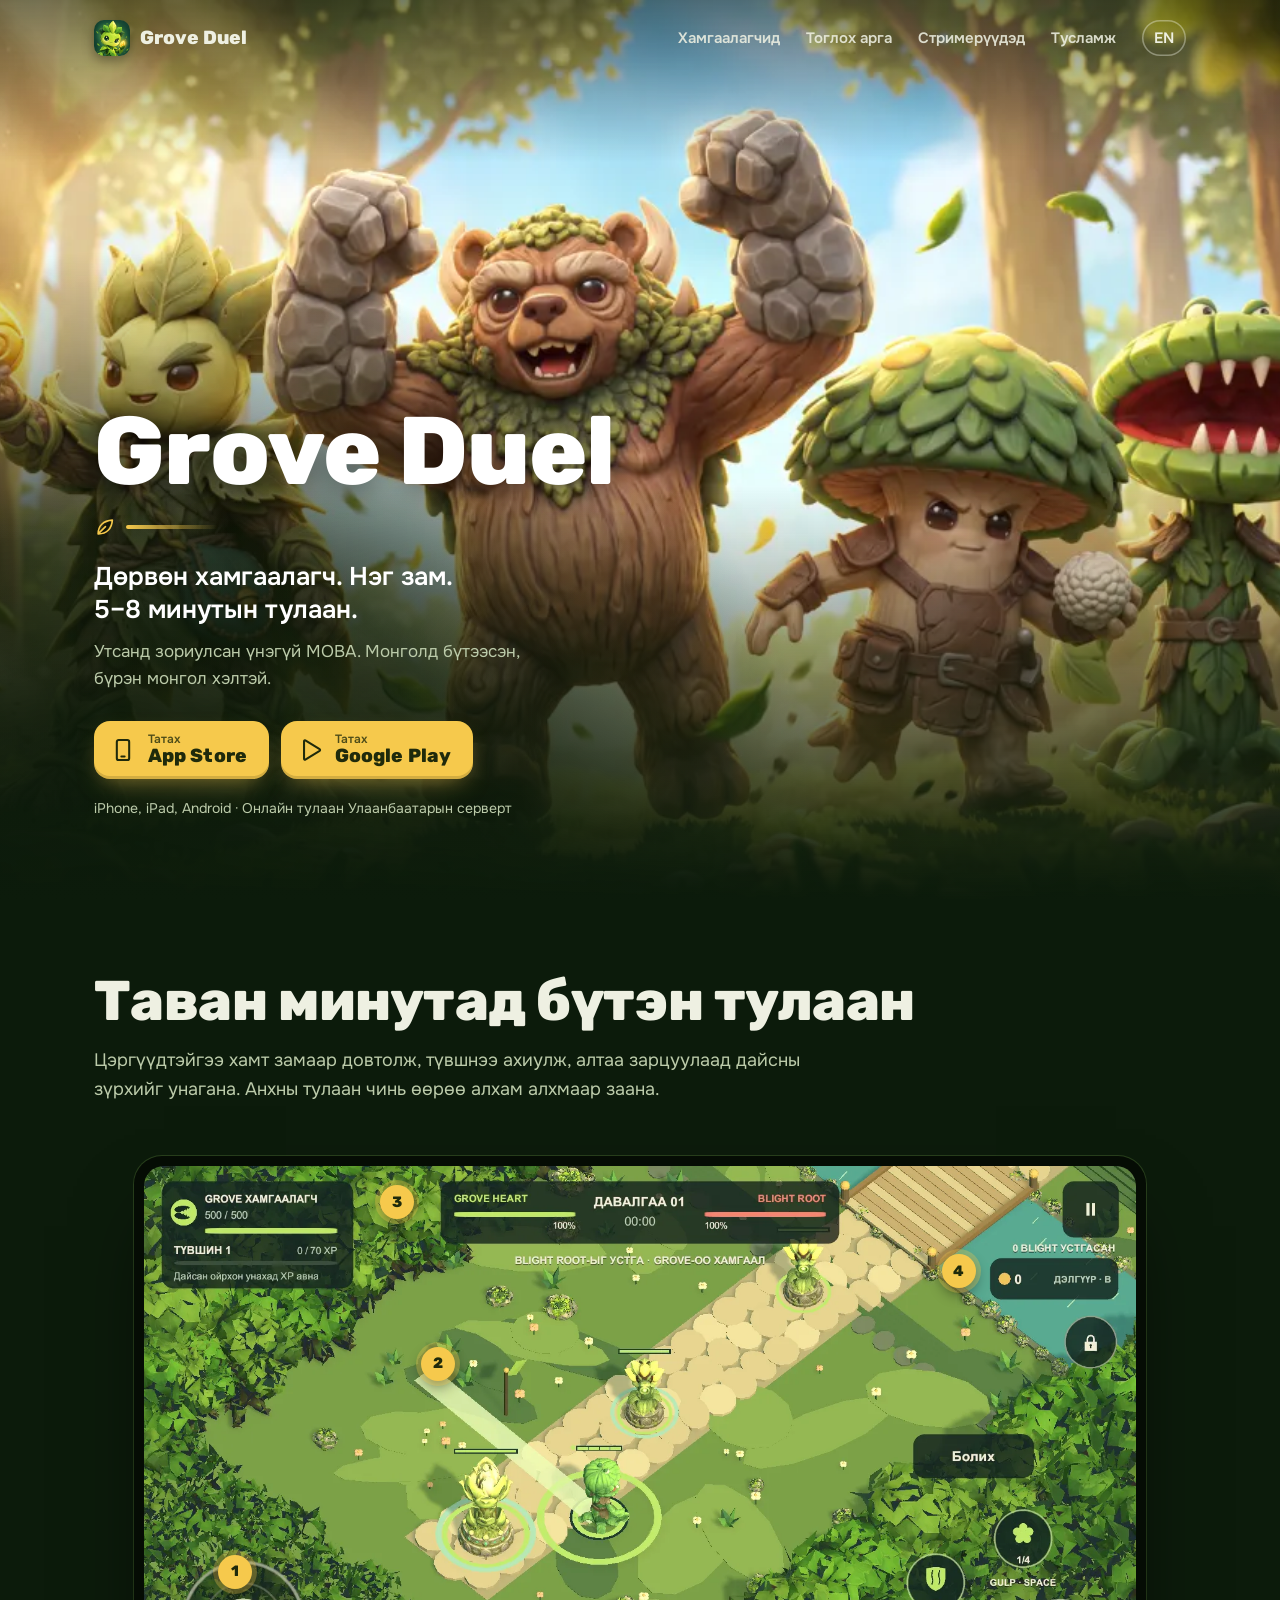
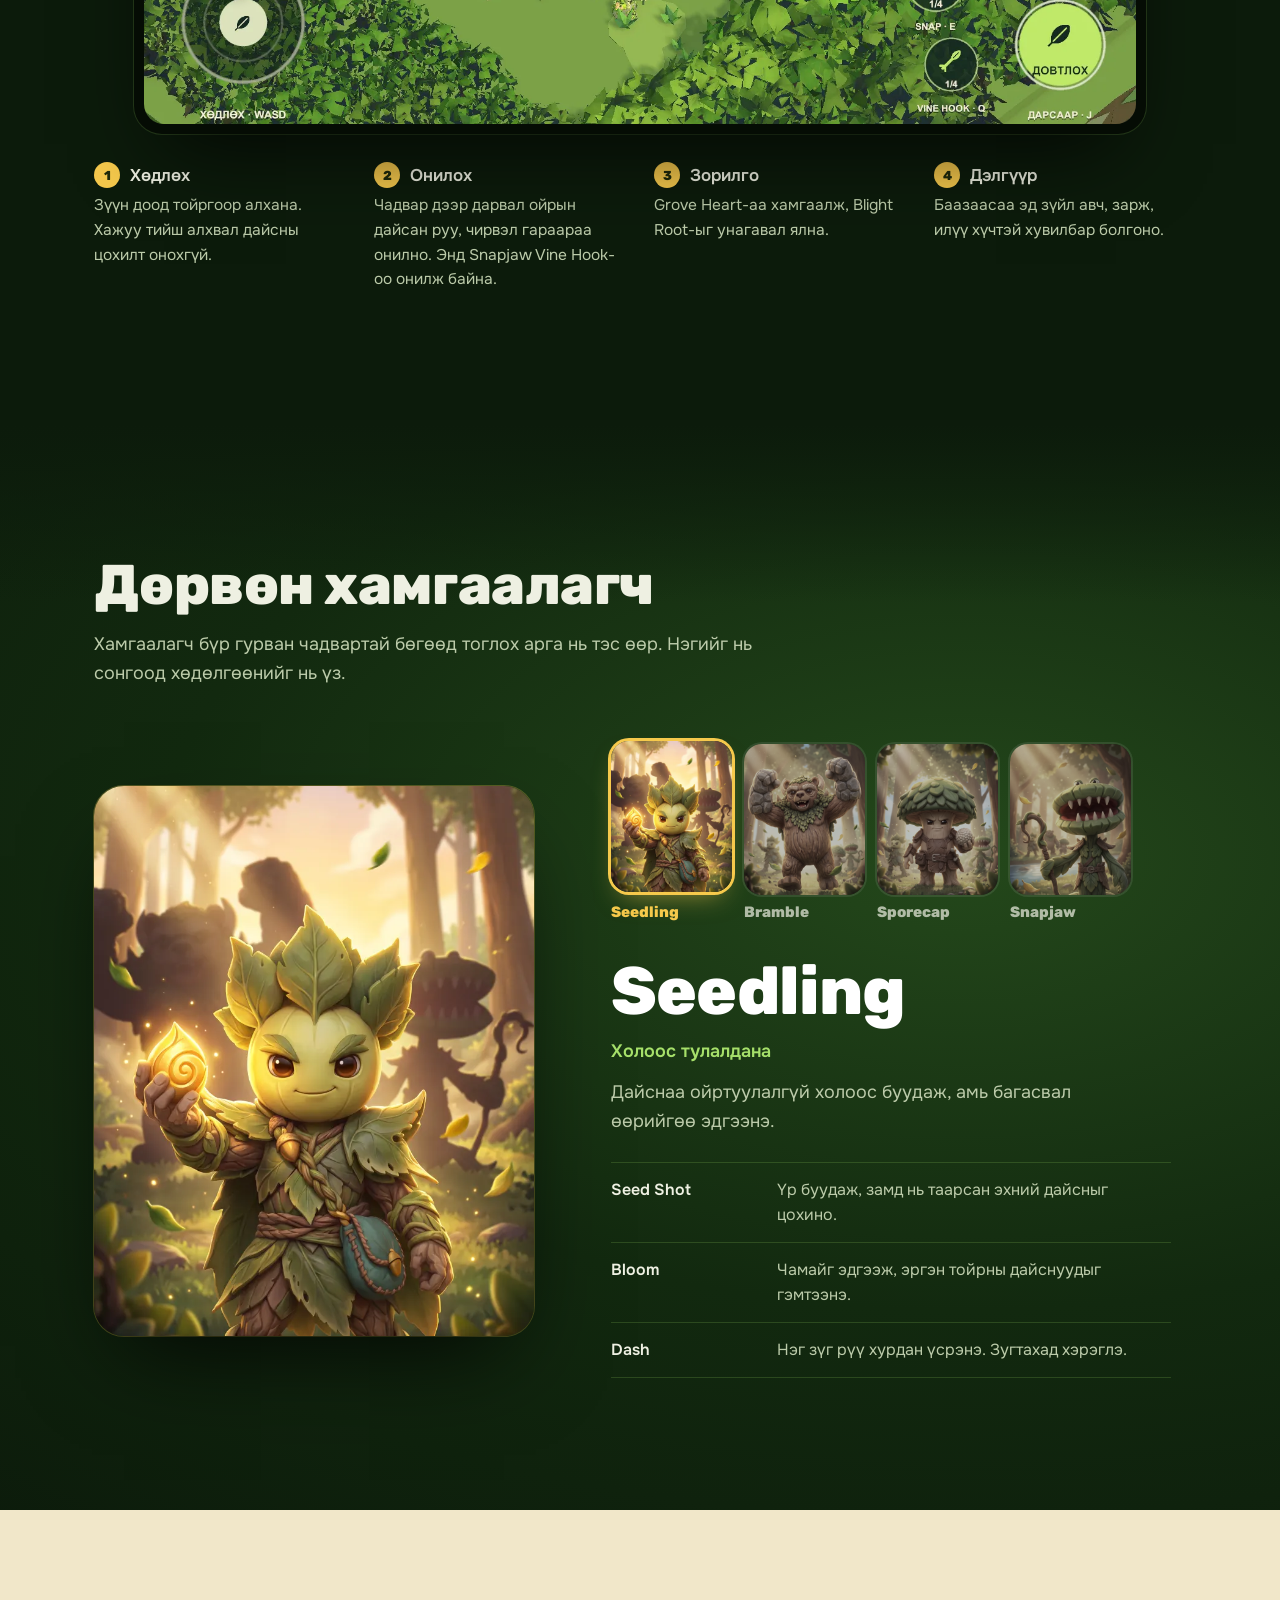
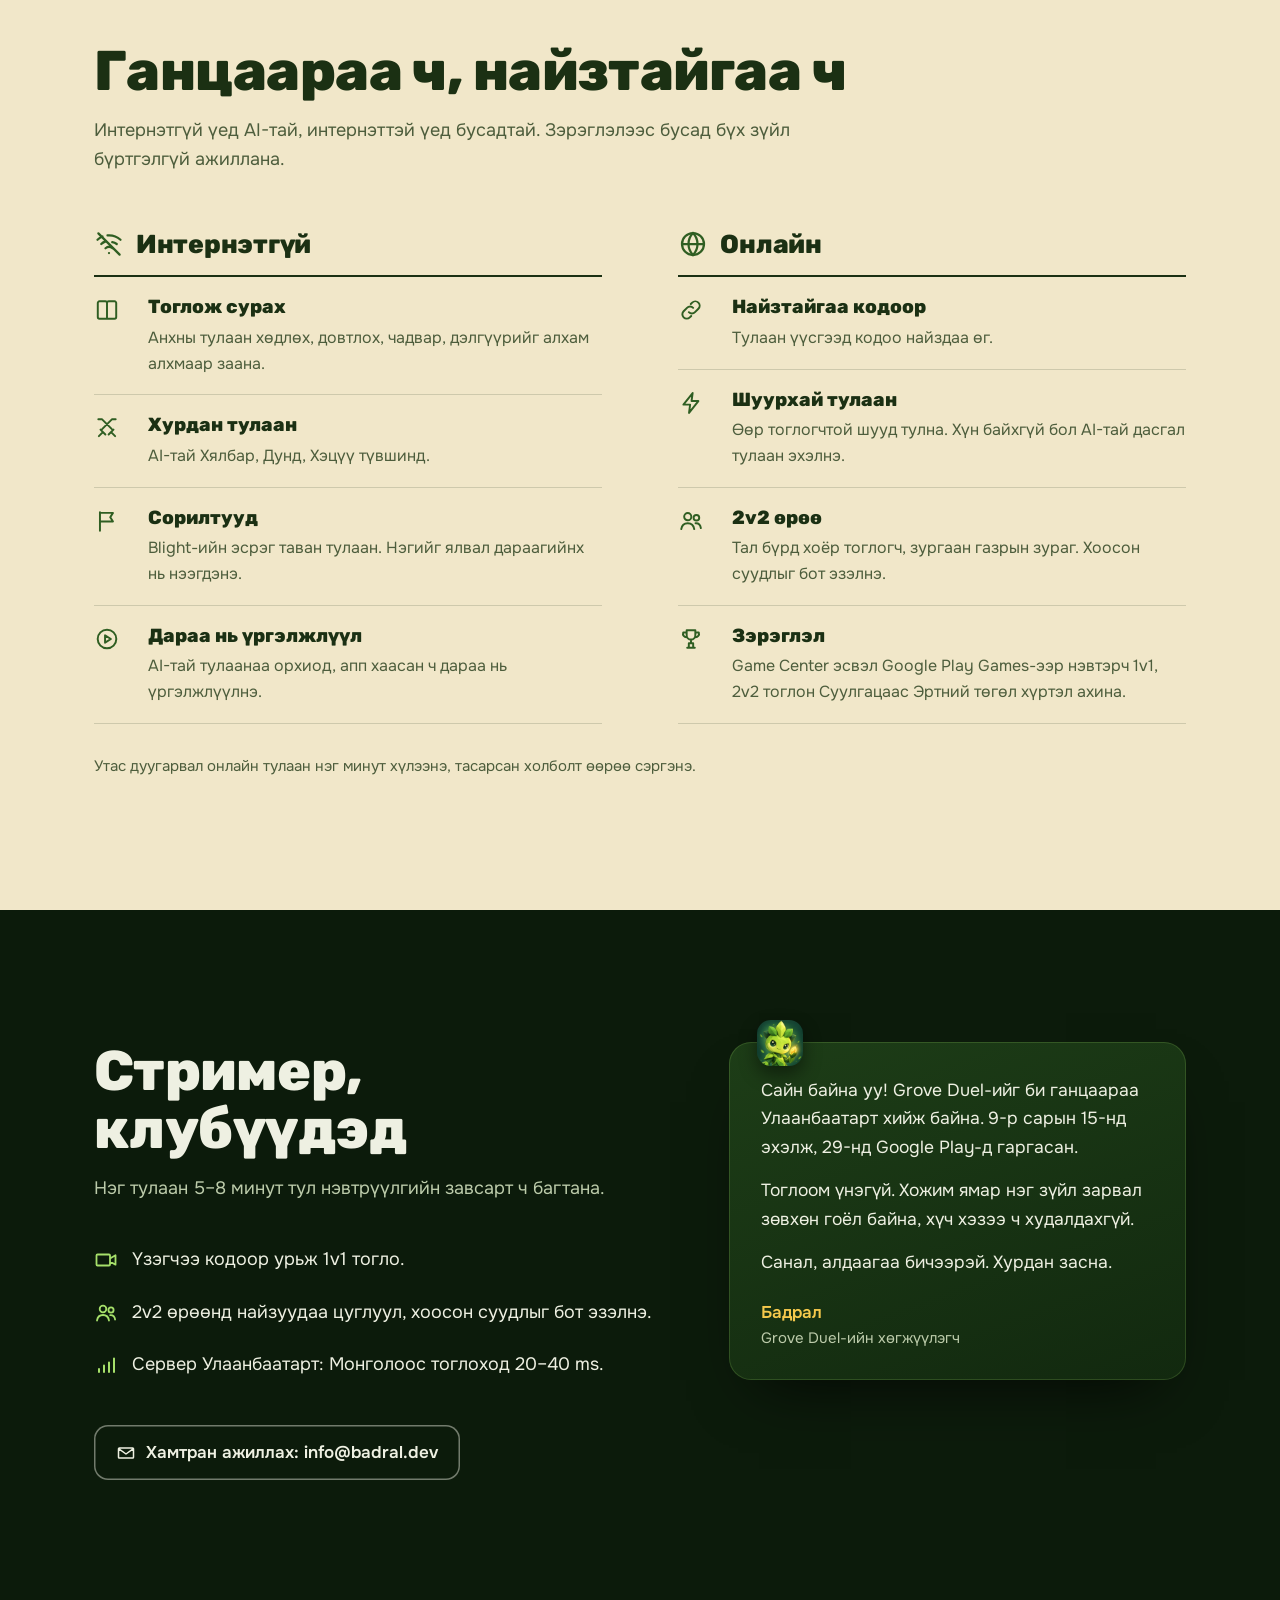
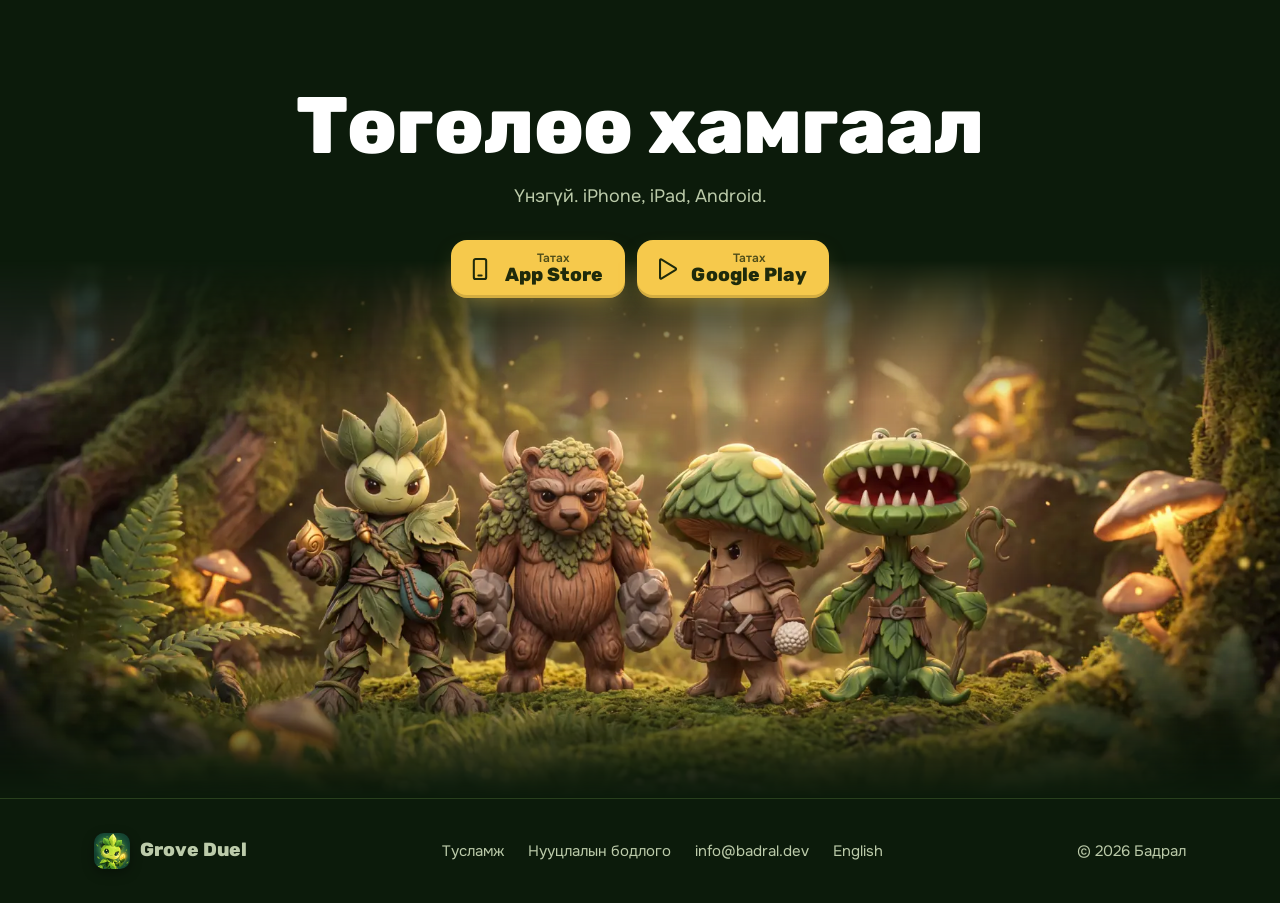
<file: index.html>
<!doctype html>
<html lang="mn">
<head>
<meta charset="utf-8">
<meta name="viewport" content="width=device-width, initial-scale=1, viewport-fit=cover">
<title>Grove Duel: утсанд зориулсан 5 минутын MOBA</title>
<meta name="description" content="Дөрвөн хамгаалагч, нэг зам, 5–8 минутын тулаан. Монголд бүтээсэн, бүрэн монгол хэлтэй, Улаанбаатарын сервертэй үнэгүй MOBA. iPhone, iPad, Android.">
<meta name="theme-color" content="#0c1b0b">
<link rel="canonical" href="https://groveduel.badral.dev/">
<link rel="alternate" hreflang="mn" href="https://groveduel.badral.dev/">
<link rel="alternate" hreflang="en" href="https://groveduel.badral.dev/en.html">
<link rel="alternate" hreflang="x-default" href="https://groveduel.badral.dev/">
<meta property="og:title" content="Grove Duel: утсанд зориулсан 5 минутын MOBA">
<meta property="og:description" content="Дөрвөн хамгаалагч, нэг зам. Монголд бүтээсэн, монгол хэлтэй, үнэгүй. iPhone, iPad, Android.">
<meta property="og:image" content="https://groveduel.badral.dev/share.png">
<meta property="og:url" content="https://groveduel.badral.dev/">
<meta property="og:type" content="website">
<meta property="og:locale" content="mn_MN">
<meta property="og:locale:alternate" content="en_US">
<meta name="twitter:card" content="summary_large_image">
<link rel="icon" href="icon.png">
<link rel="apple-touch-icon" href="icon.png">
<link rel="preload" href="fonts/Rubik-ExtraBold.ttf" as="font" type="font/ttf" crossorigin>
<link rel="preload" as="image" href="img/hero-tall-1080.webp" media="(max-width: 760px)">
<link rel="preload" as="image" href="img/hero-wide-1400.webp" imagesrcset="img/hero-wide-1400.webp 1400w, img/hero-wide-2400.webp 2400w" imagesizes="100vw" media="(min-width: 761px)">
<link rel="stylesheet" href="home.css">
<script type="application/ld+json">{"@context":"https://schema.org","@type":"VideoGame","name":"Grove Duel","url":"https://groveduel.badral.dev/","image":"https://groveduel.badral.dev/share.png","inLanguage":["mn","en"],"genre":"MOBA","gamePlatform":["iOS","Android"],"operatingSystem":"iOS, Android","applicationCategory":"Game","offers":{"@type":"Offer","price":"0","priceCurrency":"USD"},"author":{"@type":"Person","name":"Badral"}}</script>
</head>
<body>
<!--
THESIS: Grove Duel's own key art is the first thing a visitor meets, full-bleed, with the offer and both store buttons inside the first screen; it refuses the category default of a centered logo over a blurred screenshot carousel.
OWN-WORLD: deep forest ground (#0c1b0b to #24481b) owns the page; sun gold (#f6c94c, the game's Play button) is the only action color; leaf green marks roles; one sunlit cream band for ways to play. Rubik ExtraBold display, Onest body, line icons in one 1.8 stroke.
STORY: see the guardians, understand a five-minute lane duel from a real annotated screenshot, pick a guardian and watch it move, learn the offline and online ways to play, meet the developer, download.
FIRST VIEWPORT: key art fills the screen (wide on desktop, tall on phones); bottom-left: Grove Duel at up to 6rem, gold leaf rule, one-line offer, sub line, gold App Store and Google Play buttons, device line.
FORM: user-pinned option A ("cinematic") from the 2 Nov brainstorm round; concept-seed not run because a pinned direction beats the roll; code-led (no image generation in use for this project).
FINISH: unreviewed and undocumented is unfinished; this build ends with the finish review, the verdict, DESIGN.md, and every shipping raster carrying its provenance
-->
<svg width="0" height="0" style="position:absolute" aria-hidden="true">
  <defs>
    <symbol id="i-leaf" viewBox="0 0 24 24"><path fill="none" stroke="currentColor" stroke-width="1.8" stroke-linecap="round" stroke-linejoin="round" d="M4.5 19.5C4.5 11 10 5 20 4.5 19.5 14 13.5 19.5 5 19.5M4.5 19.5l8-8"/></symbol>
    <symbol id="i-phone" viewBox="0 0 24 24"><path fill="none" stroke="currentColor" stroke-width="1.9" stroke-linecap="round" stroke-linejoin="round" d="M8 2.8h8a1.7 1.7 0 0 1 1.7 1.7v15a1.7 1.7 0 0 1-1.7 1.7H8a1.7 1.7 0 0 1-1.7-1.7v-15A1.7 1.7 0 0 1 8 2.8zM10.5 18h3"/></symbol>
    <symbol id="i-play" viewBox="0 0 24 24"><path fill="none" stroke="currentColor" stroke-width="1.9" stroke-linejoin="round" d="M6.5 3.9v16.2a.8.8 0 0 0 1.2.7l13.2-8.1a.8.8 0 0 0 0-1.4L7.7 3.2a.8.8 0 0 0-1.2.7z"/></symbol>
    <symbol id="i-book" viewBox="0 0 24 24"><path fill="none" stroke="currentColor" stroke-width="1.8" stroke-linejoin="round" d="M3.5 5.5c0-.8.7-1.5 1.5-1.5h5.5a1.5 1.5 0 0 1 1.5 1.5V20H5a1.5 1.5 0 0 1-1.5-1.5zM20.5 5.5c0-.8-.7-1.5-1.5-1.5h-5.5A1.5 1.5 0 0 0 12 5.5V20h7a1.5 1.5 0 0 0 1.5-1.5z"/></symbol>
    <symbol id="i-swords" viewBox="0 0 24 24"><path fill="none" stroke="currentColor" stroke-width="1.8" stroke-linecap="round" stroke-linejoin="round" d="M4 4h3.5l9 9M20 4h-3.5l-9 9M6 13.5l4.5 4.5M18 13.5 13.5 18M8.2 15.8 4.5 19.5M15.8 15.8l3.7 3.7"/></symbol>
    <symbol id="i-flag" viewBox="0 0 24 24"><path fill="none" stroke="currentColor" stroke-width="1.8" stroke-linecap="round" stroke-linejoin="round" d="M5.5 21V4M5.5 4.5h12l-2.5 4 2.5 4h-12"/></symbol>
    <symbol id="i-resume" viewBox="0 0 24 24"><g fill="none" stroke="currentColor" stroke-width="1.8" stroke-linejoin="round"><circle cx="12" cy="12" r="8.6"/><path d="M10.2 8.6v6.8l5.4-3.4z"/></g></symbol>
    <symbol id="i-link" viewBox="0 0 24 24"><path fill="none" stroke="currentColor" stroke-width="1.8" stroke-linecap="round" stroke-linejoin="round" d="M10 14a4 4 0 0 0 5.7 0l3.1-3.1a4 4 0 0 0-5.7-5.7l-1.3 1.3M14 10a4 4 0 0 0-5.7 0l-3.1 3.1a4 4 0 0 0 5.7 5.7l1.3-1.3"/></symbol>
    <symbol id="i-bolt" viewBox="0 0 24 24"><path fill="none" stroke="currentColor" stroke-width="1.8" stroke-linejoin="round" d="M13.5 2.8 5 13.5h6.2l-1 7.7 8.6-11h-6.3z"/></symbol>
    <symbol id="i-users" viewBox="0 0 24 24"><g fill="none" stroke="currentColor" stroke-width="1.8" stroke-linecap="round"><circle cx="9" cy="8" r="3.3"/><path d="M3 19.5c.5-3.4 2.9-5.5 6-5.5s5.5 2.1 6 5.5"/><circle cx="17" cy="9" r="2.6"/><path d="M16.2 14.1c2.7-.2 4.5 1.6 4.9 4.4"/></g></symbol>
    <symbol id="i-trophy" viewBox="0 0 24 24"><path fill="none" stroke="currentColor" stroke-width="1.8" stroke-linecap="round" stroke-linejoin="round" d="M8 4h8v4.5a4 4 0 0 1-8 0zM8 6H4.8a3.2 3.2 0 0 0 3.4 4.3M16 6h3.2a3.2 3.2 0 0 1-3.4 4.3M12 12.5v3.5M8.5 20h7M10 16h4v4h-4z"/></symbol>
    <symbol id="i-offline" viewBox="0 0 24 24"><path fill="none" stroke="currentColor" stroke-width="1.8" stroke-linecap="round" d="M2.8 8.6a13.6 13.6 0 0 1 4-2.6M10.8 5.1A13.6 13.6 0 0 1 21.2 8.6M5.8 12a9 9 0 0 1 3-1.9M14.6 10.5A9 9 0 0 1 18.2 12M9.2 15.4a4.3 4.3 0 0 1 5.6 0M12 19.2h.01M3.5 3.5l17 17"/></symbol>
    <symbol id="i-globe" viewBox="0 0 24 24"><g fill="none" stroke="currentColor" stroke-width="1.8"><circle cx="12" cy="12" r="8.8"/><path d="M3.2 12h17.6M12 3.2c2.4 2.5 3.6 5.4 3.6 8.8s-1.2 6.3-3.6 8.8c-2.4-2.5-3.6-5.4-3.6-8.8s1.2-6.3 3.6-8.8z"/></g></symbol>
    <symbol id="i-video" viewBox="0 0 24 24"><path fill="none" stroke="currentColor" stroke-width="1.8" stroke-linejoin="round" d="M3.5 6.5h11.5a1 1 0 0 1 1 1v9a1 1 0 0 1-1 1H3.5a1 1 0 0 1-1-1v-9a1 1 0 0 1 1-1zM16 10.5l5.5-3.2v9.4L16 13.5"/></symbol>
    <symbol id="i-signal" viewBox="0 0 24 24"><path fill="none" stroke="currentColor" stroke-width="2" stroke-linecap="round" d="M5 19v-3M10 19v-6.5M15 19V9.5M20 19V5.5"/></symbol>
    <symbol id="i-clock" viewBox="0 0 24 24"><g fill="none" stroke="currentColor" stroke-width="1.8" stroke-linecap="round"><circle cx="12" cy="12" r="8.6"/><path d="M12 7.5V12l3 2"/></g></symbol>
    <symbol id="i-mail" viewBox="0 0 24 24"><path fill="none" stroke="currentColor" stroke-width="1.8" stroke-linejoin="round" d="M4 6h16a1 1 0 0 1 1 1v10a1 1 0 0 1-1 1H4a1 1 0 0 1-1-1V7a1 1 0 0 1 1-1zM3.5 7l8.5 6.2L20.5 7"/></symbol>
  </defs>
</svg>
<a class="skip" href="#main">Үндсэн хэсэг рүү</a>

<header class="hero">
  <picture class="hero-art">
    <source media="(max-width: 760px)" srcset="img/hero-tall-1080.webp">
    <img src="img/hero-wide-1400.webp" srcset="img/hero-wide-1400.webp 1400w, img/hero-wide-2400.webp 2400w" sizes="100vw" width="2400" height="1029" fetchpriority="high" alt="Grove Duel-ийн дөрвөн хамгаалагч ойд: Seedling, Bramble, Sporecap, Snapjaw">
  </picture>
  <div class="top">
    <div class="wrap">
      <a class="brand" href="./"><img src="icon.png" alt="" width="36" height="36">Grove Duel</a>
      <nav aria-label="Үндсэн цэс">
        <a href="#guardians">Хамгаалагчид</a>
        <a href="#modes">Тоглох арга</a>
        <a href="#creators">Стримерүүдэд</a>
        <a href="support.html#mn">Тусламж</a>
        <a class="lang" href="en.html" hreflang="en" lang="en">EN</a>
      </nav>
    </div>
  </div>
  <div class="hero-copy wrap">
    <h1>Grove Duel</h1>
    <div class="mark" aria-hidden="true"><svg><use href="#i-leaf"/></svg><i></i></div>
    <p class="lead">Дөрвөн хамгаалагч. Нэг зам. 5–8 минутын тулаан.</p>
    <p class="sub">Утсанд зориулсан үнэгүй MOBA. Монголд бүтээсэн, бүрэн монгол хэлтэй.</p>
    <div class="stores">
      <a class="store" data-store="ios" href="https://apps.apple.com/app/grove-duel/id6814047617"><svg aria-hidden="true"><use href="#i-phone"/></svg><span><small>Татах</small><b>App Store</b></span></a>
      <a class="store" data-store="play" href="https://play.google.com/store/apps/details?id=mn.badral.groveduel&amp;hl=mn"><svg aria-hidden="true"><use href="#i-play"/></svg><span><small>Татах</small><b>Google Play</b></span></a>
    </div>
    <p class="meta">iPhone, iPad, Android · Онлайн тулаан Улаанбаатарын серверт</p>
  </div>
</header>

<main id="main">

<section class="match" aria-labelledby="match-h">
  <div class="wrap">
    <h2 id="match-h">Таван минутад бүтэн тулаан</h2>
    <p class="intro">Цэргүүдтэйгээ хамт замаар довтолж, түвшнээ ахиулж, алтаа зарцуулаад дайсны зүрхийг унагана. Анхны тулаан чинь өөрөө алхам алхмаар заана.</p>
    <figure class="shot">
      <img src="img/match-mn.webp" width="1600" height="900" loading="lazy" decoding="async" alt="Тоглоомын бодит зураг: Snapjaw замын голд Vine Hook-оо онилж байна, дээд талд Grove Heart, Blight Root-ын амь, баруун доод талд чадварын товчнууд.">
      <span class="pin" style="left:10%;top:72%" aria-hidden="true">1</span>
      <span class="pin" style="left:30%;top:36%" aria-hidden="true">2</span>
      <span class="pin" style="left:26%;top:8%" aria-hidden="true">3</span>
      <span class="pin" style="left:81.5%;top:20%" aria-hidden="true">4</span>
    </figure>
    <ol class="legend">
      <li><strong>Хөдлөх</strong>Зүүн доод тойргоор алхана. Хажуу тийш алхвал дайсны цохилт онохгүй.</li>
      <li><strong>Онилох</strong>Чадвар дээр дарвал ойрын дайсан руу, чирвэл гараараа онилно. Энд Snapjaw Vine Hook-оо онилж байна.</li>
      <li><strong>Зорилго</strong>Grove Heart-аа хамгаалж, Blight Root-ыг унагавал ялна.</li>
      <li><strong>Дэлгүүр</strong>Баазаасаа эд зүйл авч, зарж, илүү хүчтэй хувилбар болгоно.</li>
    </ol>
  </div>
</section>

<section class="guardians" id="guardians" aria-labelledby="guardians-h">
  <div class="wrap">
    <h2 id="guardians-h">Дөрвөн хамгаалагч</h2>
    <p class="intro">Хамгаалагч бүр гурван чадвартай бөгөөд тоглох арга нь тэс өөр. Нэгийг нь сонгоод хөдөлгөөнийг нь үз.</p>
    <div class="g-layout">
      <div class="stage">
        <figure class="on"><video muted loop playsinline preload="none" poster="img/seedling-720.webp" aria-label="Seedling хөдөлж байгаа нь"><source src="media/seedling.mp4" type="video/mp4"></video></figure>
        <figure><video muted loop playsinline preload="none" poster="img/bramble-720.webp" aria-label="Bramble хөдөлж байгаа нь"><source src="media/bramble.mp4" type="video/mp4"></video></figure>
        <figure><video muted loop playsinline preload="none" poster="img/sporecap-720.webp" aria-label="Sporecap хөдөлж байгаа нь"><source src="media/sporecap.mp4" type="video/mp4"></video></figure>
        <figure><video muted loop playsinline preload="none" poster="img/snapjaw-720.webp" aria-label="Snapjaw хөдөлж байгаа нь"><source src="media/snapjaw.mp4" type="video/mp4"></video></figure>
      </div>
      <div class="g-side">
        <div class="picker" role="tablist" aria-label="Хамгаалагч сонгох">
          <button class="pick" role="tab" id="t-seedling" aria-controls="p-seedling" aria-selected="true"><span class="face" style="background-image:url(img/seedling-720.webp)"></span><b>Seedling</b></button>
          <button class="pick" role="tab" id="t-bramble" aria-controls="p-bramble" aria-selected="false" tabindex="-1"><span class="face" style="background-image:url(img/bramble-720.webp)"></span><b>Bramble</b></button>
          <button class="pick" role="tab" id="t-sporecap" aria-controls="p-sporecap" aria-selected="false" tabindex="-1"><span class="face" style="background-image:url(img/sporecap-720.webp)"></span><b>Sporecap</b></button>
          <button class="pick" role="tab" id="t-snapjaw" aria-controls="p-snapjaw" aria-selected="false" tabindex="-1"><span class="face" style="background-image:url(img/snapjaw-720.webp)"></span><b>Snapjaw</b></button>
        </div>
        <div class="g-panels">
          <div class="g-panel" role="tabpanel" id="p-seedling" aria-labelledby="t-seedling">
            <h3>Seedling</h3>
            <span class="role">Холоос тулалдана</span>
            <p>Дайснаа ойртуулалгүй холоос буудаж, амь багасвал өөрийгөө эдгээнэ.</p>
            <ul class="skills">
              <li><b>Seed Shot</b>Үр буудаж, замд нь таарсан эхний дайсныг цохино.</li>
              <li><b>Bloom</b>Чамайг эдгээж, эргэн тойрны дайснуудыг гэмтээнэ.</li>
              <li><b>Dash</b>Нэг зүг рүү хурдан үсрэнэ. Зугтахад хэрэглэ.</li>
            </ul>
          </div>
          <div class="g-panel" role="tabpanel" id="p-bramble" aria-labelledby="t-bramble" hidden>
            <h3>Bramble</h3>
            <span class="role">Ойроос тулалдана</span>
            <p>Тулааны голд орж, цохилтыг биеэрээ даана.</p>
            <ul class="skills">
              <li><b>Thorn Lunge</b>Урагш шүүрч, замд таарсан эхний дайсныг цохино.</li>
              <li><b>Bark Guard</b>Холтсоо хатууруулж, хэсэг зуур бага гэмтэл авна.</li>
              <li><b>Bramble Quake</b>Газар цохиж, эргэн тойрны бүх дайсныг гэмтээнэ.</li>
            </ul>
          </div>
          <div class="g-panel" role="tabpanel" id="p-sporecap" aria-labelledby="t-sporecap" hidden>
            <h3>Sporecap</h3>
            <span class="role">Тулааныг хянана</span>
            <p>Дайснаа удаашруулж, газарт тогтоож, өөрөө холдоно.</p>
            <ul class="skills">
              <li><b>Spore Burst</b>Спор цацаж, хүрсэн дайснуудыг гэмтээж удаашруулна.</li>
              <li><b>Tangle</b>Буудаж, онсон дайснаа гэмтээж хэсэг зуур газарт тогтооно.</li>
              <li><b>Puff Step</b>Богино зайд холдож үсрэн, ардаа үлдсэн дайснуудыг удаашруулна.</li>
            </ul>
          </div>
          <div class="g-panel" role="tabpanel" id="p-snapjaw" aria-labelledby="t-snapjaw" hidden>
            <h3>Snapjaw</h3>
            <span class="role">Барьж авна</span>
            <p>Дайснаа ороонгоор татаж авчраад, хазаж тогтооно.</p>
            <ul class="skills">
              <li><b>Vine Hook</b>Ороонго шидэж, барьсан эхний дайснаа өөр лүүгээ татна.</li>
              <li><b>Snap</b>Хүрэх зайн дайсныг хазаж, хэсэг зуур тогтооно.</li>
              <li><b>Gulp</b>Дайсны цэргийг бүхлээр нь залгиж, чамайг эдгээнэ.</li>
            </ul>
          </div>
        </div>
      </div>
    </div>
  </div>
</section>

<section class="modes" id="modes" aria-labelledby="modes-h">
  <div class="wrap">
    <h2 id="modes-h">Ганцаараа ч, найзтайгаа ч</h2>
    <p class="intro">Интернэтгүй үед AI-тай, интернэттэй үед бусадтай. Зэрэглэлээс бусад бүх зүйл бүртгэлгүй ажиллана.</p>
    <div class="cols">
      <div>
        <h3><svg aria-hidden="true"><use href="#i-offline"/></svg>Интернэтгүй</h3>
        <ul class="ways">
          <li><svg aria-hidden="true"><use href="#i-book"/></svg><b>Тоглож сурах</b><span>Анхны тулаан хөдлөх, довтлох, чадвар, дэлгүүрийг алхам алхмаар заана.</span></li>
          <li><svg aria-hidden="true"><use href="#i-swords"/></svg><b>Хурдан тулаан</b><span>AI-тай Хялбар, Дунд, Хэцүү түвшинд.</span></li>
          <li><svg aria-hidden="true"><use href="#i-flag"/></svg><b>Сорилтууд</b><span>Blight-ийн эсрэг таван тулаан. Нэгийг ялвал дараагийнх нь нээгдэнэ.</span></li>
          <li><svg aria-hidden="true"><use href="#i-resume"/></svg><b>Дараа нь үргэлжлүүл</b><span>AI-тай тулаанаа орхиод, апп хаасан ч дараа нь үргэлжлүүлнэ.</span></li>
        </ul>
      </div>
      <div>
        <h3><svg aria-hidden="true"><use href="#i-globe"/></svg>Онлайн</h3>
        <ul class="ways">
          <li><svg aria-hidden="true"><use href="#i-link"/></svg><b>Найзтайгаа кодоор</b><span>Тулаан үүсгээд кодоо найздаа өг.</span></li>
          <li><svg aria-hidden="true"><use href="#i-bolt"/></svg><b>Шуурхай тулаан</b><span>Өөр тоглогчтой шууд тулна. Хүн байхгүй бол AI-тай дасгал тулаан эхэлнэ.</span></li>
          <li><svg aria-hidden="true"><use href="#i-users"/></svg><b>2v2 өрөө</b><span>Тал бүрд хоёр тоглогч, зургаан газрын зураг. Хоосон суудлыг бот эзэлнэ.</span></li>
          <li><svg aria-hidden="true"><use href="#i-trophy"/></svg><b>Зэрэглэл</b><span>Game Center эсвэл Google Play Games-ээр нэвтэрч 1v1, 2v2 тоглон Суулгацаас Эртний төгөл хүртэл ахина.</span></li>
        </ul>
      </div>
    </div>
    <p class="note">Утас дуугарвал онлайн тулаан нэг минут хүлээнэ, тасарсан холболт өөрөө сэргэнэ.</p>
  </div>
</section>

<section class="creators" id="creators" aria-labelledby="creators-h">
  <div class="wrap c-grid">
    <div>
      <h2 id="creators-h">Стример, клубүүдэд</h2>
      <p class="intro">Нэг тулаан 5–8 минут тул нэвтрүүлгийн завсарт ч багтана.</p>
      <ul class="c-list">
        <li><svg aria-hidden="true"><use href="#i-video"/></svg>Үзэгчээ кодоор урьж 1v1 тогло.</li>
        <li><svg aria-hidden="true"><use href="#i-users"/></svg>2v2 өрөөнд найзуудаа цуглуул, хоосон суудлыг бот эзэлнэ.</li>
        <li><svg aria-hidden="true"><use href="#i-signal"/></svg>Сервер Улаанбаатарт: Монголоос тоглоход 20–40 ms.</li>
      </ul>
      <a class="mail" href="mailto:info@badral.dev?subject=Grove%20Duel"><svg aria-hidden="true"><use href="#i-mail"/></svg>Хамтран ажиллах: info@badral.dev</a>
    </div>
    <blockquote class="maker">
      <p>Сайн байна уу! Grove Duel-ийг би ганцаараа Улаанбаатарт хийж байна. 9-р сарын 15-нд эхэлж, 29-нд Google Play-д гаргасан.</p>
      <p>Тоглоом үнэгүй. Хожим ямар нэг зүйл зарвал зөвхөн гоёл байна, хүч хэзээ ч худалдахгүй.</p>
      <p>Санал, алдаагаа бичээрэй. Хурдан засна.</p>
      <footer>Бадрал<span>Grove Duel-ийн хөгжүүлэгч</span></footer>
    </blockquote>
  </div>
</section>

<section class="close" aria-labelledby="close-h">
  <div class="wrap">
    <h2 id="close-h">Төгөлөө хамгаал</h2>
    <p>Үнэгүй. iPhone, iPad, Android.</p>
    <div class="stores">
      <a class="store" data-store="ios" href="https://apps.apple.com/app/grove-duel/id6814047617"><svg aria-hidden="true"><use href="#i-phone"/></svg><span><small>Татах</small><b>App Store</b></span></a>
      <a class="store" data-store="play" href="https://play.google.com/store/apps/details?id=mn.badral.groveduel&amp;hl=mn"><svg aria-hidden="true"><use href="#i-play"/></svg><span><small>Татах</small><b>Google Play</b></span></a>
    </div>
  </div>
  <img src="img/grove-1800.webp" width="1800" height="772" loading="lazy" decoding="async" alt="">
</section>

</main>

<footer class="foot">
  <div class="wrap">
    <a class="brand" href="./"><img src="icon.png" alt="" width="36" height="36">Grove Duel</a>
    <nav aria-label="Доод цэс">
      <a href="support.html#mn">Тусламж</a>
      <a href="privacy.html#mn">Нууцлалын бодлого</a>
      <a href="mailto:info@badral.dev">info@badral.dev</a>
      <a href="en.html" hreflang="en" lang="en">English</a>
    </nav>
    <span>© 2026 Бадрал</span>
  </div>
</footer>

<div class="dock" aria-hidden="true">
  <span class="brand"><img src="icon.png" alt="" width="32" height="32"><span>Grove Duel<small>Үнэгүй MOBA</small></span></span>
  <a class="get" href="#close-h" tabindex="-1">Татах</a>
</div>

<script src="home.js" defer></script>
</body>
</html>
</file>
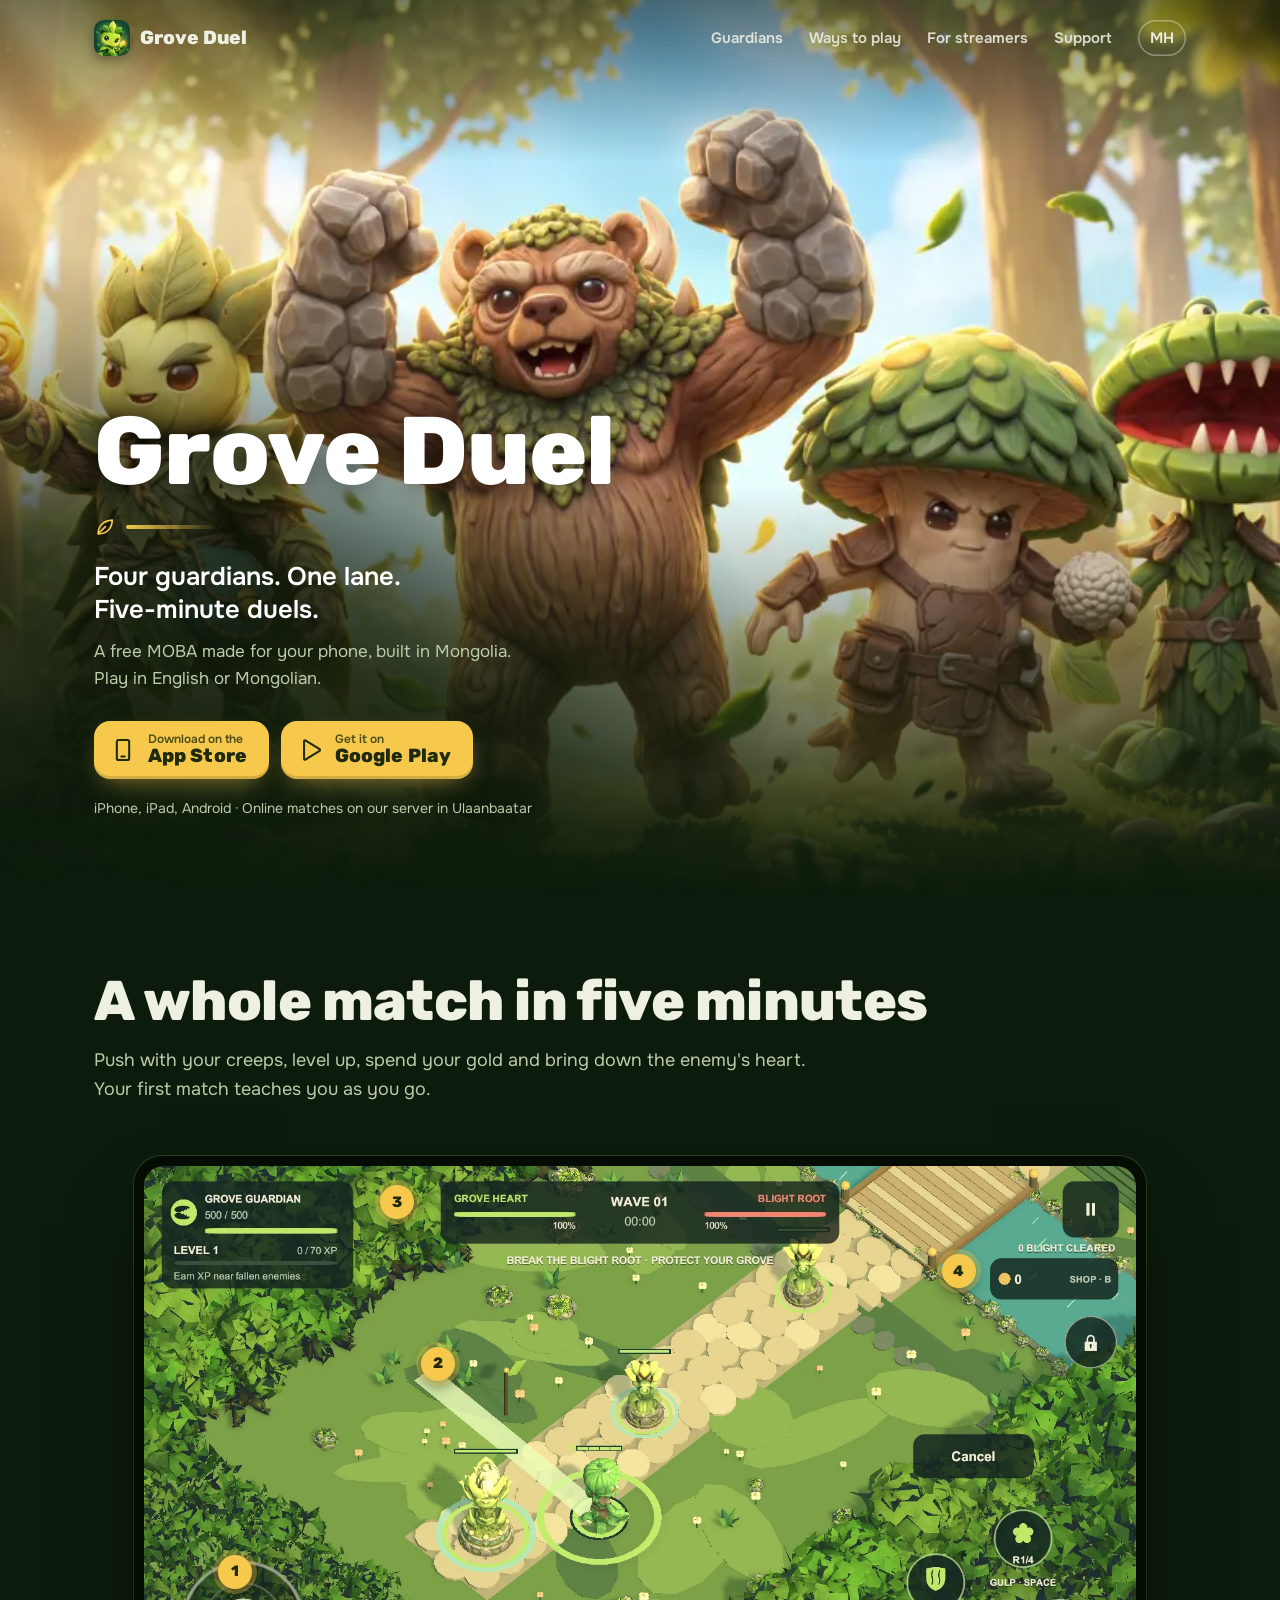
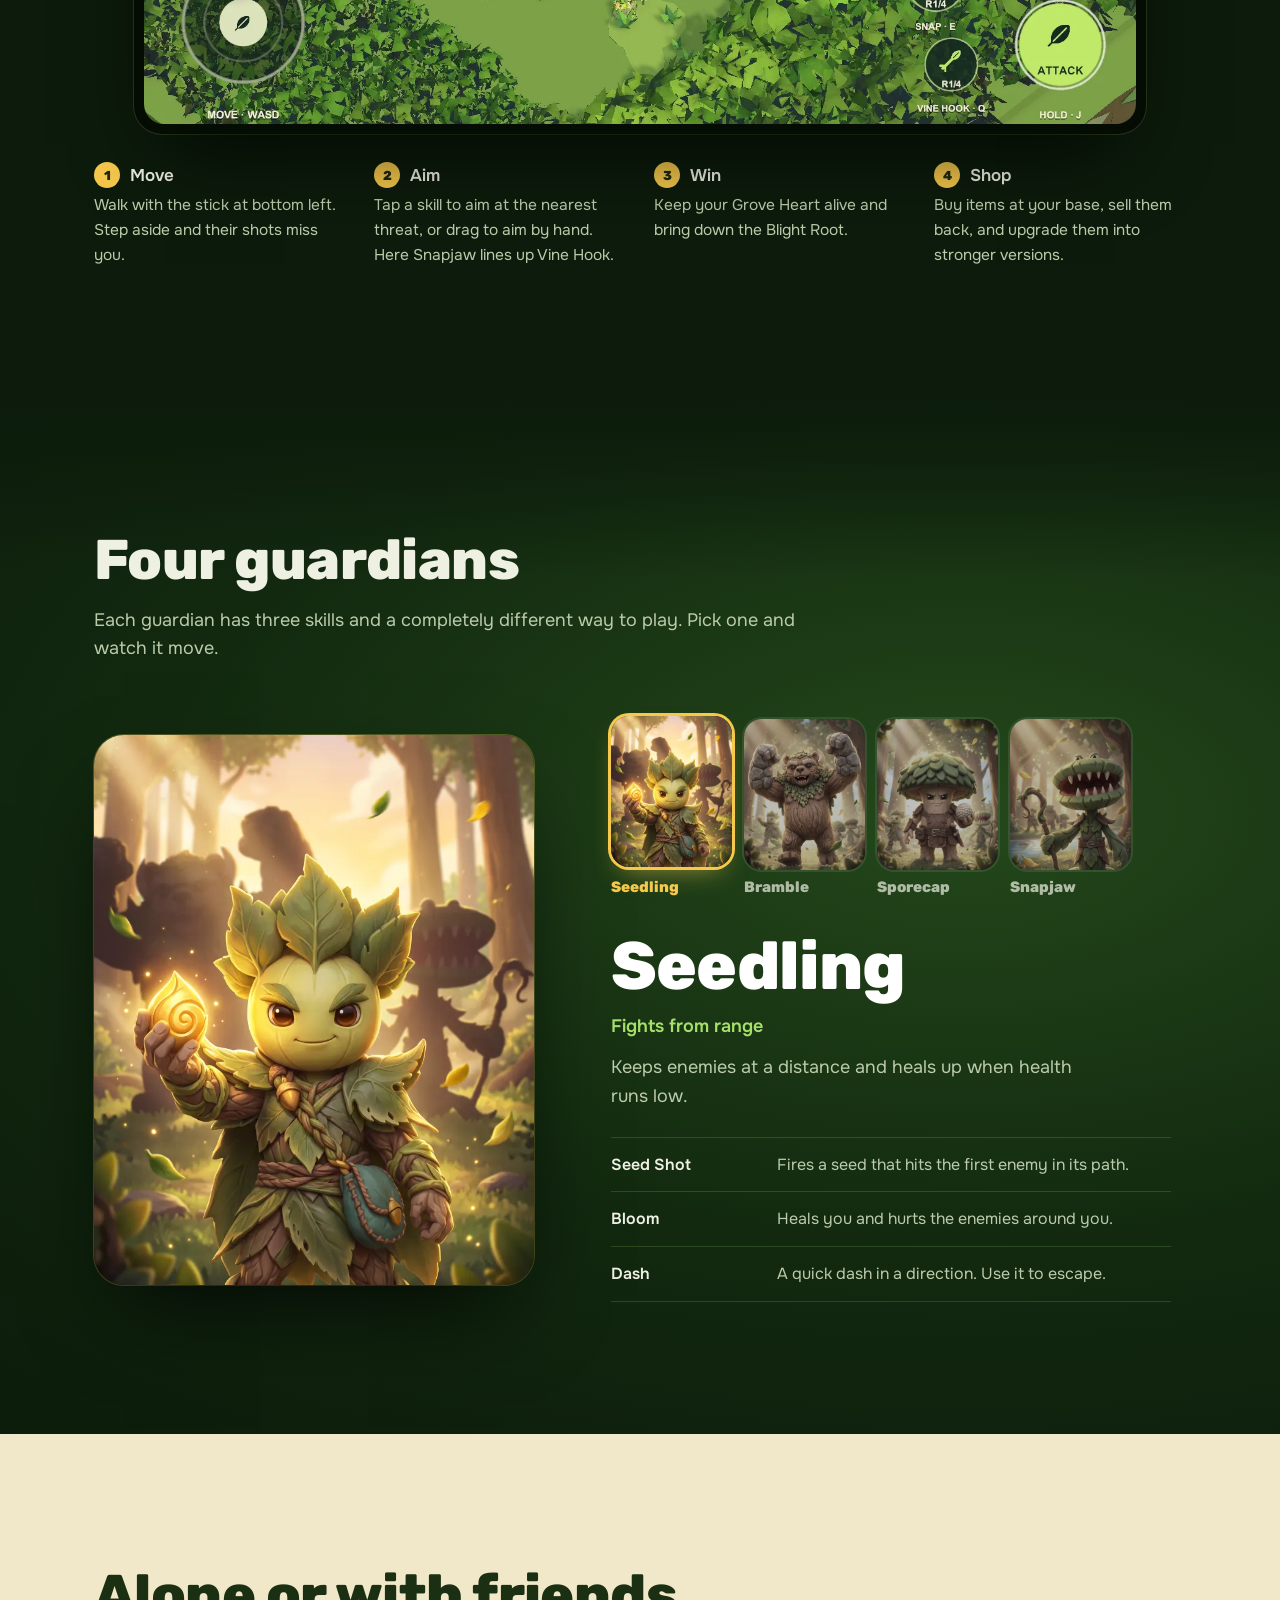
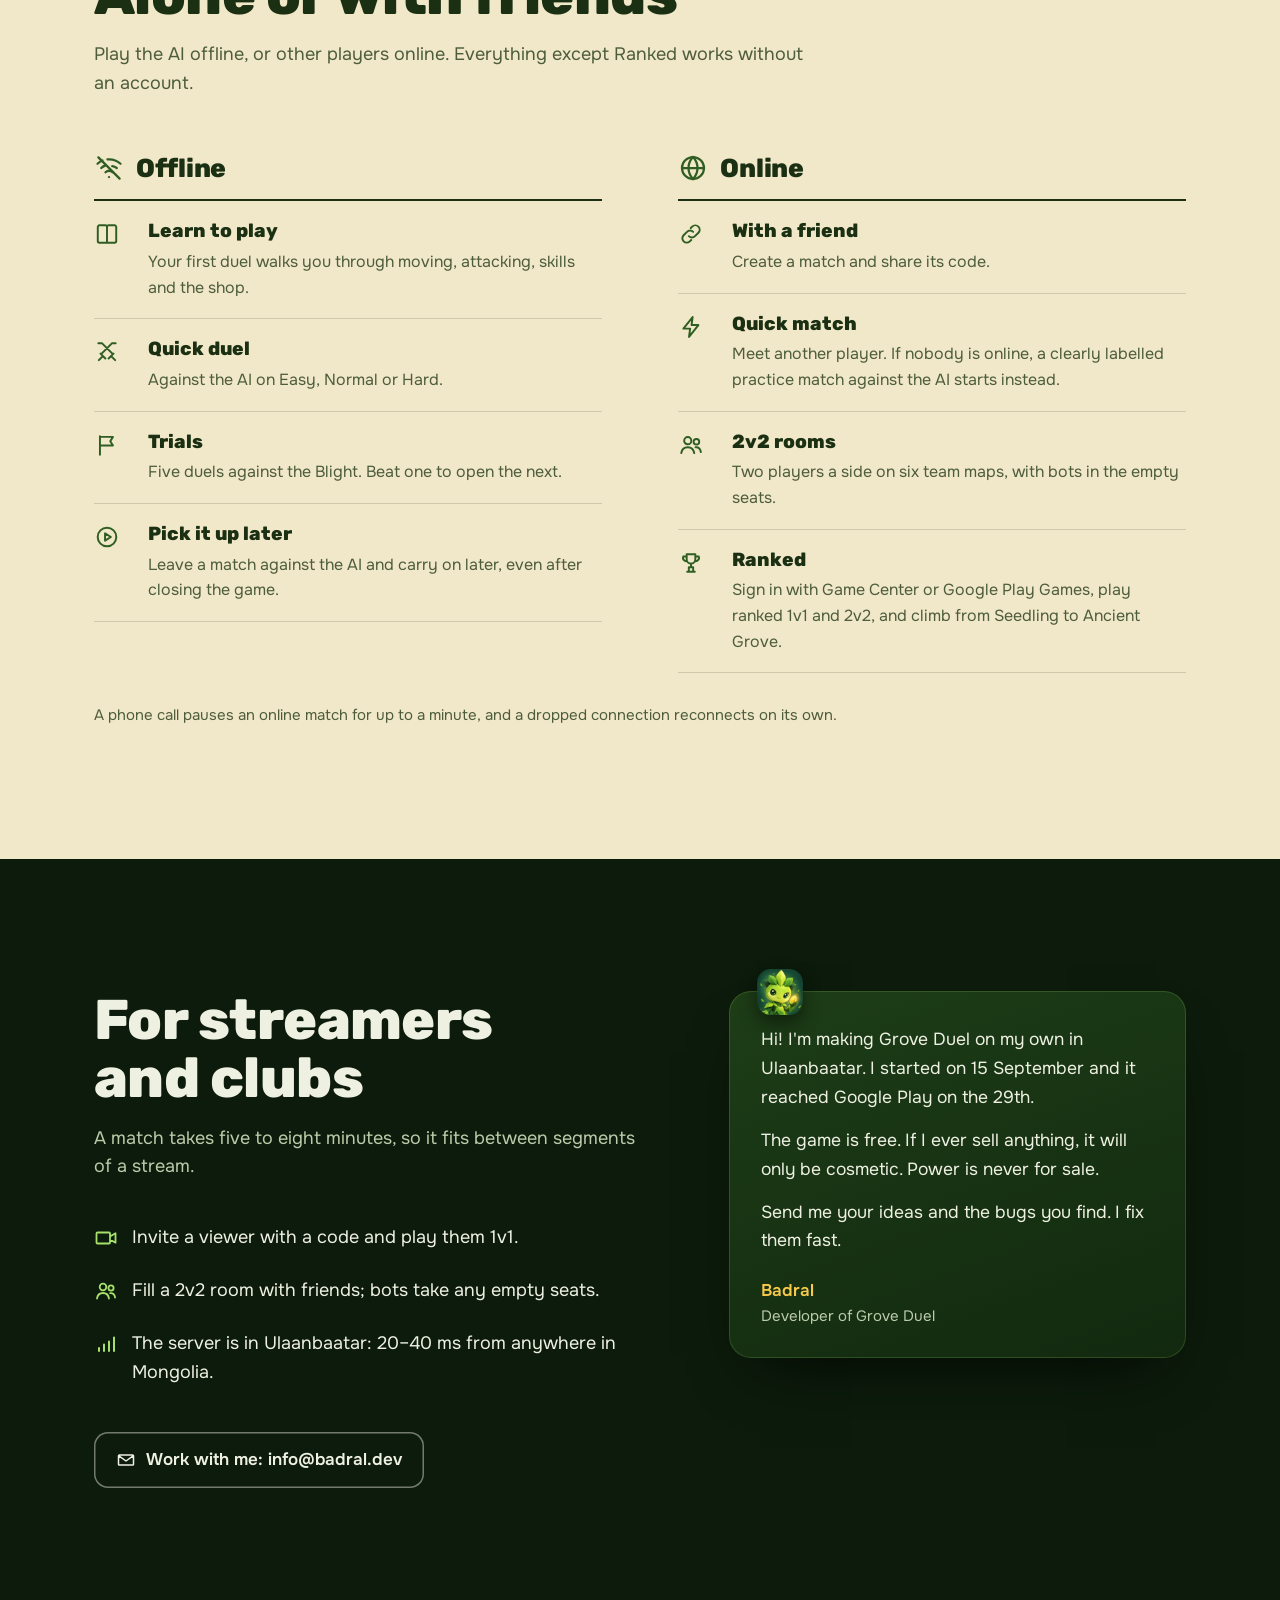
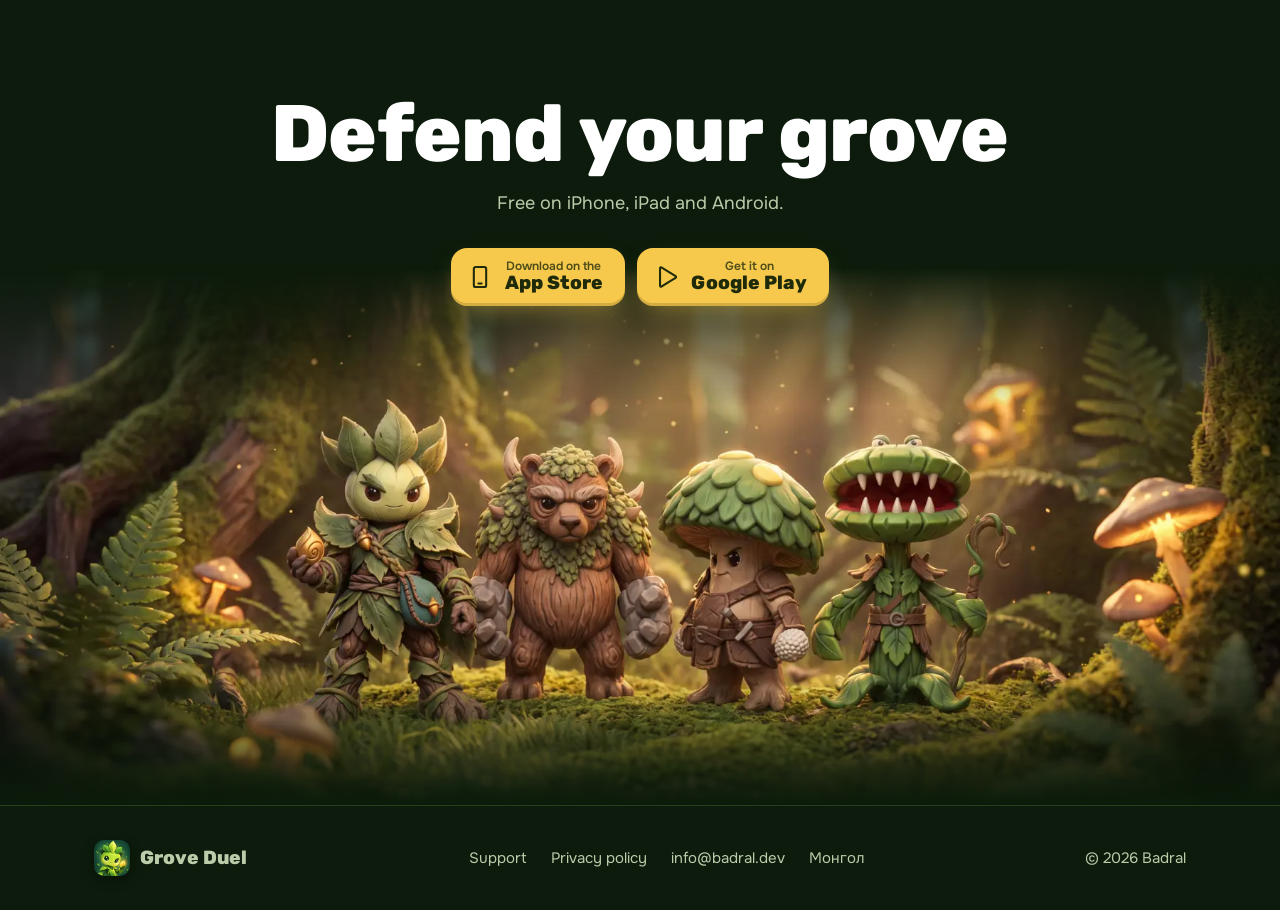
<file: en.html>
<!doctype html>
<html lang="en">
<head>
<meta charset="utf-8">
<meta name="viewport" content="width=device-width, initial-scale=1, viewport-fit=cover">
<title>Grove Duel: a five-minute MOBA for your phone</title>
<meta name="description" content="Four guardians, one lane, matches of five to eight minutes. A free mobile MOBA made in Mongolia, with its own game server in Ulaanbaatar. iPhone, iPad and Android.">
<meta name="theme-color" content="#0c1b0b">
<link rel="canonical" href="https://groveduel.badral.dev/en.html">
<link rel="alternate" hreflang="mn" href="https://groveduel.badral.dev/">
<link rel="alternate" hreflang="en" href="https://groveduel.badral.dev/en.html">
<link rel="alternate" hreflang="x-default" href="https://groveduel.badral.dev/">
<meta property="og:title" content="Grove Duel: a five-minute MOBA for your phone">
<meta property="og:description" content="Four guardians, one lane. Made in Mongolia, free, in English and Mongolian. iPhone, iPad and Android.">
<meta property="og:image" content="https://groveduel.badral.dev/share.png">
<meta property="og:url" content="https://groveduel.badral.dev/en.html">
<meta property="og:type" content="website">
<meta property="og:locale" content="en_US">
<meta property="og:locale:alternate" content="mn_MN">
<meta name="twitter:card" content="summary_large_image">
<link rel="icon" href="icon.png">
<link rel="apple-touch-icon" href="icon.png">
<link rel="preload" href="fonts/Rubik-ExtraBold.ttf" as="font" type="font/ttf" crossorigin>
<link rel="preload" as="image" href="img/hero-tall-1080.webp" media="(max-width: 760px)">
<link rel="preload" as="image" href="img/hero-wide-1400.webp" imagesrcset="img/hero-wide-1400.webp 1400w, img/hero-wide-2400.webp 2400w" imagesizes="100vw" media="(min-width: 761px)">
<link rel="stylesheet" href="home.css">
<script type="application/ld+json">{"@context":"https://schema.org","@type":"VideoGame","name":"Grove Duel","url":"https://groveduel.badral.dev/","image":"https://groveduel.badral.dev/share.png","inLanguage":["mn","en"],"genre":"MOBA","gamePlatform":["iOS","Android"],"operatingSystem":"iOS, Android","applicationCategory":"Game","offers":{"@type":"Offer","price":"0","priceCurrency":"USD"},"author":{"@type":"Person","name":"Badral"}}</script>
</head>
<body>
<!--
THESIS: Grove Duel's own key art is the first thing a visitor meets, full-bleed, with the offer and both store buttons inside the first screen; it refuses the category default of a centered logo over a blurred screenshot carousel.
OWN-WORLD: deep forest ground (#0c1b0b to #24481b) owns the page; sun gold (#f6c94c, the game's Play button) is the only action color; leaf green marks roles; one sunlit cream band for ways to play. Rubik ExtraBold display, Onest body, line icons in one 1.8 stroke.
STORY: see the guardians, understand a five-minute lane duel from a real annotated screenshot, pick a guardian and watch it move, learn the offline and online ways to play, meet the developer, download.
FIRST VIEWPORT: key art fills the screen (wide on desktop, tall on phones); bottom-left: Grove Duel at up to 6rem, gold leaf rule, one-line offer, sub line, gold App Store and Google Play buttons, device line.
FORM: user-pinned option A ("cinematic") from the 2 Nov brainstorm round; concept-seed not run because a pinned direction beats the roll; code-led (no image generation in use for this project).
FINISH: unreviewed and undocumented is unfinished; this build ends with the finish review, the verdict, DESIGN.md, and every shipping raster carrying its provenance
-->
<svg width="0" height="0" style="position:absolute" aria-hidden="true">
  <defs>
    <symbol id="i-leaf" viewBox="0 0 24 24"><path fill="none" stroke="currentColor" stroke-width="1.8" stroke-linecap="round" stroke-linejoin="round" d="M4.5 19.5C4.5 11 10 5 20 4.5 19.5 14 13.5 19.5 5 19.5M4.5 19.5l8-8"/></symbol>
    <symbol id="i-phone" viewBox="0 0 24 24"><path fill="none" stroke="currentColor" stroke-width="1.9" stroke-linecap="round" stroke-linejoin="round" d="M8 2.8h8a1.7 1.7 0 0 1 1.7 1.7v15a1.7 1.7 0 0 1-1.7 1.7H8a1.7 1.7 0 0 1-1.7-1.7v-15A1.7 1.7 0 0 1 8 2.8zM10.5 18h3"/></symbol>
    <symbol id="i-play" viewBox="0 0 24 24"><path fill="none" stroke="currentColor" stroke-width="1.9" stroke-linejoin="round" d="M6.5 3.9v16.2a.8.8 0 0 0 1.2.7l13.2-8.1a.8.8 0 0 0 0-1.4L7.7 3.2a.8.8 0 0 0-1.2.7z"/></symbol>
    <symbol id="i-book" viewBox="0 0 24 24"><path fill="none" stroke="currentColor" stroke-width="1.8" stroke-linejoin="round" d="M3.5 5.5c0-.8.7-1.5 1.5-1.5h5.5a1.5 1.5 0 0 1 1.5 1.5V20H5a1.5 1.5 0 0 1-1.5-1.5zM20.5 5.5c0-.8-.7-1.5-1.5-1.5h-5.5A1.5 1.5 0 0 0 12 5.5V20h7a1.5 1.5 0 0 0 1.5-1.5z"/></symbol>
    <symbol id="i-swords" viewBox="0 0 24 24"><path fill="none" stroke="currentColor" stroke-width="1.8" stroke-linecap="round" stroke-linejoin="round" d="M4 4h3.5l9 9M20 4h-3.5l-9 9M6 13.5l4.5 4.5M18 13.5 13.5 18M8.2 15.8 4.5 19.5M15.8 15.8l3.7 3.7"/></symbol>
    <symbol id="i-flag" viewBox="0 0 24 24"><path fill="none" stroke="currentColor" stroke-width="1.8" stroke-linecap="round" stroke-linejoin="round" d="M5.5 21V4M5.5 4.5h12l-2.5 4 2.5 4h-12"/></symbol>
    <symbol id="i-resume" viewBox="0 0 24 24"><g fill="none" stroke="currentColor" stroke-width="1.8" stroke-linejoin="round"><circle cx="12" cy="12" r="8.6"/><path d="M10.2 8.6v6.8l5.4-3.4z"/></g></symbol>
    <symbol id="i-link" viewBox="0 0 24 24"><path fill="none" stroke="currentColor" stroke-width="1.8" stroke-linecap="round" stroke-linejoin="round" d="M10 14a4 4 0 0 0 5.7 0l3.1-3.1a4 4 0 0 0-5.7-5.7l-1.3 1.3M14 10a4 4 0 0 0-5.7 0l-3.1 3.1a4 4 0 0 0 5.7 5.7l1.3-1.3"/></symbol>
    <symbol id="i-bolt" viewBox="0 0 24 24"><path fill="none" stroke="currentColor" stroke-width="1.8" stroke-linejoin="round" d="M13.5 2.8 5 13.5h6.2l-1 7.7 8.6-11h-6.3z"/></symbol>
    <symbol id="i-users" viewBox="0 0 24 24"><g fill="none" stroke="currentColor" stroke-width="1.8" stroke-linecap="round"><circle cx="9" cy="8" r="3.3"/><path d="M3 19.5c.5-3.4 2.9-5.5 6-5.5s5.5 2.1 6 5.5"/><circle cx="17" cy="9" r="2.6"/><path d="M16.2 14.1c2.7-.2 4.5 1.6 4.9 4.4"/></g></symbol>
    <symbol id="i-trophy" viewBox="0 0 24 24"><path fill="none" stroke="currentColor" stroke-width="1.8" stroke-linecap="round" stroke-linejoin="round" d="M8 4h8v4.5a4 4 0 0 1-8 0zM8 6H4.8a3.2 3.2 0 0 0 3.4 4.3M16 6h3.2a3.2 3.2 0 0 1-3.4 4.3M12 12.5v3.5M8.5 20h7M10 16h4v4h-4z"/></symbol>
    <symbol id="i-offline" viewBox="0 0 24 24"><path fill="none" stroke="currentColor" stroke-width="1.8" stroke-linecap="round" d="M2.8 8.6a13.6 13.6 0 0 1 4-2.6M10.8 5.1A13.6 13.6 0 0 1 21.2 8.6M5.8 12a9 9 0 0 1 3-1.9M14.6 10.5A9 9 0 0 1 18.2 12M9.2 15.4a4.3 4.3 0 0 1 5.6 0M12 19.2h.01M3.5 3.5l17 17"/></symbol>
    <symbol id="i-globe" viewBox="0 0 24 24"><g fill="none" stroke="currentColor" stroke-width="1.8"><circle cx="12" cy="12" r="8.8"/><path d="M3.2 12h17.6M12 3.2c2.4 2.5 3.6 5.4 3.6 8.8s-1.2 6.3-3.6 8.8c-2.4-2.5-3.6-5.4-3.6-8.8s1.2-6.3 3.6-8.8z"/></g></symbol>
    <symbol id="i-video" viewBox="0 0 24 24"><path fill="none" stroke="currentColor" stroke-width="1.8" stroke-linejoin="round" d="M3.5 6.5h11.5a1 1 0 0 1 1 1v9a1 1 0 0 1-1 1H3.5a1 1 0 0 1-1-1v-9a1 1 0 0 1 1-1zM16 10.5l5.5-3.2v9.4L16 13.5"/></symbol>
    <symbol id="i-signal" viewBox="0 0 24 24"><path fill="none" stroke="currentColor" stroke-width="2" stroke-linecap="round" d="M5 19v-3M10 19v-6.5M15 19V9.5M20 19V5.5"/></symbol>
    <symbol id="i-clock" viewBox="0 0 24 24"><g fill="none" stroke="currentColor" stroke-width="1.8" stroke-linecap="round"><circle cx="12" cy="12" r="8.6"/><path d="M12 7.5V12l3 2"/></g></symbol>
    <symbol id="i-mail" viewBox="0 0 24 24"><path fill="none" stroke="currentColor" stroke-width="1.8" stroke-linejoin="round" d="M4 6h16a1 1 0 0 1 1 1v10a1 1 0 0 1-1 1H4a1 1 0 0 1-1-1V7a1 1 0 0 1 1-1zM3.5 7l8.5 6.2L20.5 7"/></symbol>
  </defs>
</svg>
<a class="skip" href="#main">Skip to content</a>

<header class="hero">
  <picture class="hero-art">
    <source media="(max-width: 760px)" srcset="img/hero-tall-1080.webp">
    <img src="img/hero-wide-1400.webp" srcset="img/hero-wide-1400.webp 1400w, img/hero-wide-2400.webp 2400w" sizes="100vw" width="2400" height="1029" fetchpriority="high" alt="Grove Duel's four guardians in the forest: Seedling, Bramble, Sporecap and Snapjaw">
  </picture>
  <div class="top">
    <div class="wrap">
      <a class="brand" href="./"><img src="icon.png" alt="" width="36" height="36">Grove Duel</a>
      <nav aria-label="Main">
        <a href="#guardians">Guardians</a>
        <a href="#modes">Ways to play</a>
        <a href="#creators">For streamers</a>
        <a href="support.html">Support</a>
        <a class="lang" href="./" hreflang="mn" lang="mn">МН</a>
      </nav>
    </div>
  </div>
  <div class="hero-copy wrap">
    <h1>Grove Duel</h1>
    <div class="mark" aria-hidden="true"><svg><use href="#i-leaf"/></svg><i></i></div>
    <p class="lead">Four guardians. One lane. Five-minute duels.</p>
    <p class="sub">A free MOBA made for your phone, built in Mongolia. Play in English or Mongolian.</p>
    <div class="stores">
      <a class="store" data-store="ios" href="https://apps.apple.com/app/grove-duel/id6814047617"><svg aria-hidden="true"><use href="#i-phone"/></svg><span><small>Download on the</small><b>App Store</b></span></a>
      <a class="store" data-store="play" href="https://play.google.com/store/apps/details?id=mn.badral.groveduel"><svg aria-hidden="true"><use href="#i-play"/></svg><span><small>Get it on</small><b>Google Play</b></span></a>
    </div>
    <p class="meta">iPhone, iPad, Android · Online matches on our server in Ulaanbaatar</p>
  </div>
</header>

<main id="main">

<section class="match" aria-labelledby="match-h">
  <div class="wrap">
    <h2 id="match-h">A whole match in five minutes</h2>
    <p class="intro">Push with your creeps, level up, spend your gold and bring down the enemy's heart. Your first match teaches you as you go.</p>
    <figure class="shot">
      <img src="img/match-en.webp" width="1600" height="900" loading="lazy" decoding="async" alt="A real in-game screenshot: Snapjaw aims Vine Hook in the lane, with the Grove Heart and Blight Root health bars on top and the skill buttons bottom right.">
      <span class="pin" style="left:10%;top:72%" aria-hidden="true">1</span>
      <span class="pin" style="left:30%;top:36%" aria-hidden="true">2</span>
      <span class="pin" style="left:26%;top:8%" aria-hidden="true">3</span>
      <span class="pin" style="left:81.5%;top:20%" aria-hidden="true">4</span>
    </figure>
    <ol class="legend">
      <li><strong>Move</strong>Walk with the stick at bottom left. Step aside and their shots miss you.</li>
      <li><strong>Aim</strong>Tap a skill to aim at the nearest threat, or drag to aim by hand. Here Snapjaw lines up Vine Hook.</li>
      <li><strong>Win</strong>Keep your Grove Heart alive and bring down the Blight Root.</li>
      <li><strong>Shop</strong>Buy items at your base, sell them back, and upgrade them into stronger versions.</li>
    </ol>
  </div>
</section>

<section class="guardians" id="guardians" aria-labelledby="guardians-h">
  <div class="wrap">
    <h2 id="guardians-h">Four guardians</h2>
    <p class="intro">Each guardian has three skills and a completely different way to play. Pick one and watch it move.</p>
    <div class="g-layout">
      <div class="stage">
        <figure class="on"><video muted loop playsinline preload="none" poster="img/seedling-720.webp" aria-label="Seedling in motion"><source src="media/seedling.mp4" type="video/mp4"></video></figure>
        <figure><video muted loop playsinline preload="none" poster="img/bramble-720.webp" aria-label="Bramble in motion"><source src="media/bramble.mp4" type="video/mp4"></video></figure>
        <figure><video muted loop playsinline preload="none" poster="img/sporecap-720.webp" aria-label="Sporecap in motion"><source src="media/sporecap.mp4" type="video/mp4"></video></figure>
        <figure><video muted loop playsinline preload="none" poster="img/snapjaw-720.webp" aria-label="Snapjaw in motion"><source src="media/snapjaw.mp4" type="video/mp4"></video></figure>
      </div>
      <div class="g-side">
        <div class="picker" role="tablist" aria-label="Choose a guardian">
          <button class="pick" role="tab" id="t-seedling" aria-controls="p-seedling" aria-selected="true"><span class="face" style="background-image:url(img/seedling-720.webp)"></span><b>Seedling</b></button>
          <button class="pick" role="tab" id="t-bramble" aria-controls="p-bramble" aria-selected="false" tabindex="-1"><span class="face" style="background-image:url(img/bramble-720.webp)"></span><b>Bramble</b></button>
          <button class="pick" role="tab" id="t-sporecap" aria-controls="p-sporecap" aria-selected="false" tabindex="-1"><span class="face" style="background-image:url(img/sporecap-720.webp)"></span><b>Sporecap</b></button>
          <button class="pick" role="tab" id="t-snapjaw" aria-controls="p-snapjaw" aria-selected="false" tabindex="-1"><span class="face" style="background-image:url(img/snapjaw-720.webp)"></span><b>Snapjaw</b></button>
        </div>
        <div class="g-panels">
          <div class="g-panel" role="tabpanel" id="p-seedling" aria-labelledby="t-seedling">
            <h3>Seedling</h3>
            <span class="role">Fights from range</span>
            <p>Keeps enemies at a distance and heals up when health runs low.</p>
            <ul class="skills">
              <li><b>Seed Shot</b>Fires a seed that hits the first enemy in its path.</li>
              <li><b>Bloom</b>Heals you and hurts the enemies around you.</li>
              <li><b>Dash</b>A quick dash in a direction. Use it to escape.</li>
            </ul>
          </div>
          <div class="g-panel" role="tabpanel" id="p-bramble" aria-labelledby="t-bramble" hidden>
            <h3>Bramble</h3>
            <span class="role">Fights up close</span>
            <p>Walks into the middle of the fight and takes the hits.</p>
            <ul class="skills">
              <li><b>Thorn Lunge</b>Lunges forward and hits the first enemy in the way.</li>
              <li><b>Bark Guard</b>Hardens your bark: you take less damage for a moment.</li>
              <li><b>Bramble Quake</b>Slams the ground and hurts every enemy around you.</li>
            </ul>
          </div>
          <div class="g-panel" role="tabpanel" id="p-sporecap" aria-labelledby="t-sporecap" hidden>
            <h3>Sporecap</h3>
            <span class="role">Controls the fight</span>
            <p>Slows enemies, roots them in place and hops out of reach.</p>
            <ul class="skills">
              <li><b>Spore Burst</b>Throws spores that hurt and slow the enemies they touch.</li>
              <li><b>Tangle</b>A shot that hurts the enemy it hits and roots them for a moment.</li>
              <li><b>Puff Step</b>A short hop away that slows the enemies left behind.</li>
            </ul>
          </div>
          <div class="g-panel" role="tabpanel" id="p-snapjaw" aria-labelledby="t-snapjaw" hidden>
            <h3>Snapjaw</h3>
            <span class="role">Catches</span>
            <p>Drags enemies in with a vine and holds them with a bite.</p>
            <ul class="skills">
              <li><b>Vine Hook</b>Throws a vine that catches the first enemy and drags them to you.</li>
              <li><b>Snap</b>Bites the enemy in reach and holds it in place for a moment.</li>
              <li><b>Gulp</b>Swallows an enemy creep whole and heals you.</li>
            </ul>
          </div>
        </div>
      </div>
    </div>
  </div>
</section>

<section class="modes" id="modes" aria-labelledby="modes-h">
  <div class="wrap">
    <h2 id="modes-h">Alone or with friends</h2>
    <p class="intro">Play the AI offline, or other players online. Everything except Ranked works without an account.</p>
    <div class="cols">
      <div>
        <h3><svg aria-hidden="true"><use href="#i-offline"/></svg>Offline</h3>
        <ul class="ways">
          <li><svg aria-hidden="true"><use href="#i-book"/></svg><b>Learn to play</b><span>Your first duel walks you through moving, attacking, skills and the shop.</span></li>
          <li><svg aria-hidden="true"><use href="#i-swords"/></svg><b>Quick duel</b><span>Against the AI on Easy, Normal or Hard.</span></li>
          <li><svg aria-hidden="true"><use href="#i-flag"/></svg><b>Trials</b><span>Five duels against the Blight. Beat one to open the next.</span></li>
          <li><svg aria-hidden="true"><use href="#i-resume"/></svg><b>Pick it up later</b><span>Leave a match against the AI and carry on later, even after closing the game.</span></li>
        </ul>
      </div>
      <div>
        <h3><svg aria-hidden="true"><use href="#i-globe"/></svg>Online</h3>
        <ul class="ways">
          <li><svg aria-hidden="true"><use href="#i-link"/></svg><b>With a friend</b><span>Create a match and share its code.</span></li>
          <li><svg aria-hidden="true"><use href="#i-bolt"/></svg><b>Quick match</b><span>Meet another player. If nobody is online, a clearly labelled practice match against the AI starts instead.</span></li>
          <li><svg aria-hidden="true"><use href="#i-users"/></svg><b>2v2 rooms</b><span>Two players a side on six team maps, with bots in the empty seats.</span></li>
          <li><svg aria-hidden="true"><use href="#i-trophy"/></svg><b>Ranked</b><span>Sign in with Game Center or Google Play Games, play ranked 1v1 and 2v2, and climb from Seedling to Ancient Grove.</span></li>
        </ul>
      </div>
    </div>
    <p class="note">A phone call pauses an online match for up to a minute, and a dropped connection reconnects on its own.</p>
  </div>
</section>

<section class="creators" id="creators" aria-labelledby="creators-h">
  <div class="wrap c-grid">
    <div>
      <h2 id="creators-h">For streamers and clubs</h2>
      <p class="intro">A match takes five to eight minutes, so it fits between segments of a stream.</p>
      <ul class="c-list">
        <li><svg aria-hidden="true"><use href="#i-video"/></svg>Invite a viewer with a code and play them 1v1.</li>
        <li><svg aria-hidden="true"><use href="#i-users"/></svg>Fill a 2v2 room with friends; bots take any empty seats.</li>
        <li><svg aria-hidden="true"><use href="#i-signal"/></svg>The server is in Ulaanbaatar: 20–40 ms from anywhere in Mongolia.</li>
      </ul>
      <a class="mail" href="mailto:info@badral.dev?subject=Grove%20Duel"><svg aria-hidden="true"><use href="#i-mail"/></svg>Work with me: info@badral.dev</a>
    </div>
    <blockquote class="maker">
      <p>Hi! I'm making Grove Duel on my own in Ulaanbaatar. I started on 15 September and it reached Google Play on the 29th.</p>
      <p>The game is free. If I ever sell anything, it will only be cosmetic. Power is never for sale.</p>
      <p>Send me your ideas and the bugs you find. I fix them fast.</p>
      <footer>Badral<span>Developer of Grove Duel</span></footer>
    </blockquote>
  </div>
</section>

<section class="close" aria-labelledby="close-h">
  <div class="wrap">
    <h2 id="close-h">Defend your grove</h2>
    <p>Free on iPhone, iPad and Android.</p>
    <div class="stores">
      <a class="store" data-store="ios" href="https://apps.apple.com/app/grove-duel/id6814047617"><svg aria-hidden="true"><use href="#i-phone"/></svg><span><small>Download on the</small><b>App Store</b></span></a>
      <a class="store" data-store="play" href="https://play.google.com/store/apps/details?id=mn.badral.groveduel"><svg aria-hidden="true"><use href="#i-play"/></svg><span><small>Get it on</small><b>Google Play</b></span></a>
    </div>
  </div>
  <img src="img/grove-1800.webp" width="1800" height="772" loading="lazy" decoding="async" alt="">
</section>

</main>

<footer class="foot">
  <div class="wrap">
    <a class="brand" href="./"><img src="icon.png" alt="" width="36" height="36">Grove Duel</a>
    <nav aria-label="Footer">
      <a href="support.html">Support</a>
      <a href="privacy.html">Privacy policy</a>
      <a href="mailto:info@badral.dev">info@badral.dev</a>
      <a href="./" hreflang="mn" lang="mn">Монгол</a>
    </nav>
    <span>© 2026 Badral</span>
  </div>
</footer>

<div class="dock" aria-hidden="true">
  <span class="brand"><img src="icon.png" alt="" width="32" height="32"><span>Grove Duel<small>Free MOBA</small></span></span>
  <a class="get" href="#close-h" tabindex="-1">Get it</a>
</div>

<script src="home.js" defer></script>
</body>
</html>
</file>
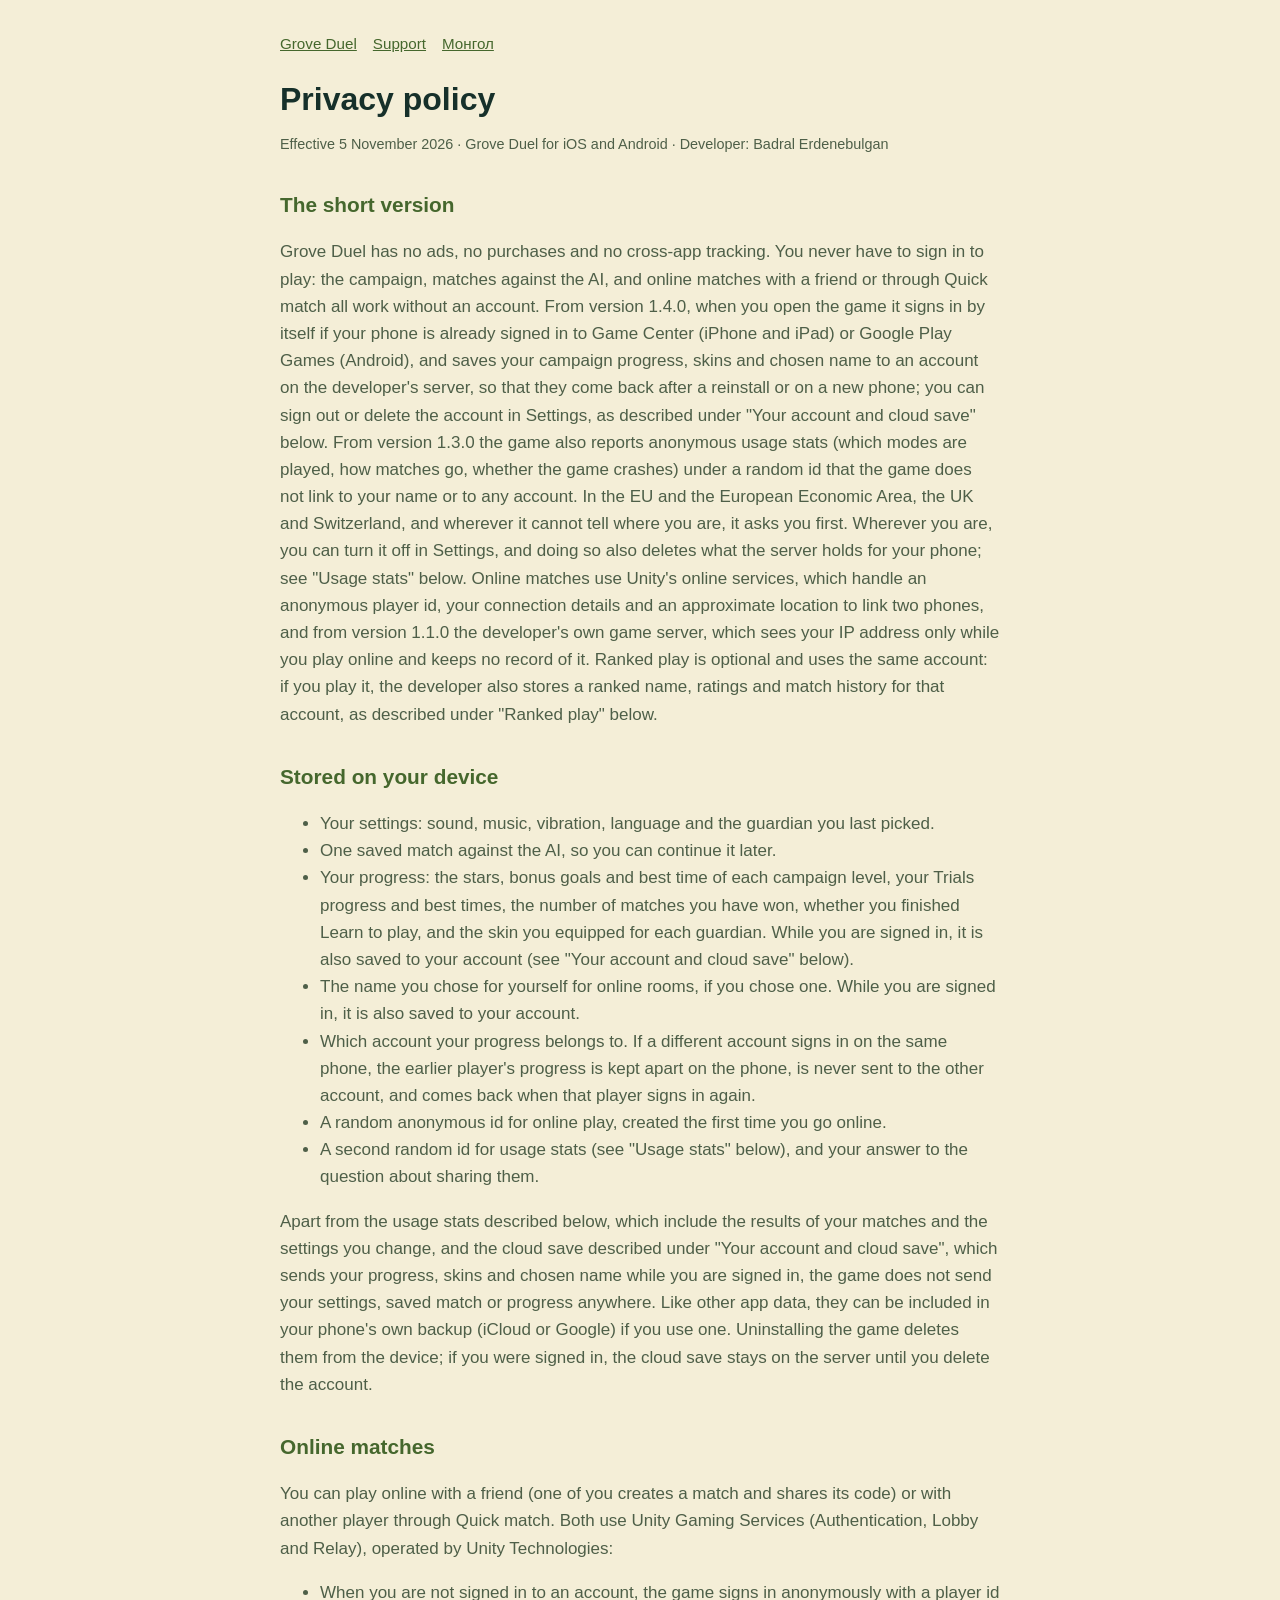
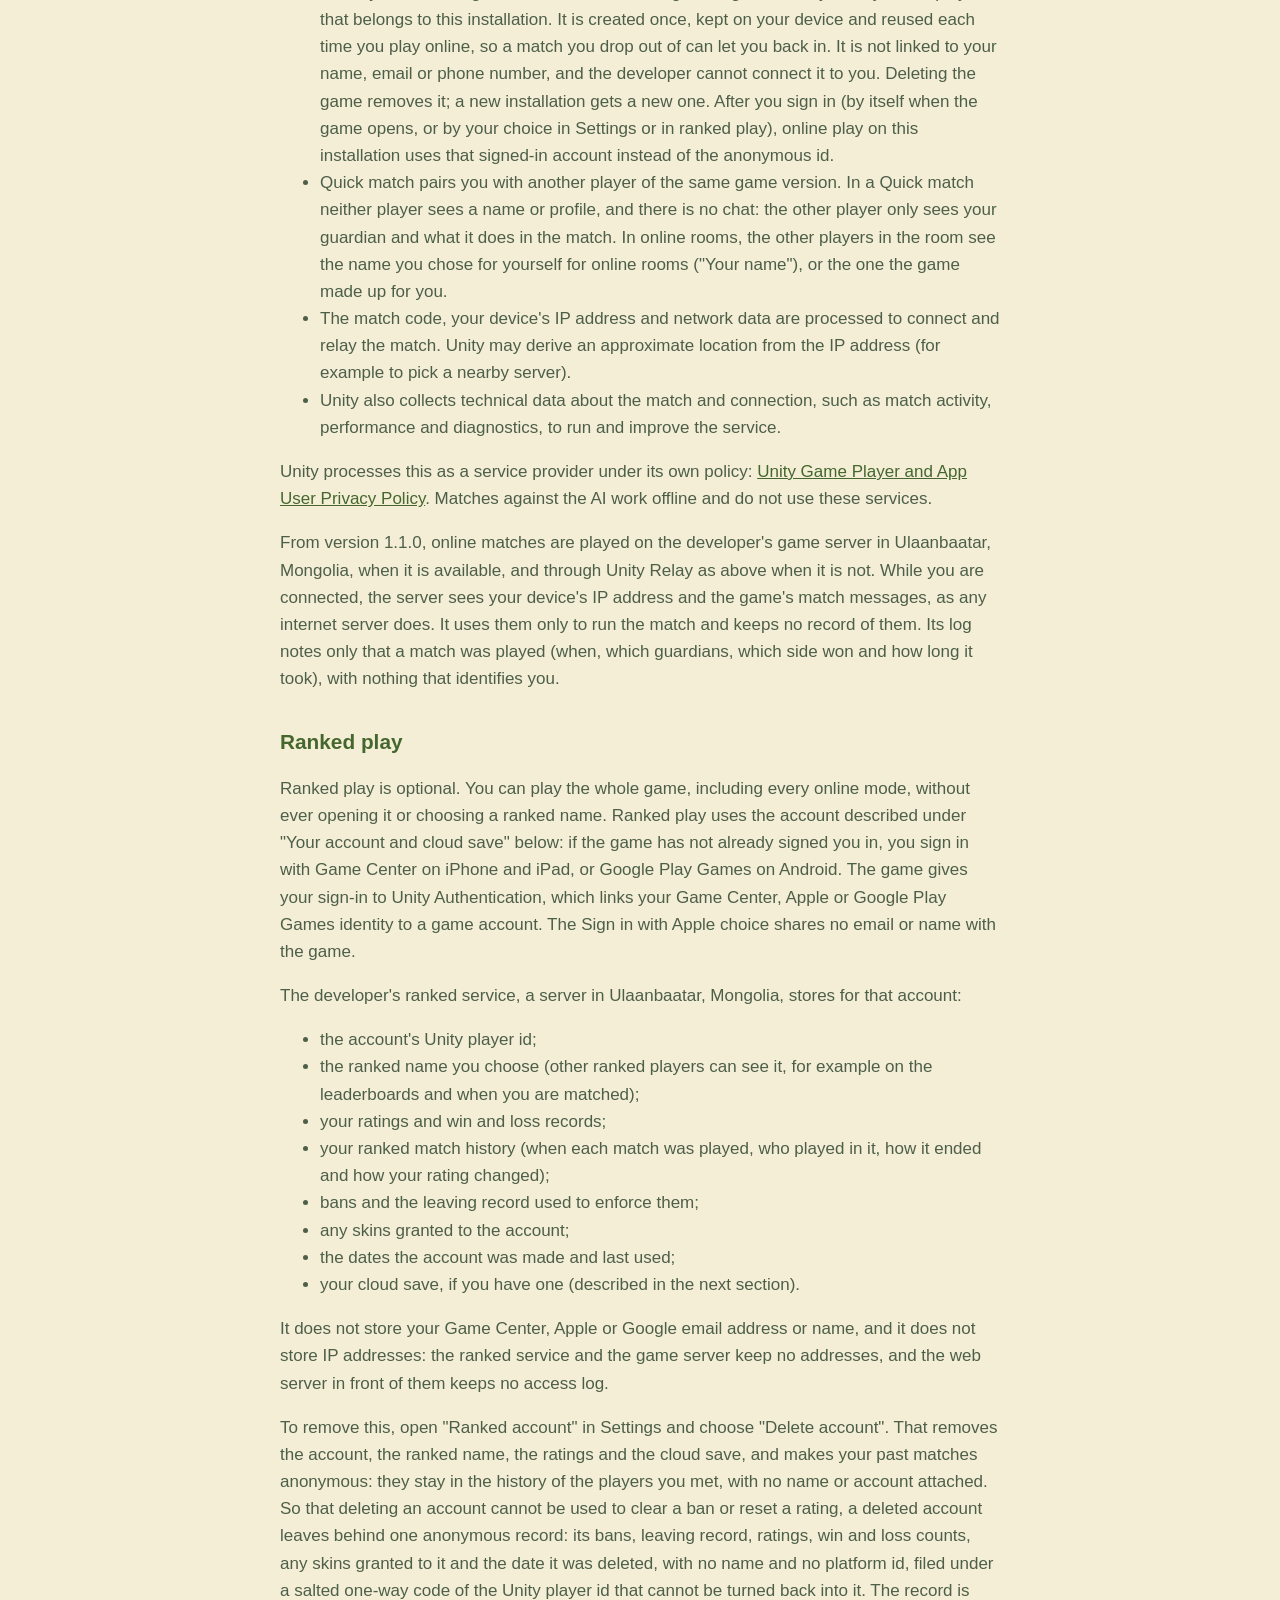
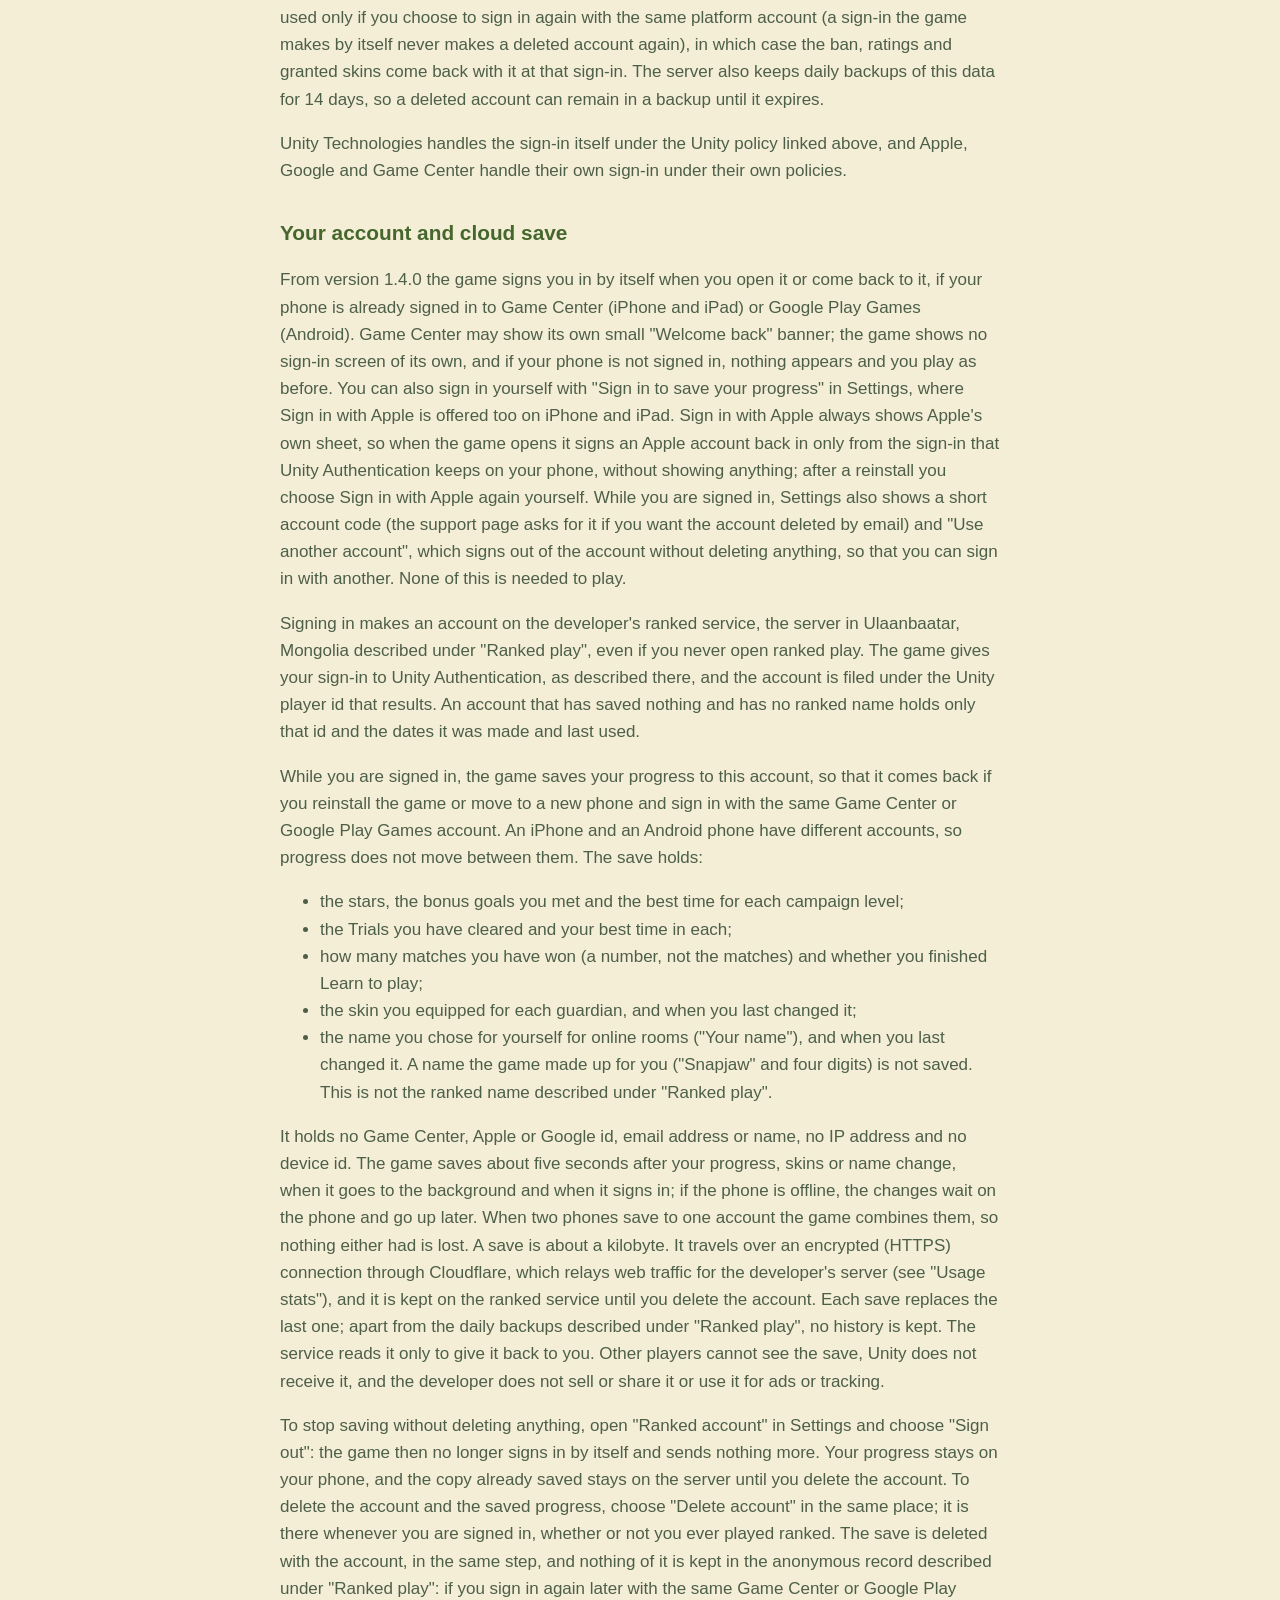
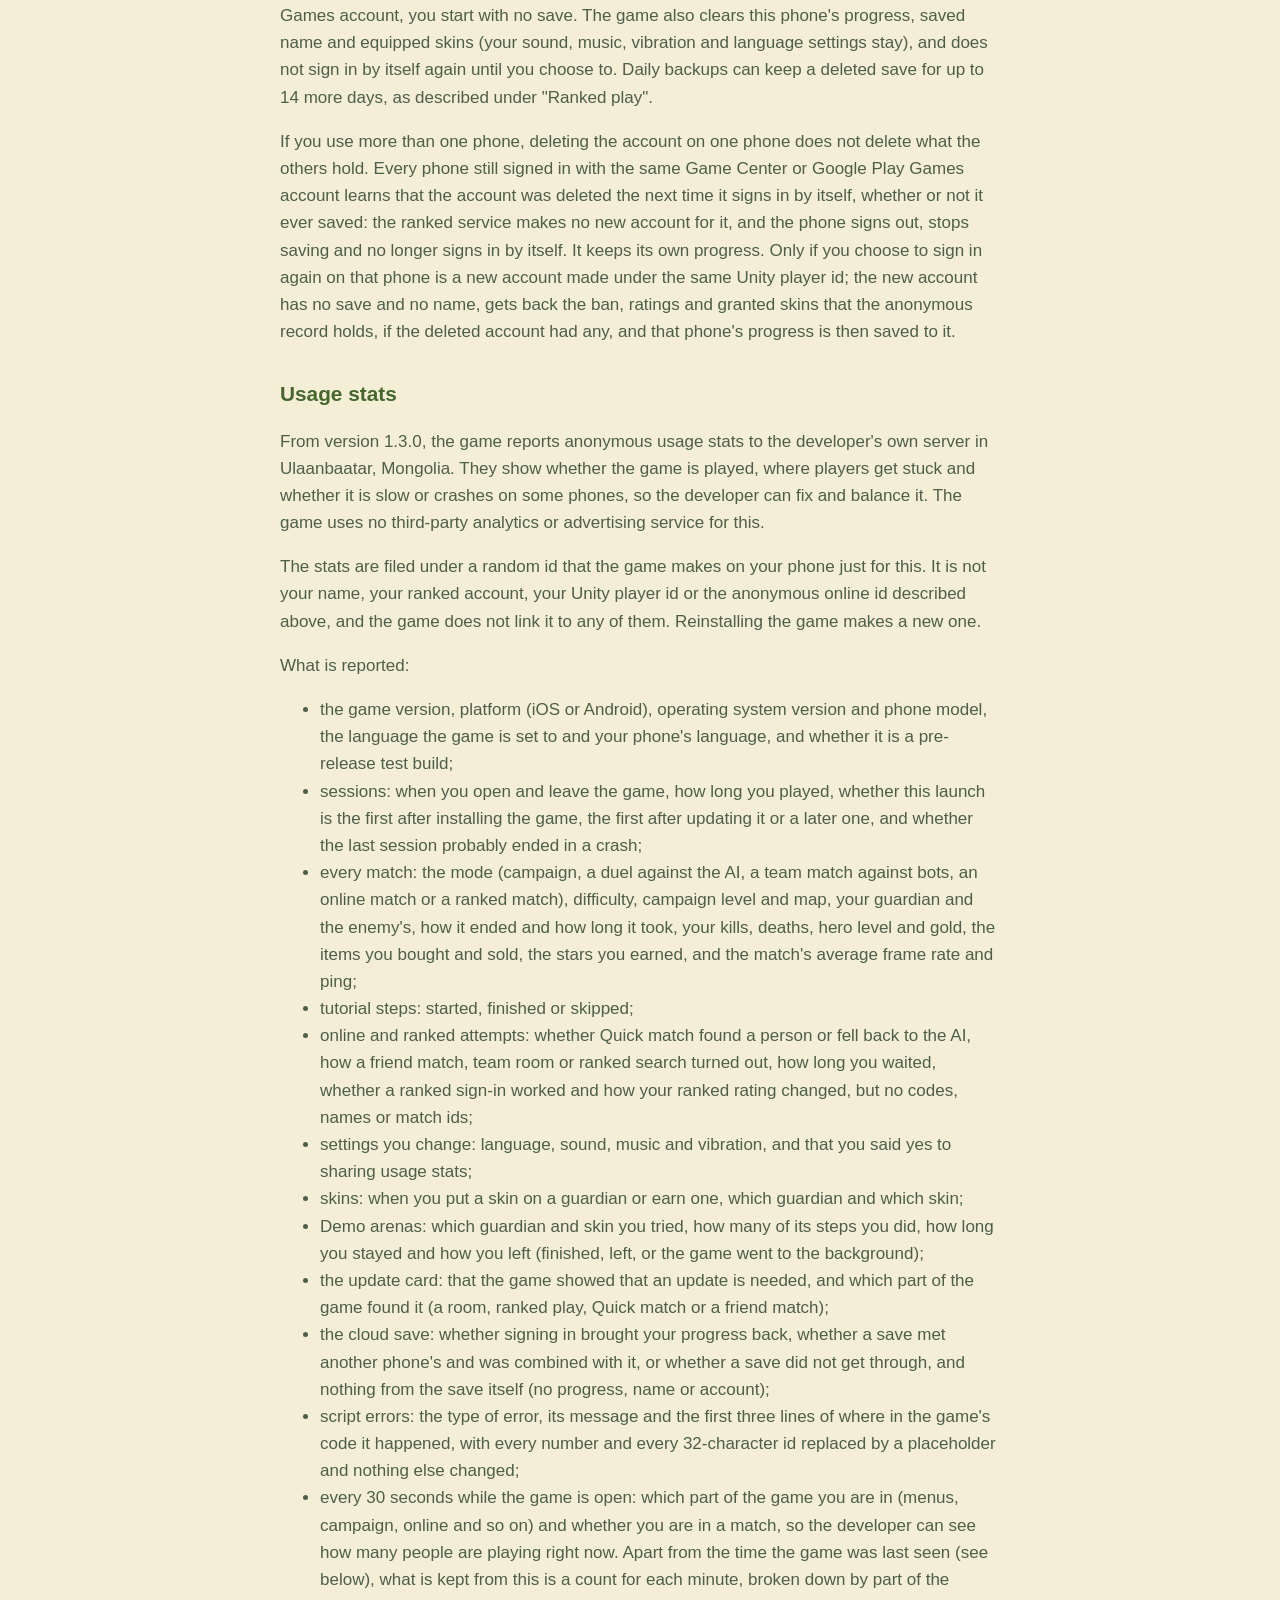
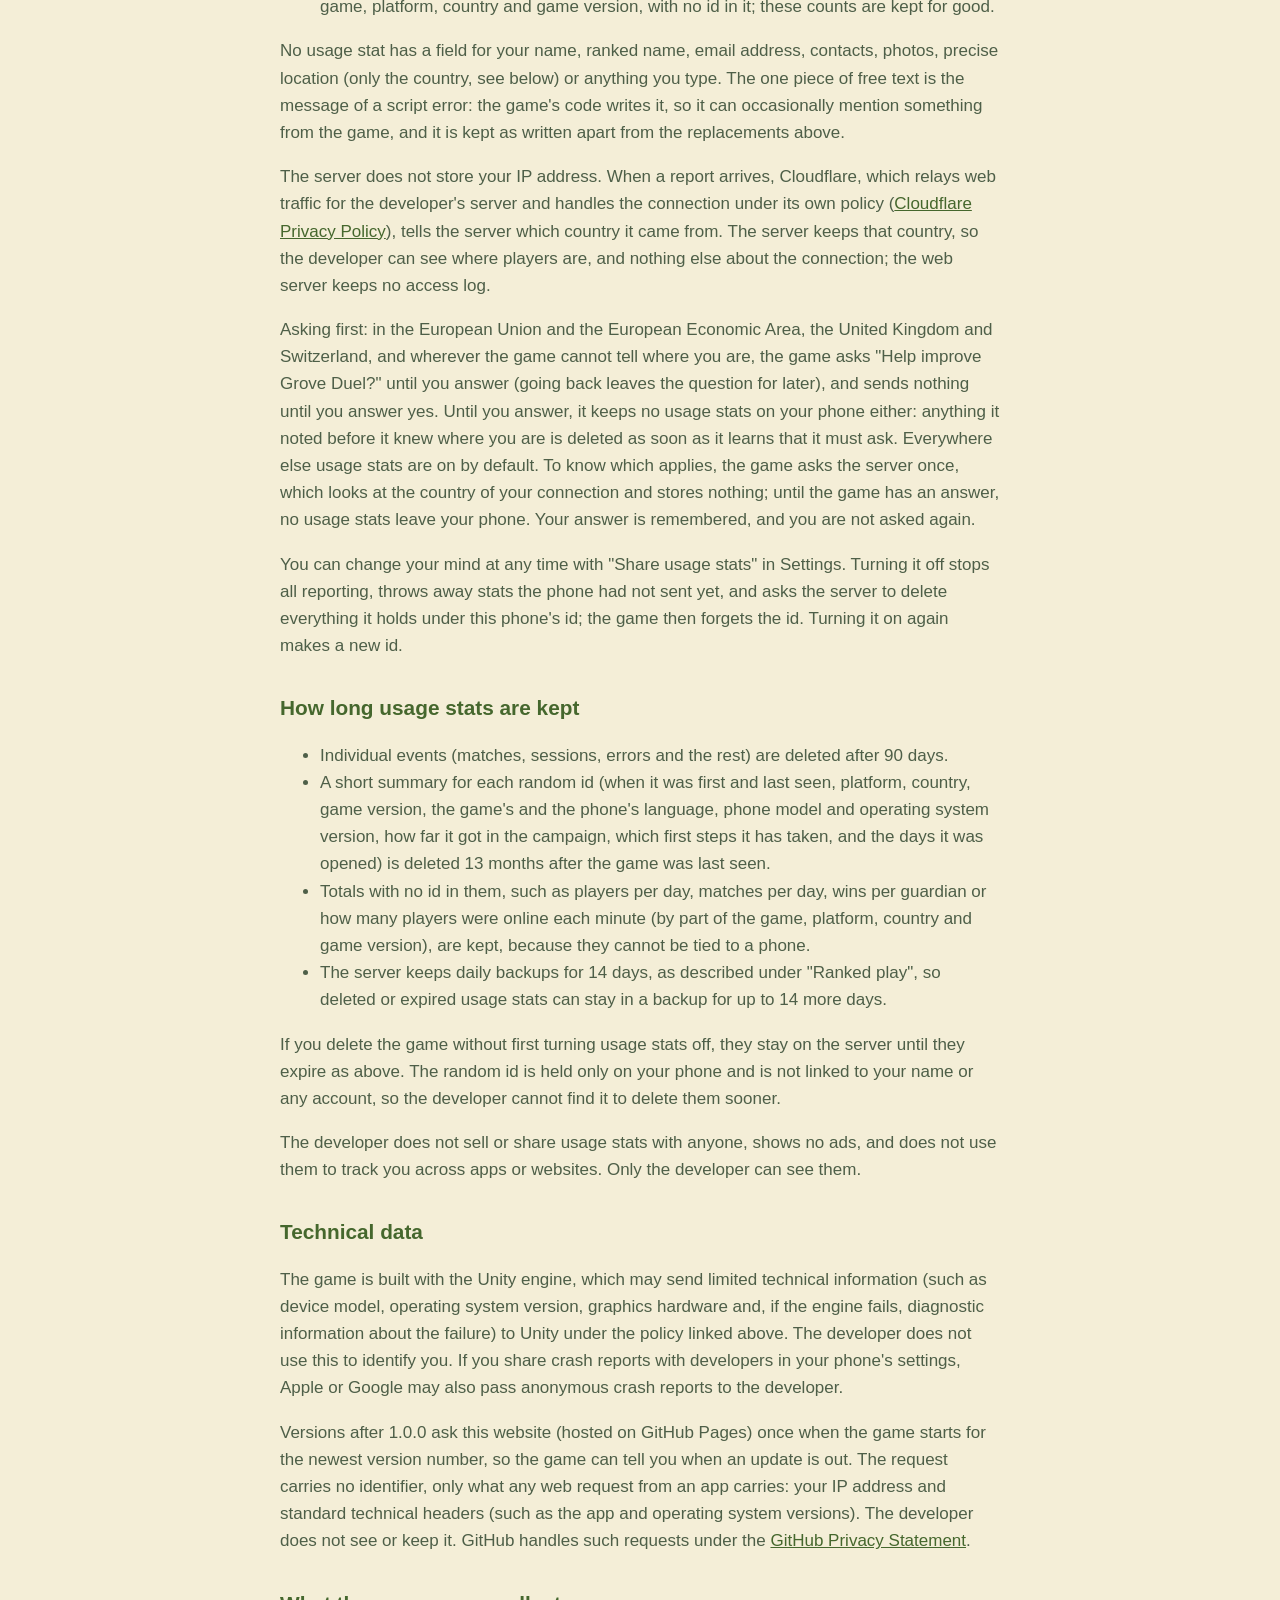
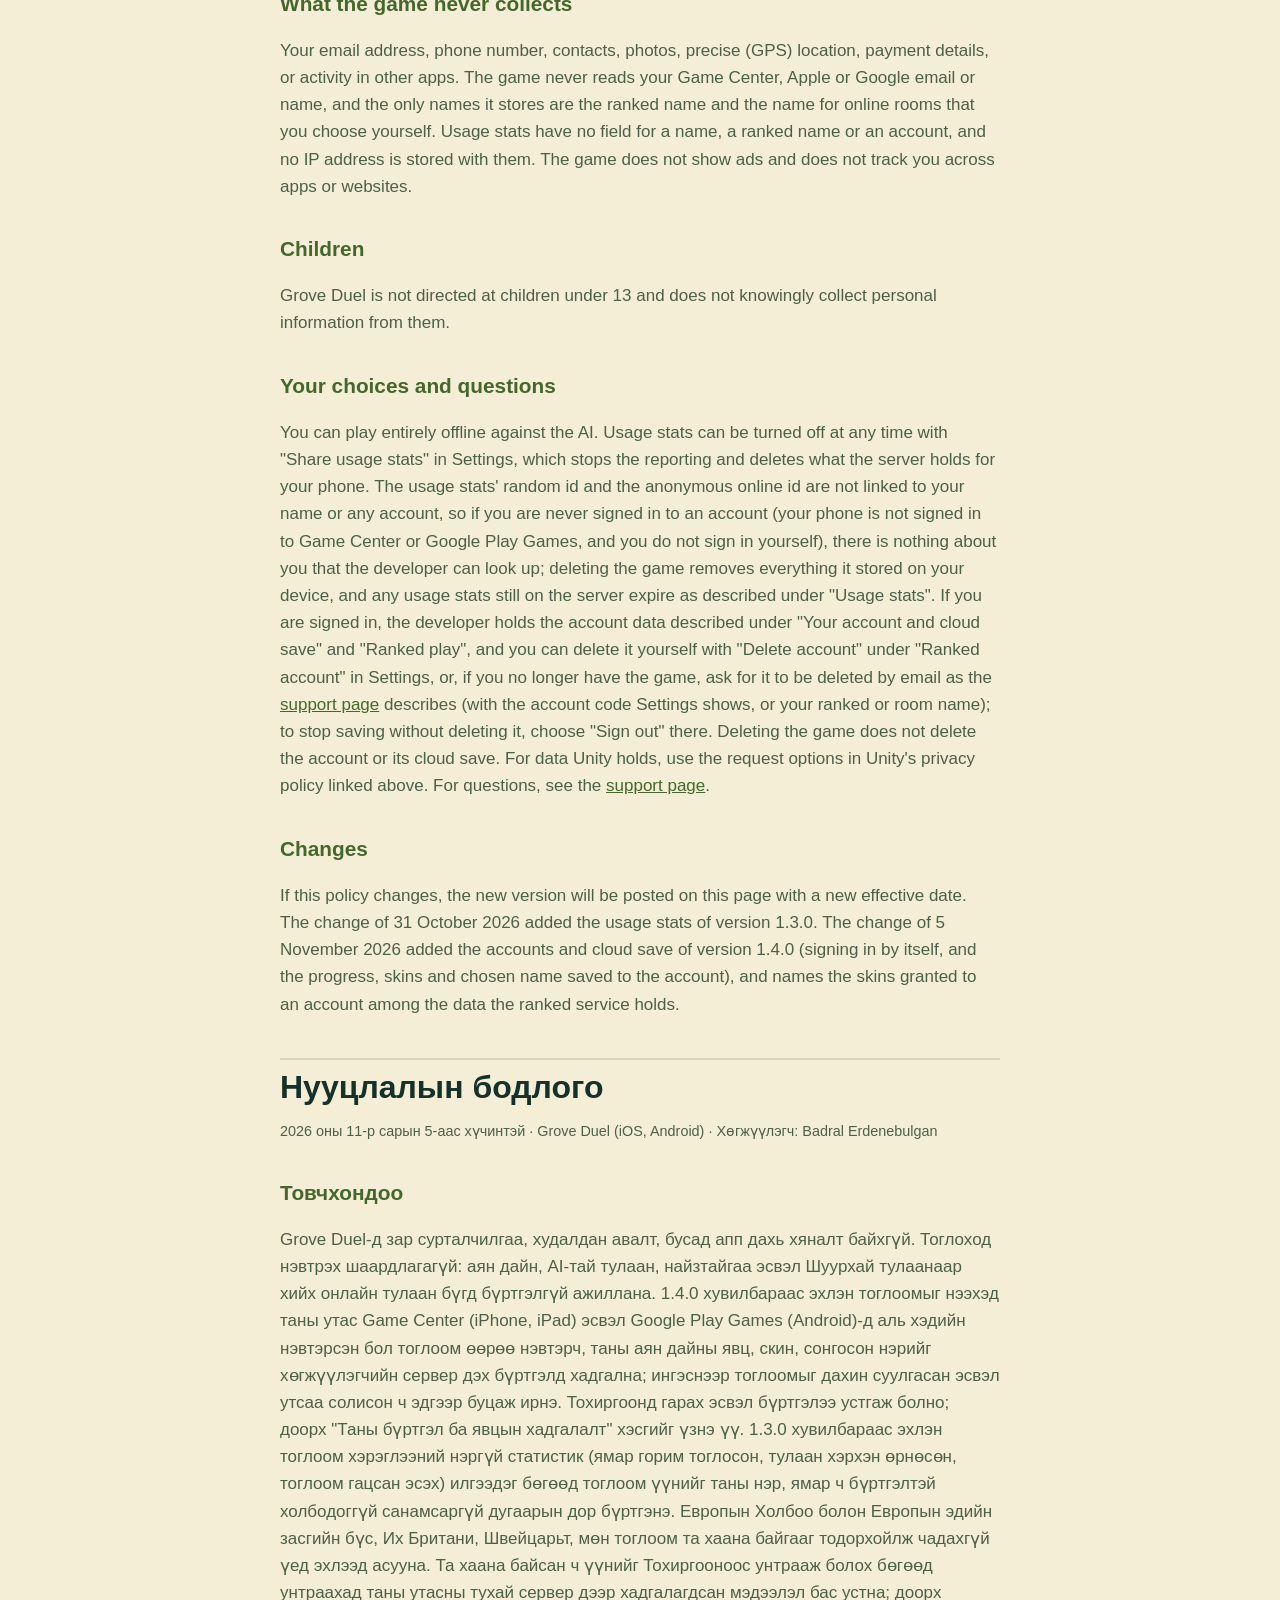
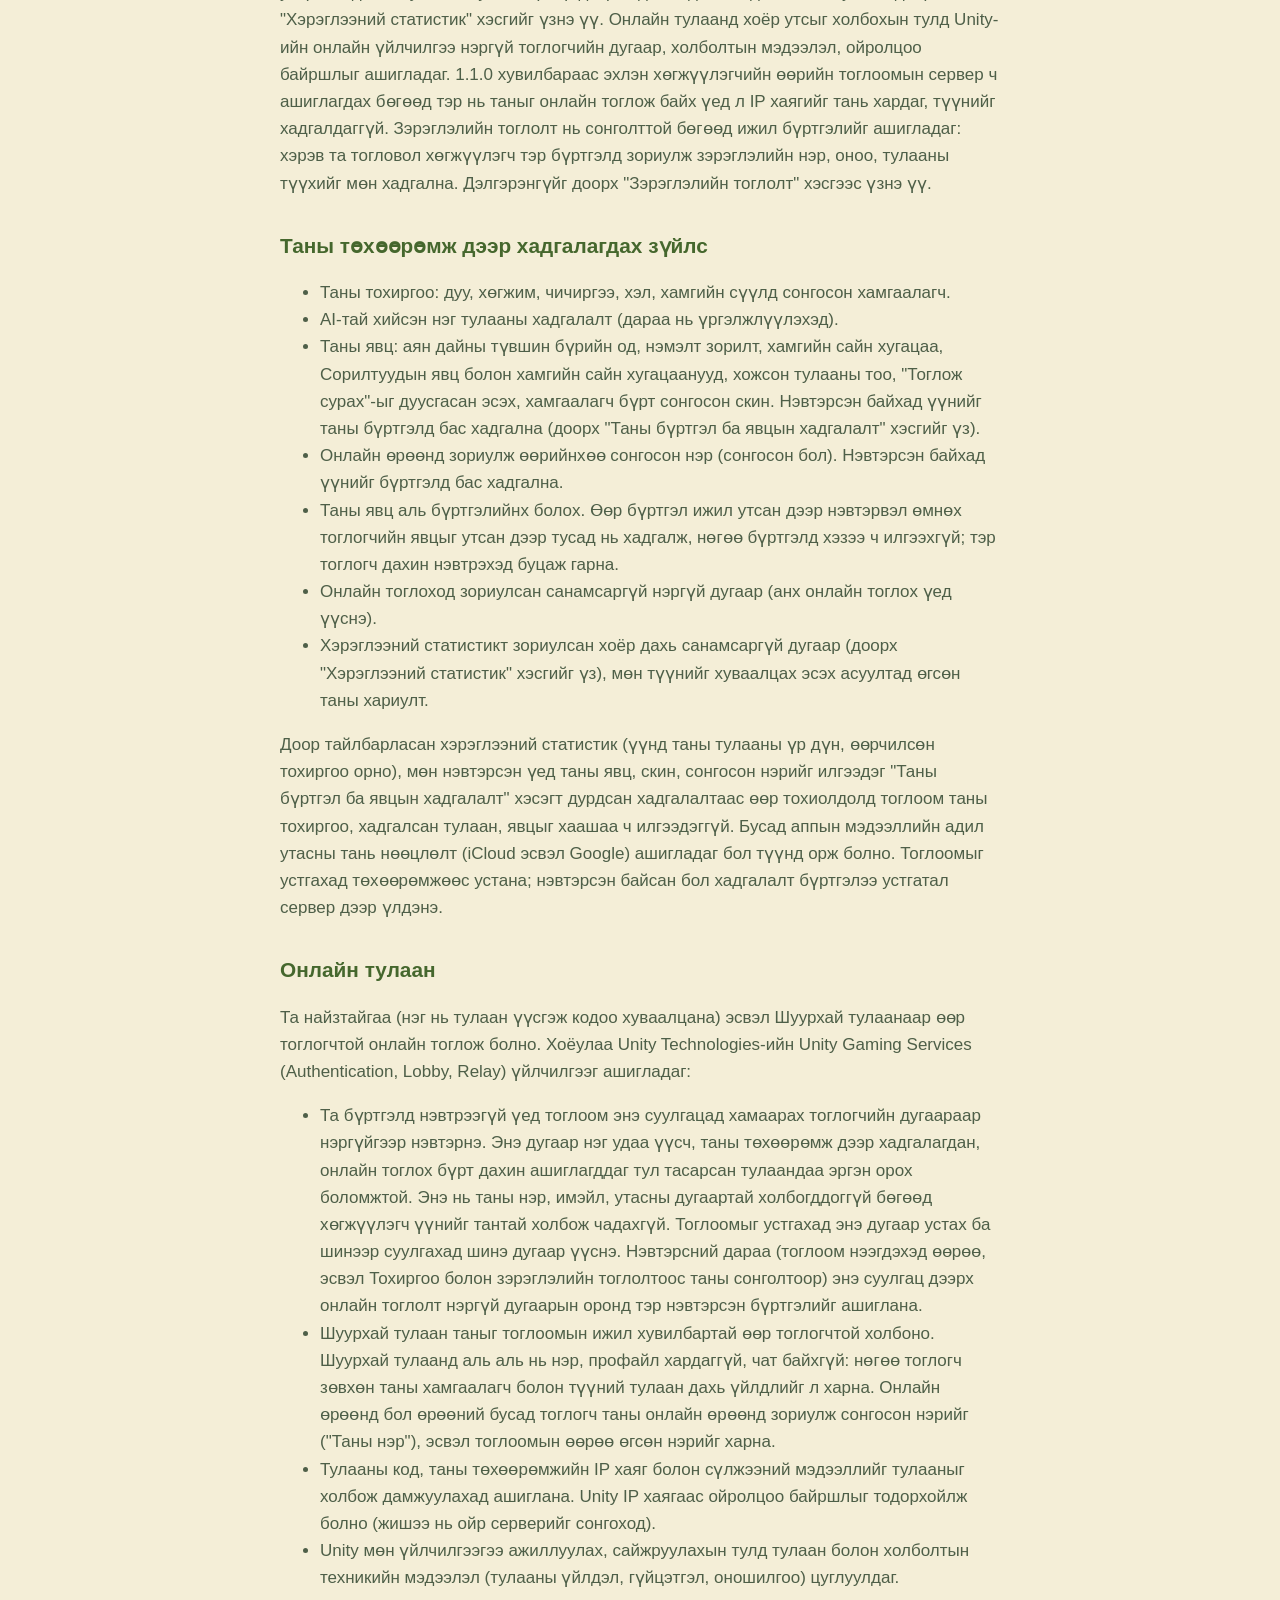
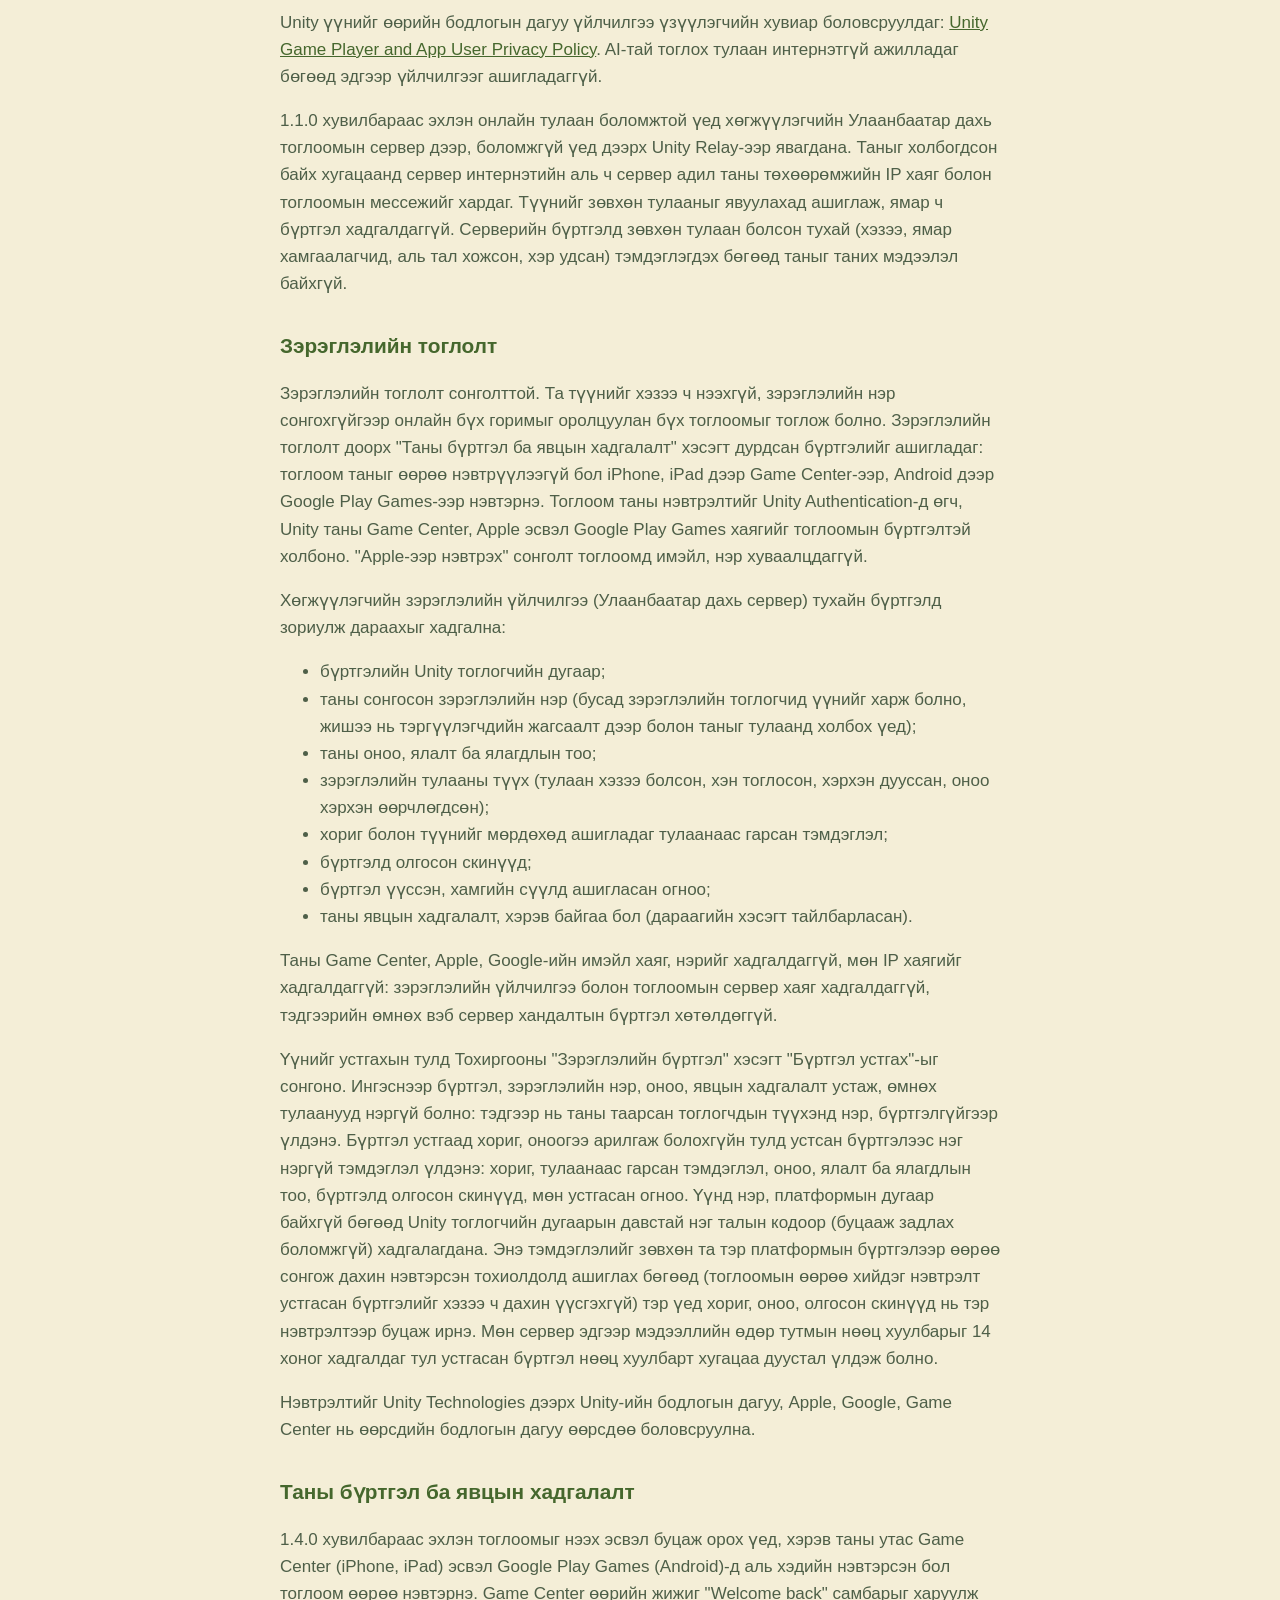
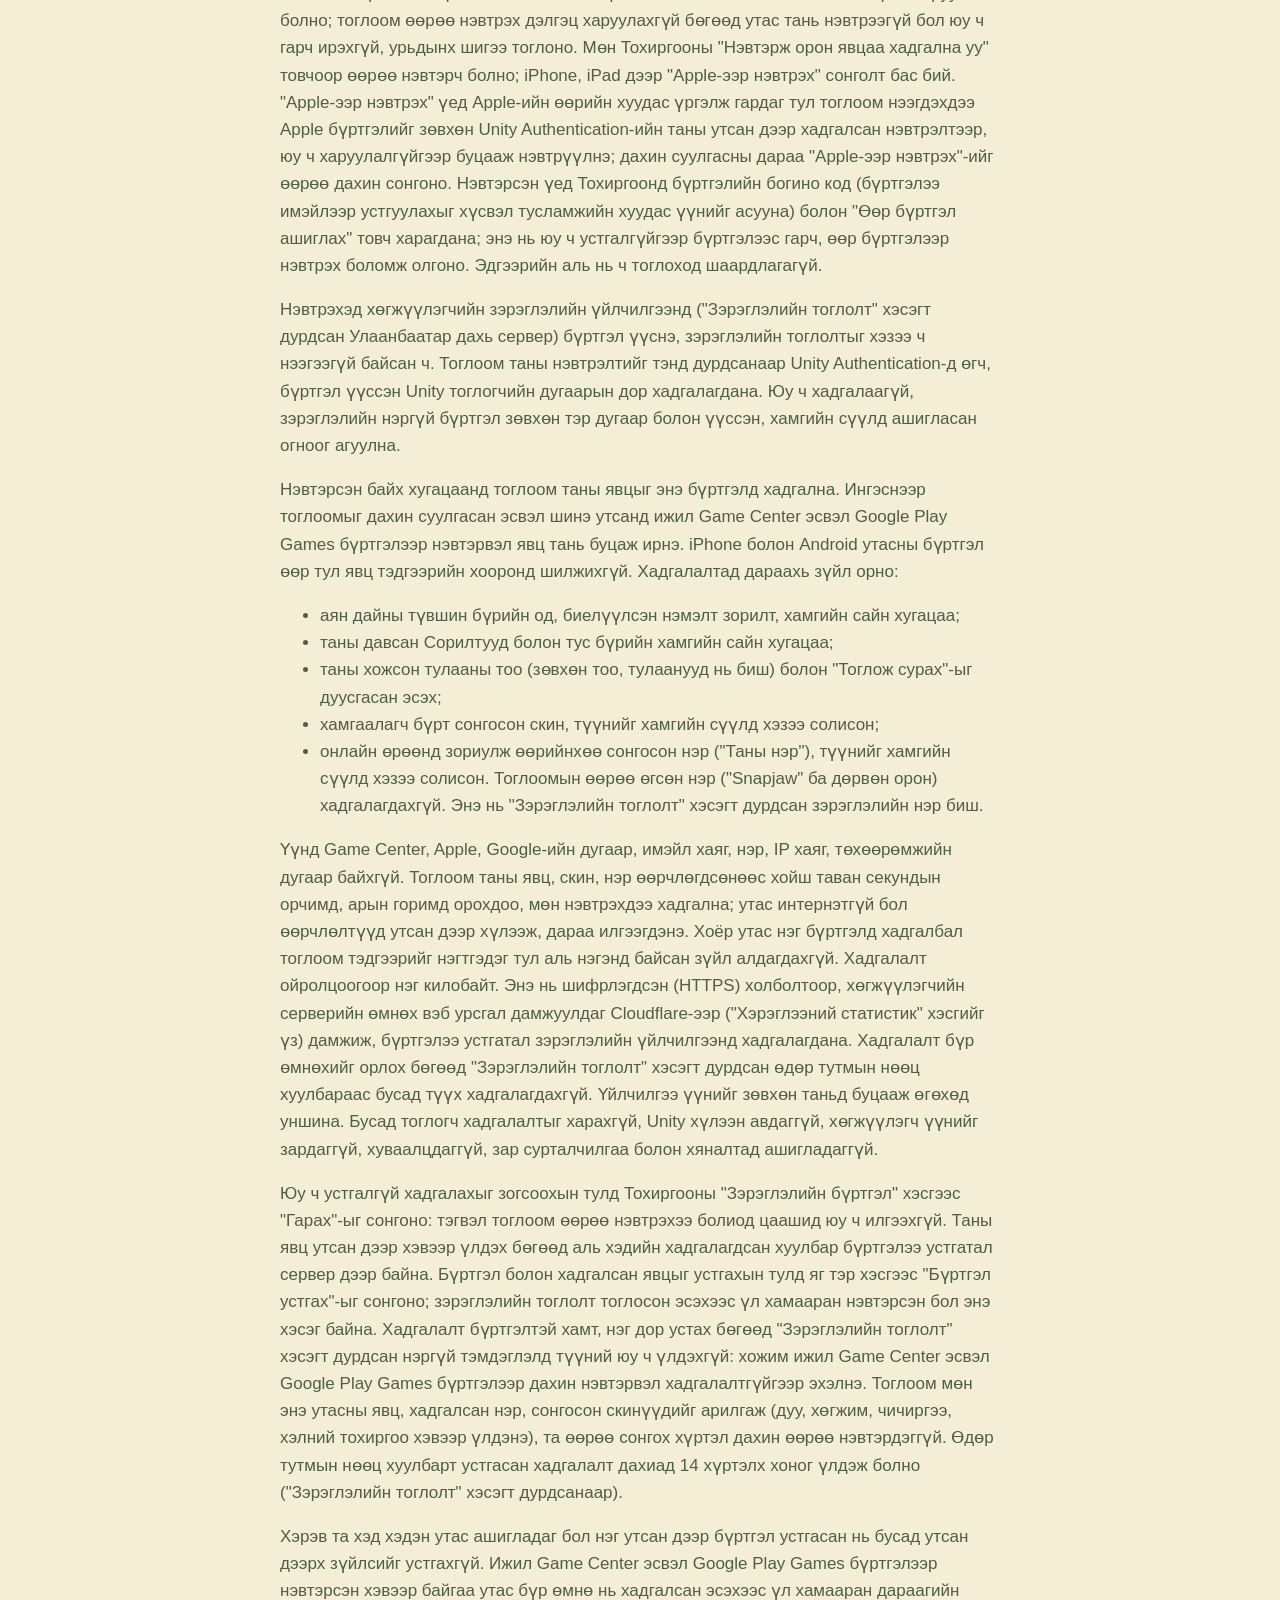
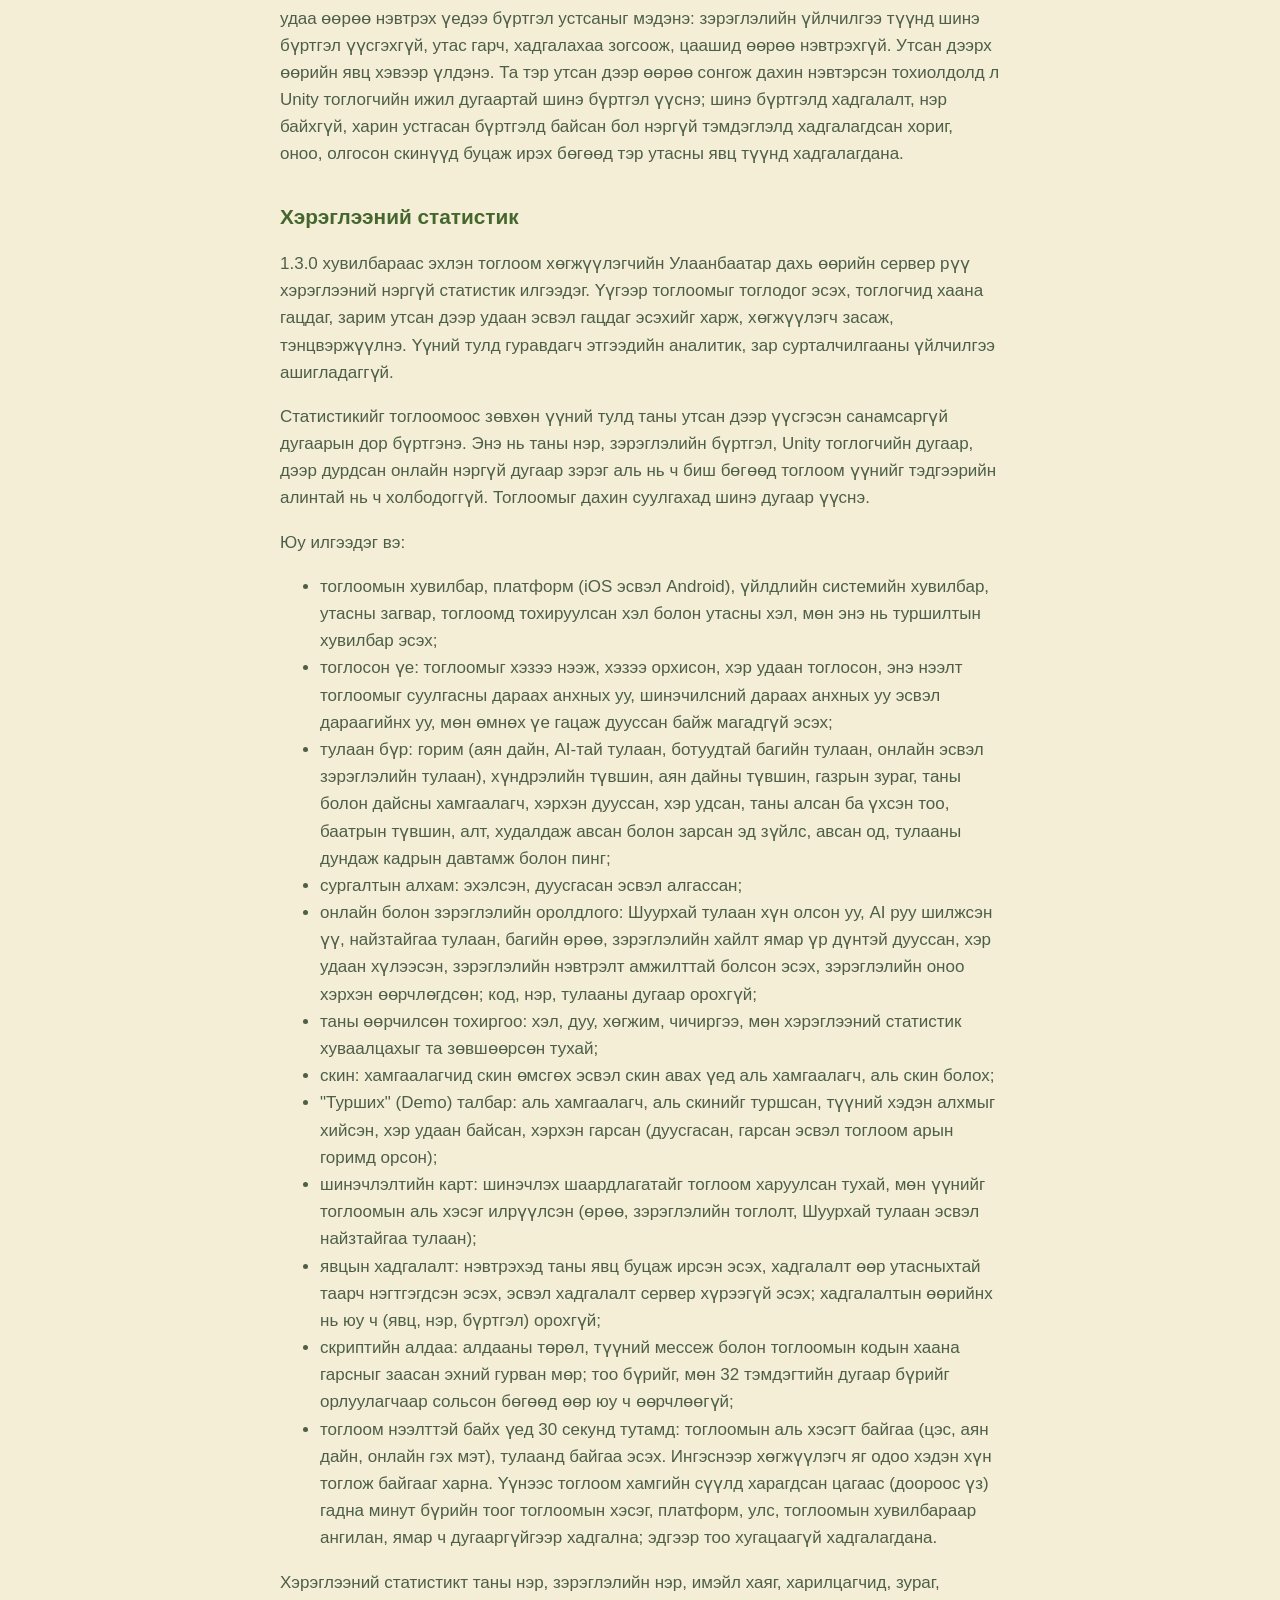
<file: privacy.html>
<!doctype html>
<html lang="en">
<head>
<meta charset="utf-8">
<meta name="viewport" content="width=device-width, initial-scale=1">
<title>Grove Duel privacy policy</title>
<link rel="stylesheet" href="style.css">
</head>
<body>
<main>
<nav><a href="index.html">Grove Duel</a><a href="support.html">Support</a><a href="#mn">Монгол</a></nav>
<h1>Privacy policy</h1>
<p class="small">Effective 5 November 2026 · Grove Duel for iOS and Android · Developer: Badral Erdenebulgan</p>

<h2>The short version</h2>
<p>Grove Duel has no ads, no purchases and no cross-app tracking. You never have to sign in to play: the campaign, matches against the AI, and online matches with a friend or through Quick match all work without an account. From version 1.4.0, when you open the game it signs in by itself if your phone is already signed in to Game Center (iPhone and iPad) or Google Play Games (Android), and saves your campaign progress, skins and chosen name to an account on the developer's server, so that they come back after a reinstall or on a new phone; you can sign out or delete the account in Settings, as described under "Your account and cloud save" below. From version 1.3.0 the game also reports anonymous usage stats (which modes are played, how matches go, whether the game crashes) under a random id that the game does not link to your name or to any account. In the EU and the European Economic Area, the UK and Switzerland, and wherever it cannot tell where you are, it asks you first. Wherever you are, you can turn it off in Settings, and doing so also deletes what the server holds for your phone; see "Usage stats" below. Online matches use Unity's online services, which handle an anonymous player id, your connection details and an approximate location to link two phones, and from version 1.1.0 the developer's own game server, which sees your IP address only while you play online and keeps no record of it. Ranked play is optional and uses the same account: if you play it, the developer also stores a ranked name, ratings and match history for that account, as described under "Ranked play" below.</p>

<h2>Stored on your device</h2>
<ul>
<li>Your settings: sound, music, vibration, language and the guardian you last picked.</li>
<li>One saved match against the AI, so you can continue it later.</li>
<li>Your progress: the stars, bonus goals and best time of each campaign level, your Trials progress and best times, the number of matches you have won, whether you finished Learn to play, and the skin you equipped for each guardian. While you are signed in, it is also saved to your account (see "Your account and cloud save" below).</li>
<li>The name you chose for yourself for online rooms, if you chose one. While you are signed in, it is also saved to your account.</li>
<li>Which account your progress belongs to. If a different account signs in on the same phone, the earlier player's progress is kept apart on the phone, is never sent to the other account, and comes back when that player signs in again.</li>
<li>A random anonymous id for online play, created the first time you go online.</li>
<li>A second random id for usage stats (see "Usage stats" below), and your answer to the question about sharing them.</li>
</ul>
<p>Apart from the usage stats described below, which include the results of your matches and the settings you change, and the cloud save described under "Your account and cloud save", which sends your progress, skins and chosen name while you are signed in, the game does not send your settings, saved match or progress anywhere. Like other app data, they can be included in your phone's own backup (iCloud or Google) if you use one. Uninstalling the game deletes them from the device; if you were signed in, the cloud save stays on the server until you delete the account.</p>

<h2>Online matches</h2>
<p>You can play online with a friend (one of you creates a match and shares its code) or with another player through Quick match. Both use Unity Gaming Services (Authentication, Lobby and Relay), operated by Unity Technologies:</p>
<ul>
<li>When you are not signed in to an account, the game signs in anonymously with a player id that belongs to this installation. It is created once, kept on your device and reused each time you play online, so a match you drop out of can let you back in. It is not linked to your name, email or phone number, and the developer cannot connect it to you. Deleting the game removes it; a new installation gets a new one. After you sign in (by itself when the game opens, or by your choice in Settings or in ranked play), online play on this installation uses that signed-in account instead of the anonymous id.</li>
<li>Quick match pairs you with another player of the same game version. In a Quick match neither player sees a name or profile, and there is no chat: the other player only sees your guardian and what it does in the match. In online rooms, the other players in the room see the name you chose for yourself for online rooms ("Your name"), or the one the game made up for you.</li>
<li>The match code, your device's IP address and network data are processed to connect and relay the match. Unity may derive an approximate location from the IP address (for example to pick a nearby server).</li>
<li>Unity also collects technical data about the match and connection, such as match activity, performance and diagnostics, to run and improve the service.</li>
</ul>
<p>Unity processes this as a service provider under its own policy: <a href="https://unity.com/legal/game-player-and-app-user-privacy-policy">Unity Game Player and App User Privacy Policy</a>. Matches against the AI work offline and do not use these services.</p>
<p>From version 1.1.0, online matches are played on the developer's game server in Ulaanbaatar, Mongolia, when it is available, and through Unity Relay as above when it is not. While you are connected, the server sees your device's IP address and the game's match messages, as any internet server does. It uses them only to run the match and keeps no record of them. Its log notes only that a match was played (when, which guardians, which side won and how long it took), with nothing that identifies you.</p>

<h2>Ranked play</h2>
<p>Ranked play is optional. You can play the whole game, including every online mode, without ever opening it or choosing a ranked name. Ranked play uses the account described under "Your account and cloud save" below: if the game has not already signed you in, you sign in with Game Center on iPhone and iPad, or Google Play Games on Android. The game gives your sign-in to Unity Authentication, which links your Game Center, Apple or Google Play Games identity to a game account. The Sign in with Apple choice shares no email or name with the game.</p>
<p>The developer's ranked service, a server in Ulaanbaatar, Mongolia, stores for that account:</p>
<ul>
<li>the account's Unity player id;</li>
<li>the ranked name you choose (other ranked players can see it, for example on the leaderboards and when you are matched);</li>
<li>your ratings and win and loss records;</li>
<li>your ranked match history (when each match was played, who played in it, how it ended and how your rating changed);</li>
<li>bans and the leaving record used to enforce them;</li>
<li>any skins granted to the account;</li>
<li>the dates the account was made and last used;</li>
<li>your cloud save, if you have one (described in the next section).</li>
</ul>
<p>It does not store your Game Center, Apple or Google email address or name, and it does not store IP addresses: the ranked service and the game server keep no addresses, and the web server in front of them keeps no access log.</p>
<p>To remove this, open "Ranked account" in Settings and choose "Delete account". That removes the account, the ranked name, the ratings and the cloud save, and makes your past matches anonymous: they stay in the history of the players you met, with no name or account attached. So that deleting an account cannot be used to clear a ban or reset a rating, a deleted account leaves behind one anonymous record: its bans, leaving record, ratings, win and loss counts, any skins granted to it and the date it was deleted, with no name and no platform id, filed under a salted one-way code of the Unity player id that cannot be turned back into it. The record is used only if you choose to sign in again with the same platform account (a sign-in the game makes by itself never makes a deleted account again), in which case the ban, ratings and granted skins come back with it at that sign-in. The server also keeps daily backups of this data for 14 days, so a deleted account can remain in a backup until it expires.</p>
<p>Unity Technologies handles the sign-in itself under the Unity policy linked above, and Apple, Google and Game Center handle their own sign-in under their own policies.</p>

<h2>Your account and cloud save</h2>
<p>From version 1.4.0 the game signs you in by itself when you open it or come back to it, if your phone is already signed in to Game Center (iPhone and iPad) or Google Play Games (Android). Game Center may show its own small "Welcome back" banner; the game shows no sign-in screen of its own, and if your phone is not signed in, nothing appears and you play as before. You can also sign in yourself with "Sign in to save your progress" in Settings, where Sign in with Apple is offered too on iPhone and iPad. Sign in with Apple always shows Apple's own sheet, so when the game opens it signs an Apple account back in only from the sign-in that Unity Authentication keeps on your phone, without showing anything; after a reinstall you choose Sign in with Apple again yourself. While you are signed in, Settings also shows a short account code (the support page asks for it if you want the account deleted by email) and "Use another account", which signs out of the account without deleting anything, so that you can sign in with another. None of this is needed to play.</p>
<p>Signing in makes an account on the developer's ranked service, the server in Ulaanbaatar, Mongolia described under "Ranked play", even if you never open ranked play. The game gives your sign-in to Unity Authentication, as described there, and the account is filed under the Unity player id that results. An account that has saved nothing and has no ranked name holds only that id and the dates it was made and last used.</p>
<p>While you are signed in, the game saves your progress to this account, so that it comes back if you reinstall the game or move to a new phone and sign in with the same Game Center or Google Play Games account. An iPhone and an Android phone have different accounts, so progress does not move between them. The save holds:</p>
<ul>
<li>the stars, the bonus goals you met and the best time for each campaign level;</li>
<li>the Trials you have cleared and your best time in each;</li>
<li>how many matches you have won (a number, not the matches) and whether you finished Learn to play;</li>
<li>the skin you equipped for each guardian, and when you last changed it;</li>
<li>the name you chose for yourself for online rooms ("Your name"), and when you last changed it. A name the game made up for you ("Snapjaw" and four digits) is not saved. This is not the ranked name described under "Ranked play".</li>
</ul>
<p>It holds no Game Center, Apple or Google id, email address or name, no IP address and no device id. The game saves about five seconds after your progress, skins or name change, when it goes to the background and when it signs in; if the phone is offline, the changes wait on the phone and go up later. When two phones save to one account the game combines them, so nothing either had is lost. A save is about a kilobyte. It travels over an encrypted (HTTPS) connection through Cloudflare, which relays web traffic for the developer's server (see "Usage stats"), and it is kept on the ranked service until you delete the account. Each save replaces the last one; apart from the daily backups described under "Ranked play", no history is kept. The service reads it only to give it back to you. Other players cannot see the save, Unity does not receive it, and the developer does not sell or share it or use it for ads or tracking.</p>
<p>To stop saving without deleting anything, open "Ranked account" in Settings and choose "Sign out": the game then no longer signs in by itself and sends nothing more. Your progress stays on your phone, and the copy already saved stays on the server until you delete the account. To delete the account and the saved progress, choose "Delete account" in the same place; it is there whenever you are signed in, whether or not you ever played ranked. The save is deleted with the account, in the same step, and nothing of it is kept in the anonymous record described under "Ranked play": if you sign in again later with the same Game Center or Google Play Games account, you start with no save. The game also clears this phone's progress, saved name and equipped skins (your sound, music, vibration and language settings stay), and does not sign in by itself again until you choose to. Daily backups can keep a deleted save for up to 14 more days, as described under "Ranked play".</p>
<p>If you use more than one phone, deleting the account on one phone does not delete what the others hold. Every phone still signed in with the same Game Center or Google Play Games account learns that the account was deleted the next time it signs in by itself, whether or not it ever saved: the ranked service makes no new account for it, and the phone signs out, stops saving and no longer signs in by itself. It keeps its own progress. Only if you choose to sign in again on that phone is a new account made under the same Unity player id; the new account has no save and no name, gets back the ban, ratings and granted skins that the anonymous record holds, if the deleted account had any, and that phone's progress is then saved to it.</p>

<h2>Usage stats</h2>
<p>From version 1.3.0, the game reports anonymous usage stats to the developer's own server in Ulaanbaatar, Mongolia. They show whether the game is played, where players get stuck and whether it is slow or crashes on some phones, so the developer can fix and balance it. The game uses no third-party analytics or advertising service for this.</p>
<p>The stats are filed under a random id that the game makes on your phone just for this. It is not your name, your ranked account, your Unity player id or the anonymous online id described above, and the game does not link it to any of them. Reinstalling the game makes a new one.</p>
<p>What is reported:</p>
<ul>
<li>the game version, platform (iOS or Android), operating system version and phone model, the language the game is set to and your phone's language, and whether it is a pre-release test build;</li>
<li>sessions: when you open and leave the game, how long you played, whether this launch is the first after installing the game, the first after updating it or a later one, and whether the last session probably ended in a crash;</li>
<li>every match: the mode (campaign, a duel against the AI, a team match against bots, an online match or a ranked match), difficulty, campaign level and map, your guardian and the enemy's, how it ended and how long it took, your kills, deaths, hero level and gold, the items you bought and sold, the stars you earned, and the match's average frame rate and ping;</li>
<li>tutorial steps: started, finished or skipped;</li>
<li>online and ranked attempts: whether Quick match found a person or fell back to the AI, how a friend match, team room or ranked search turned out, how long you waited, whether a ranked sign-in worked and how your ranked rating changed, but no codes, names or match ids;</li>
<li>settings you change: language, sound, music and vibration, and that you said yes to sharing usage stats;</li>
<li>skins: when you put a skin on a guardian or earn one, which guardian and which skin;</li>
<li>Demo arenas: which guardian and skin you tried, how many of its steps you did, how long you stayed and how you left (finished, left, or the game went to the background);</li>
<li>the update card: that the game showed that an update is needed, and which part of the game found it (a room, ranked play, Quick match or a friend match);</li>
<li>the cloud save: whether signing in brought your progress back, whether a save met another phone's and was combined with it, or whether a save did not get through, and nothing from the save itself (no progress, name or account);</li>
<li>script errors: the type of error, its message and the first three lines of where in the game's code it happened, with every number and every 32-character id replaced by a placeholder and nothing else changed;</li>
<li>every 30 seconds while the game is open: which part of the game you are in (menus, campaign, online and so on) and whether you are in a match, so the developer can see how many people are playing right now. Apart from the time the game was last seen (see below), what is kept from this is a count for each minute, broken down by part of the game, platform, country and game version, with no id in it; these counts are kept for good.</li>
</ul>
<p>No usage stat has a field for your name, ranked name, email address, contacts, photos, precise location (only the country, see below) or anything you type. The one piece of free text is the message of a script error: the game's code writes it, so it can occasionally mention something from the game, and it is kept as written apart from the replacements above.</p>
<p>The server does not store your IP address. When a report arrives, Cloudflare, which relays web traffic for the developer's server and handles the connection under its own policy (<a href="https://www.cloudflare.com/privacypolicy/">Cloudflare Privacy Policy</a>), tells the server which country it came from. The server keeps that country, so the developer can see where players are, and nothing else about the connection; the web server keeps no access log.</p>
<p>Asking first: in the European Union and the European Economic Area, the United Kingdom and Switzerland, and wherever the game cannot tell where you are, the game asks "Help improve Grove Duel?" until you answer (going back leaves the question for later), and sends nothing until you answer yes. Until you answer, it keeps no usage stats on your phone either: anything it noted before it knew where you are is deleted as soon as it learns that it must ask. Everywhere else usage stats are on by default. To know which applies, the game asks the server once, which looks at the country of your connection and stores nothing; until the game has an answer, no usage stats leave your phone. Your answer is remembered, and you are not asked again.</p>
<p>You can change your mind at any time with "Share usage stats" in Settings. Turning it off stops all reporting, throws away stats the phone had not sent yet, and asks the server to delete everything it holds under this phone's id; the game then forgets the id. Turning it on again makes a new id.</p>

<h2>How long usage stats are kept</h2>
<ul>
<li>Individual events (matches, sessions, errors and the rest) are deleted after 90 days.</li>
<li>A short summary for each random id (when it was first and last seen, platform, country, game version, the game's and the phone's language, phone model and operating system version, how far it got in the campaign, which first steps it has taken, and the days it was opened) is deleted 13 months after the game was last seen.</li>
<li>Totals with no id in them, such as players per day, matches per day, wins per guardian or how many players were online each minute (by part of the game, platform, country and game version), are kept, because they cannot be tied to a phone.</li>
<li>The server keeps daily backups for 14 days, as described under "Ranked play", so deleted or expired usage stats can stay in a backup for up to 14 more days.</li>
</ul>
<p>If you delete the game without first turning usage stats off, they stay on the server until they expire as above. The random id is held only on your phone and is not linked to your name or any account, so the developer cannot find it to delete them sooner.</p>
<p>The developer does not sell or share usage stats with anyone, shows no ads, and does not use them to track you across apps or websites. Only the developer can see them.</p>

<h2>Technical data</h2>
<p>The game is built with the Unity engine, which may send limited technical information (such as device model, operating system version, graphics hardware and, if the engine fails, diagnostic information about the failure) to Unity under the policy linked above. The developer does not use this to identify you. If you share crash reports with developers in your phone's settings, Apple or Google may also pass anonymous crash reports to the developer.</p>
<p>Versions after 1.0.0 ask this website (hosted on GitHub Pages) once when the game starts for the newest version number, so the game can tell you when an update is out. The request carries no identifier, only what any web request from an app carries: your IP address and standard technical headers (such as the app and operating system versions). The developer does not see or keep it. GitHub handles such requests under the <a href="https://docs.github.com/en/site-policy/privacy-policies/github-general-privacy-statement">GitHub Privacy Statement</a>.</p>

<h2>What the game never collects</h2>
<p>Your email address, phone number, contacts, photos, precise (GPS) location, payment details, or activity in other apps. The game never reads your Game Center, Apple or Google email or name, and the only names it stores are the ranked name and the name for online rooms that you choose yourself. Usage stats have no field for a name, a ranked name or an account, and no IP address is stored with them. The game does not show ads and does not track you across apps or websites.</p>

<h2>Children</h2>
<p>Grove Duel is not directed at children under 13 and does not knowingly collect personal information from them.</p>

<h2>Your choices and questions</h2>
<p>You can play entirely offline against the AI. Usage stats can be turned off at any time with "Share usage stats" in Settings, which stops the reporting and deletes what the server holds for your phone. The usage stats' random id and the anonymous online id are not linked to your name or any account, so if you are never signed in to an account (your phone is not signed in to Game Center or Google Play Games, and you do not sign in yourself), there is nothing about you that the developer can look up; deleting the game removes everything it stored on your device, and any usage stats still on the server expire as described under "Usage stats". If you are signed in, the developer holds the account data described under "Your account and cloud save" and "Ranked play", and you can delete it yourself with "Delete account" under "Ranked account" in Settings, or, if you no longer have the game, ask for it to be deleted by email as the <a href="support.html#delete-account">support page</a> describes (with the account code Settings shows, or your ranked or room name); to stop saving without deleting it, choose "Sign out" there. Deleting the game does not delete the account or its cloud save. For data Unity holds, use the request options in Unity's privacy policy linked above. For questions, see the <a href="support.html">support page</a>.</p>

<h2>Changes</h2>
<p>If this policy changes, the new version will be posted on this page with a new effective date. The change of 31 October 2026 added the usage stats of version 1.3.0. The change of 5 November 2026 added the accounts and cloud save of version 1.4.0 (signing in by itself, and the progress, skins and chosen name saved to the account), and names the skins granted to an account among the data the ranked service holds.</p>

<section class="lang" id="mn" lang="mn">
<h1>Нууцлалын бодлого</h1>
<p class="small">2026 оны 11-р сарын 5-аас хүчинтэй · Grove Duel (iOS, Android) · Хөгжүүлэгч: Badral Erdenebulgan</p>

<h2>Товчхондоо</h2>
<p>Grove Duel-д зар сурталчилгаа, худалдан авалт, бусад апп дахь хяналт байхгүй. Тоглоход нэвтрэх шаардлагагүй: аян дайн, AI-тай тулаан, найзтайгаа эсвэл Шуурхай тулаанаар хийх онлайн тулаан бүгд бүртгэлгүй ажиллана. 1.4.0 хувилбараас эхлэн тоглоомыг нээхэд таны утас Game Center (iPhone, iPad) эсвэл Google Play Games (Android)-д аль хэдийн нэвтэрсэн бол тоглоом өөрөө нэвтэрч, таны аян дайны явц, скин, сонгосон нэрийг хөгжүүлэгчийн сервер дэх бүртгэлд хадгална; ингэснээр тоглоомыг дахин суулгасан эсвэл утсаа солисон ч эдгээр буцаж ирнэ. Тохиргоонд гарах эсвэл бүртгэлээ устгаж болно; доорх "Таны бүртгэл ба явцын хадгалалт" хэсгийг үзнэ үү. 1.3.0 хувилбараас эхлэн тоглоом хэрэглээний нэргүй статистик (ямар горим тоглосон, тулаан хэрхэн өрнөсөн, тоглоом гацсан эсэх) илгээдэг бөгөөд тоглоом үүнийг таны нэр, ямар ч бүртгэлтэй холбодоггүй санамсаргүй дугаарын дор бүртгэнэ. Европын Холбоо болон Европын эдийн засгийн бүс, Их Британи, Швейцарьт, мөн тоглоом та хаана байгааг тодорхойлж чадахгүй үед эхлээд асууна. Та хаана байсан ч үүнийг Тохиргооноос унтрааж болох бөгөөд унтраахад таны утасны тухай сервер дээр хадгалагдсан мэдээлэл бас устна; доорх "Хэрэглээний статистик" хэсгийг үзнэ үү. Онлайн тулаанд хоёр утсыг холбохын тулд Unity-ийн онлайн үйлчилгээ нэргүй тоглогчийн дугаар, холболтын мэдээлэл, ойролцоо байршлыг ашигладаг. 1.1.0 хувилбараас эхлэн хөгжүүлэгчийн өөрийн тоглоомын сервер ч ашиглагдах бөгөөд тэр нь таныг онлайн тоглож байх үед л IP хаягийг тань хардаг, түүнийг хадгалдаггүй. Зэрэглэлийн тоглолт нь сонголттой бөгөөд ижил бүртгэлийг ашигладаг: хэрэв та тогловол хөгжүүлэгч тэр бүртгэлд зориулж зэрэглэлийн нэр, оноо, тулааны түүхийг мөн хадгална. Дэлгэрэнгүйг доорх "Зэрэглэлийн тоглолт" хэсгээс үзнэ үү.</p>

<h2>Таны төхөөрөмж дээр хадгалагдах зүйлс</h2>
<ul>
<li>Таны тохиргоо: дуу, хөгжим, чичиргээ, хэл, хамгийн сүүлд сонгосон хамгаалагч.</li>
<li>AI-тай хийсэн нэг тулааны хадгалалт (дараа нь үргэлжлүүлэхэд).</li>
<li>Таны явц: аян дайны түвшин бүрийн од, нэмэлт зорилт, хамгийн сайн хугацаа, Сорилтуудын явц болон хамгийн сайн хугацаанууд, хожсон тулааны тоо, "Тоглож сурах"-ыг дуусгасан эсэх, хамгаалагч бүрт сонгосон скин. Нэвтэрсэн байхад үүнийг таны бүртгэлд бас хадгална (доорх "Таны бүртгэл ба явцын хадгалалт" хэсгийг үз).</li>
<li>Онлайн өрөөнд зориулж өөрийнхөө сонгосон нэр (сонгосон бол). Нэвтэрсэн байхад үүнийг бүртгэлд бас хадгална.</li>
<li>Таны явц аль бүртгэлийнх болох. Өөр бүртгэл ижил утсан дээр нэвтэрвэл өмнөх тоглогчийн явцыг утсан дээр тусад нь хадгалж, нөгөө бүртгэлд хэзээ ч илгээхгүй; тэр тоглогч дахин нэвтрэхэд буцаж гарна.</li>
<li>Онлайн тоглоход зориулсан санамсаргүй нэргүй дугаар (анх онлайн тоглох үед үүснэ).</li>
<li>Хэрэглээний статистикт зориулсан хоёр дахь санамсаргүй дугаар (доорх "Хэрэглээний статистик" хэсгийг үз), мөн түүнийг хуваалцах эсэх асуултад өгсөн таны хариулт.</li>
</ul>
<p>Доор тайлбарласан хэрэглээний статистик (үүнд таны тулааны үр дүн, өөрчилсөн тохиргоо орно), мөн нэвтэрсэн үед таны явц, скин, сонгосон нэрийг илгээдэг "Таны бүртгэл ба явцын хадгалалт" хэсэгт дурдсан хадгалалтаас өөр тохиолдолд тоглоом таны тохиргоо, хадгалсан тулаан, явцыг хаашаа ч илгээдэггүй. Бусад аппын мэдээллийн адил утасны тань нөөцлөлт (iCloud эсвэл Google) ашигладаг бол түүнд орж болно. Тоглоомыг устгахад төхөөрөмжөөс устана; нэвтэрсэн байсан бол хадгалалт бүртгэлээ устгатал сервер дээр үлдэнэ.</p>

<h2>Онлайн тулаан</h2>
<p>Та найзтайгаа (нэг нь тулаан үүсгэж кодоо хуваалцана) эсвэл Шуурхай тулаанаар өөр тоглогчтой онлайн тоглож болно. Хоёулаа Unity Technologies-ийн Unity Gaming Services (Authentication, Lobby, Relay) үйлчилгээг ашигладаг:</p>
<ul>
<li>Та бүртгэлд нэвтрээгүй үед тоглоом энэ суулгацад хамаарах тоглогчийн дугаараар нэргүйгээр нэвтэрнэ. Энэ дугаар нэг удаа үүсч, таны төхөөрөмж дээр хадгалагдан, онлайн тоглох бүрт дахин ашиглагддаг тул тасарсан тулаандаа эргэн орох боломжтой. Энэ нь таны нэр, имэйл, утасны дугаартай холбогддоггүй бөгөөд хөгжүүлэгч үүнийг тантай холбож чадахгүй. Тоглоомыг устгахад энэ дугаар устах ба шинээр суулгахад шинэ дугаар үүснэ. Нэвтэрсний дараа (тоглоом нээгдэхэд өөрөө, эсвэл Тохиргоо болон зэрэглэлийн тоглолтоос таны сонголтоор) энэ суулгац дээрх онлайн тоглолт нэргүй дугаарын оронд тэр нэвтэрсэн бүртгэлийг ашиглана.</li>
<li>Шуурхай тулаан таныг тоглоомын ижил хувилбартай өөр тоглогчтой холбоно. Шуурхай тулаанд аль аль нь нэр, профайл хардаггүй, чат байхгүй: нөгөө тоглогч зөвхөн таны хамгаалагч болон түүний тулаан дахь үйлдлийг л харна. Онлайн өрөөнд бол өрөөний бусад тоглогч таны онлайн өрөөнд зориулж сонгосон нэрийг ("Таны нэр"), эсвэл тоглоомын өөрөө өгсөн нэрийг харна.</li>
<li>Тулааны код, таны төхөөрөмжийн IP хаяг болон сүлжээний мэдээллийг тулааныг холбож дамжуулахад ашиглана. Unity IP хаягаас ойролцоо байршлыг тодорхойлж болно (жишээ нь ойр серверийг сонгоход).</li>
<li>Unity мөн үйлчилгээгээ ажиллуулах, сайжруулахын тулд тулаан болон холболтын техникийн мэдээлэл (тулааны үйлдэл, гүйцэтгэл, оношилгоо) цуглуулдаг.</li>
</ul>
<p>Unity үүнийг өөрийн бодлогын дагуу үйлчилгээ үзүүлэгчийн хувиар боловсруулдаг: <a href="https://unity.com/legal/game-player-and-app-user-privacy-policy">Unity Game Player and App User Privacy Policy</a>. AI-тай тоглох тулаан интернэтгүй ажилладаг бөгөөд эдгээр үйлчилгээг ашигладаггүй.</p>
<p>1.1.0 хувилбараас эхлэн онлайн тулаан боломжтой үед хөгжүүлэгчийн Улаанбаатар дахь тоглоомын сервер дээр, боломжгүй үед дээрх Unity Relay-ээр явагдана. Таныг холбогдсон байх хугацаанд сервер интернэтийн аль ч сервер адил таны төхөөрөмжийн IP хаяг болон тоглоомын мессежийг хардаг. Түүнийг зөвхөн тулааныг явуулахад ашиглаж, ямар ч бүртгэл хадгалдаггүй. Серверийн бүртгэлд зөвхөн тулаан болсон тухай (хэзээ, ямар хамгаалагчид, аль тал хожсон, хэр удсан) тэмдэглэгдэх бөгөөд таныг таних мэдээлэл байхгүй.</p>

<h2>Зэрэглэлийн тоглолт</h2>
<p>Зэрэглэлийн тоглолт сонголттой. Та түүнийг хэзээ ч нээхгүй, зэрэглэлийн нэр сонгохгүйгээр онлайн бүх горимыг оролцуулан бүх тоглоомыг тоглож болно. Зэрэглэлийн тоглолт доорх "Таны бүртгэл ба явцын хадгалалт" хэсэгт дурдсан бүртгэлийг ашигладаг: тоглоом таныг өөрөө нэвтрүүлээгүй бол iPhone, iPad дээр Game Center-ээр, Android дээр Google Play Games-ээр нэвтэрнэ. Тоглоом таны нэвтрэлтийг Unity Authentication-д өгч, Unity таны Game Center, Apple эсвэл Google Play Games хаягийг тоглоомын бүртгэлтэй холбоно. "Apple-ээр нэвтрэх" сонголт тоглоомд имэйл, нэр хуваалцдаггүй.</p>
<p>Хөгжүүлэгчийн зэрэглэлийн үйлчилгээ (Улаанбаатар дахь сервер) тухайн бүртгэлд зориулж дараахыг хадгална:</p>
<ul>
<li>бүртгэлийн Unity тоглогчийн дугаар;</li>
<li>таны сонгосон зэрэглэлийн нэр (бусад зэрэглэлийн тоглогчид үүнийг харж болно, жишээ нь тэргүүлэгчдийн жагсаалт дээр болон таныг тулаанд холбох үед);</li>
<li>таны оноо, ялалт ба ялагдлын тоо;</li>
<li>зэрэглэлийн тулааны түүх (тулаан хэзээ болсон, хэн тоглосон, хэрхэн дууссан, оноо хэрхэн өөрчлөгдсөн);</li>
<li>хориг болон түүнийг мөрдөхөд ашигладаг тулаанаас гарсан тэмдэглэл;</li>
<li>бүртгэлд олгосон скинүүд;</li>
<li>бүртгэл үүссэн, хамгийн сүүлд ашигласан огноо;</li>
<li>таны явцын хадгалалт, хэрэв байгаа бол (дараагийн хэсэгт тайлбарласан).</li>
</ul>
<p>Таны Game Center, Apple, Google-ийн имэйл хаяг, нэрийг хадгалдаггүй, мөн IP хаягийг хадгалдаггүй: зэрэглэлийн үйлчилгээ болон тоглоомын сервер хаяг хадгалдаггүй, тэдгээрийн өмнөх вэб сервер хандалтын бүртгэл хөтөлдөггүй.</p>
<p>Үүнийг устгахын тулд Тохиргооны "Зэрэглэлийн бүртгэл" хэсэгт "Бүртгэл устгах"-ыг сонгоно. Ингэснээр бүртгэл, зэрэглэлийн нэр, оноо, явцын хадгалалт устаж, өмнөх тулаанууд нэргүй болно: тэдгээр нь таны таарсан тоглогчдын түүхэнд нэр, бүртгэлгүйгээр үлдэнэ. Бүртгэл устгаад хориг, оноогээ арилгаж болохгүйн тулд устсан бүртгэлээс нэг нэргүй тэмдэглэл үлдэнэ: хориг, тулаанаас гарсан тэмдэглэл, оноо, ялалт ба ялагдлын тоо, бүртгэлд олгосон скинүүд, мөн устгасан огноо. Үүнд нэр, платформын дугаар байхгүй бөгөөд Unity тоглогчийн дугаарын давстай нэг талын кодоор (буцааж задлах боломжгүй) хадгалагдана. Энэ тэмдэглэлийг зөвхөн та тэр платформын бүртгэлээр өөрөө сонгож дахин нэвтэрсэн тохиолдолд ашиглах бөгөөд (тоглоомын өөрөө хийдэг нэвтрэлт устгасан бүртгэлийг хэзээ ч дахин үүсгэхгүй) тэр үед хориг, оноо, олгосон скинүүд нь тэр нэвтрэлтээр буцаж ирнэ. Мөн сервер эдгээр мэдээллийн өдөр тутмын нөөц хуулбарыг 14 хоног хадгалдаг тул устгасан бүртгэл нөөц хуулбарт хугацаа дуустал үлдэж болно.</p>
<p>Нэвтрэлтийг Unity Technologies дээрх Unity-ийн бодлогын дагуу, Apple, Google, Game Center нь өөрсдийн бодлогын дагуу өөрсдөө боловсруулна.</p>

<h2>Таны бүртгэл ба явцын хадгалалт</h2>
<p>1.4.0 хувилбараас эхлэн тоглоомыг нээх эсвэл буцаж орох үед, хэрэв таны утас Game Center (iPhone, iPad) эсвэл Google Play Games (Android)-д аль хэдийн нэвтэрсэн бол тоглоом өөрөө нэвтэрнэ. Game Center өөрийн жижиг "Welcome back" самбарыг харуулж болно; тоглоом өөрөө нэвтрэх дэлгэц харуулахгүй бөгөөд утас тань нэвтрээгүй бол юу ч гарч ирэхгүй, урьдынх шигээ тоглоно. Мөн Тохиргооны "Нэвтэрж орон явцаа хадгална уу" товчоор өөрөө нэвтэрч болно; iPhone, iPad дээр "Apple-ээр нэвтрэх" сонголт бас бий. "Apple-ээр нэвтрэх" үед Apple-ийн өөрийн хуудас үргэлж гардаг тул тоглоом нээгдэхдээ Apple бүртгэлийг зөвхөн Unity Authentication-ийн таны утсан дээр хадгалсан нэвтрэлтээр, юу ч харуулалгүйгээр буцааж нэвтрүүлнэ; дахин суулгасны дараа "Apple-ээр нэвтрэх"-ийг өөрөө дахин сонгоно. Нэвтэрсэн үед Тохиргоонд бүртгэлийн богино код (бүртгэлээ имэйлээр устгуулахыг хүсвэл тусламжийн хуудас үүнийг асууна) болон "Өөр бүртгэл ашиглах" товч харагдана; энэ нь юу ч устгалгүйгээр бүртгэлээс гарч, өөр бүртгэлээр нэвтрэх боломж олгоно. Эдгээрийн аль нь ч тоглоход шаардлагагүй.</p>
<p>Нэвтрэхэд хөгжүүлэгчийн зэрэглэлийн үйлчилгээнд ("Зэрэглэлийн тоглолт" хэсэгт дурдсан Улаанбаатар дахь сервер) бүртгэл үүснэ, зэрэглэлийн тоглолтыг хэзээ ч нээгээгүй байсан ч. Тоглоом таны нэвтрэлтийг тэнд дурдсанаар Unity Authentication-д өгч, бүртгэл үүссэн Unity тоглогчийн дугаарын дор хадгалагдана. Юу ч хадгалаагүй, зэрэглэлийн нэргүй бүртгэл зөвхөн тэр дугаар болон үүссэн, хамгийн сүүлд ашигласан огноог агуулна.</p>
<p>Нэвтэрсэн байх хугацаанд тоглоом таны явцыг энэ бүртгэлд хадгална. Ингэснээр тоглоомыг дахин суулгасан эсвэл шинэ утсанд ижил Game Center эсвэл Google Play Games бүртгэлээр нэвтэрвэл явц тань буцаж ирнэ. iPhone болон Android утасны бүртгэл өөр тул явц тэдгээрийн хооронд шилжихгүй. Хадгалалтад дараахь зүйл орно:</p>
<ul>
<li>аян дайны түвшин бүрийн од, биелүүлсэн нэмэлт зорилт, хамгийн сайн хугацаа;</li>
<li>таны давсан Сорилтууд болон тус бүрийн хамгийн сайн хугацаа;</li>
<li>таны хожсон тулааны тоо (зөвхөн тоо, тулаанууд нь биш) болон "Тоглож сурах"-ыг дуусгасан эсэх;</li>
<li>хамгаалагч бүрт сонгосон скин, түүнийг хамгийн сүүлд хэзээ солисон;</li>
<li>онлайн өрөөнд зориулж өөрийнхөө сонгосон нэр ("Таны нэр"), түүнийг хамгийн сүүлд хэзээ солисон. Тоглоомын өөрөө өгсөн нэр ("Snapjaw" ба дөрвөн орон) хадгалагдахгүй. Энэ нь "Зэрэглэлийн тоглолт" хэсэгт дурдсан зэрэглэлийн нэр биш.</li>
</ul>
<p>Үүнд Game Center, Apple, Google-ийн дугаар, имэйл хаяг, нэр, IP хаяг, төхөөрөмжийн дугаар байхгүй. Тоглоом таны явц, скин, нэр өөрчлөгдсөнөөс хойш таван секундын орчимд, арын горимд орохдоо, мөн нэвтрэхдээ хадгална; утас интернэтгүй бол өөрчлөлтүүд утсан дээр хүлээж, дараа илгээгдэнэ. Хоёр утас нэг бүртгэлд хадгалбал тоглоом тэдгээрийг нэгтгэдэг тул аль нэгэнд байсан зүйл алдагдахгүй. Хадгалалт ойролцоогоор нэг килобайт. Энэ нь шифрлэгдсэн (HTTPS) холболтоор, хөгжүүлэгчийн серверийн өмнөх вэб урсгал дамжуулдаг Cloudflare-ээр ("Хэрэглээний статистик" хэсгийг үз) дамжиж, бүртгэлээ устгатал зэрэглэлийн үйлчилгээнд хадгалагдана. Хадгалалт бүр өмнөхийг орлох бөгөөд "Зэрэглэлийн тоглолт" хэсэгт дурдсан өдөр тутмын нөөц хуулбараас бусад түүх хадгалагдахгүй. Үйлчилгээ үүнийг зөвхөн таньд буцааж өгөхөд уншина. Бусад тоглогч хадгалалтыг харахгүй, Unity хүлээн авдаггүй, хөгжүүлэгч үүнийг зардаггүй, хуваалцдаггүй, зар сурталчилгаа болон хяналтад ашигладаггүй.</p>
<p>Юу ч устгалгүй хадгалахыг зогсоохын тулд Тохиргооны "Зэрэглэлийн бүртгэл" хэсгээс "Гарах"-ыг сонгоно: тэгвэл тоглоом өөрөө нэвтрэхээ болиод цаашид юу ч илгээхгүй. Таны явц утсан дээр хэвээр үлдэх бөгөөд аль хэдийн хадгалагдсан хуулбар бүртгэлээ устгатал сервер дээр байна. Бүртгэл болон хадгалсан явцыг устгахын тулд яг тэр хэсгээс "Бүртгэл устгах"-ыг сонгоно; зэрэглэлийн тоглолт тоглосон эсэхээс үл хамааран нэвтэрсэн бол энэ хэсэг байна. Хадгалалт бүртгэлтэй хамт, нэг дор устах бөгөөд "Зэрэглэлийн тоглолт" хэсэгт дурдсан нэргүй тэмдэглэлд түүний юу ч үлдэхгүй: хожим ижил Game Center эсвэл Google Play Games бүртгэлээр дахин нэвтэрвэл хадгалалтгүйгээр эхэлнэ. Тоглоом мөн энэ утасны явц, хадгалсан нэр, сонгосон скинүүдийг арилгаж (дуу, хөгжим, чичиргээ, хэлний тохиргоо хэвээр үлдэнэ), та өөрөө сонгох хүртэл дахин өөрөө нэвтэрдэггүй. Өдөр тутмын нөөц хуулбарт устгасан хадгалалт дахиад 14 хүртэлх хоног үлдэж болно ("Зэрэглэлийн тоглолт" хэсэгт дурдсанаар).</p>
<p>Хэрэв та хэд хэдэн утас ашигладаг бол нэг утсан дээр бүртгэл устгасан нь бусад утсан дээрх зүйлсийг устгахгүй. Ижил Game Center эсвэл Google Play Games бүртгэлээр нэвтэрсэн хэвээр байгаа утас бүр өмнө нь хадгалсан эсэхээс үл хамааран дараагийн удаа өөрөө нэвтрэх үедээ бүртгэл устсаныг мэдэнэ: зэрэглэлийн үйлчилгээ түүнд шинэ бүртгэл үүсгэхгүй, утас гарч, хадгалахаа зогсоож, цаашид өөрөө нэвтрэхгүй. Утсан дээрх өөрийн явц хэвээр үлдэнэ. Та тэр утсан дээр өөрөө сонгож дахин нэвтэрсэн тохиолдолд л Unity тоглогчийн ижил дугаартай шинэ бүртгэл үүснэ; шинэ бүртгэлд хадгалалт, нэр байхгүй, харин устгасан бүртгэлд байсан бол нэргүй тэмдэглэлд хадгалагдсан хориг, оноо, олгосон скинүүд буцаж ирэх бөгөөд тэр утасны явц түүнд хадгалагдана.</p>

<h2>Хэрэглээний статистик</h2>
<p>1.3.0 хувилбараас эхлэн тоглоом хөгжүүлэгчийн Улаанбаатар дахь өөрийн сервер рүү хэрэглээний нэргүй статистик илгээдэг. Үүгээр тоглоомыг тоглодог эсэх, тоглогчид хаана гацдаг, зарим утсан дээр удаан эсвэл гацдаг эсэхийг харж, хөгжүүлэгч засаж, тэнцвэржүүлнэ. Үүний тулд гуравдагч этгээдийн аналитик, зар сурталчилгааны үйлчилгээ ашигладаггүй.</p>
<p>Статистикийг тоглоомоос зөвхөн үүний тулд таны утсан дээр үүсгэсэн санамсаргүй дугаарын дор бүртгэнэ. Энэ нь таны нэр, зэрэглэлийн бүртгэл, Unity тоглогчийн дугаар, дээр дурдсан онлайн нэргүй дугаар зэрэг аль нь ч биш бөгөөд тоглоом үүнийг тэдгээрийн алинтай нь ч холбодоггүй. Тоглоомыг дахин суулгахад шинэ дугаар үүснэ.</p>
<p>Юу илгээдэг вэ:</p>
<ul>
<li>тоглоомын хувилбар, платформ (iOS эсвэл Android), үйлдлийн системийн хувилбар, утасны загвар, тоглоомд тохируулсан хэл болон утасны хэл, мөн энэ нь туршилтын хувилбар эсэх;</li>
<li>тоглосон үе: тоглоомыг хэзээ нээж, хэзээ орхисон, хэр удаан тоглосон, энэ нээлт тоглоомыг суулгасны дараах анхных уу, шинэчилсний дараах анхных уу эсвэл дараагийнх уу, мөн өмнөх үе гацаж дууссан байж магадгүй эсэх;</li>
<li>тулаан бүр: горим (аян дайн, AI-тай тулаан, ботуудтай багийн тулаан, онлайн эсвэл зэрэглэлийн тулаан), хүндрэлийн түвшин, аян дайны түвшин, газрын зураг, таны болон дайсны хамгаалагч, хэрхэн дууссан, хэр удсан, таны алсан ба үхсэн тоо, баатрын түвшин, алт, худалдаж авсан болон зарсан эд зүйлс, авсан од, тулааны дундаж кадрын давтамж болон пинг;</li>
<li>сургалтын алхам: эхэлсэн, дуусгасан эсвэл алгассан;</li>
<li>онлайн болон зэрэглэлийн оролдлого: Шуурхай тулаан хүн олсон уу, AI руу шилжсэн үү, найзтайгаа тулаан, багийн өрөө, зэрэглэлийн хайлт ямар үр дүнтэй дууссан, хэр удаан хүлээсэн, зэрэглэлийн нэвтрэлт амжилттай болсон эсэх, зэрэглэлийн оноо хэрхэн өөрчлөгдсөн; код, нэр, тулааны дугаар орохгүй;</li>
<li>таны өөрчилсөн тохиргоо: хэл, дуу, хөгжим, чичиргээ, мөн хэрэглээний статистик хуваалцахыг та зөвшөөрсөн тухай;</li>
<li>скин: хамгаалагчид скин өмсгөх эсвэл скин авах үед аль хамгаалагч, аль скин болох;</li>
<li>"Турших" (Demo) талбар: аль хамгаалагч, аль скинийг туршсан, түүний хэдэн алхмыг хийсэн, хэр удаан байсан, хэрхэн гарсан (дуусгасан, гарсан эсвэл тоглоом арын горимд орсон);</li>
<li>шинэчлэлтийн карт: шинэчлэх шаардлагатайг тоглоом харуулсан тухай, мөн үүнийг тоглоомын аль хэсэг илрүүлсэн (өрөө, зэрэглэлийн тоглолт, Шуурхай тулаан эсвэл найзтайгаа тулаан);</li>
<li>явцын хадгалалт: нэвтрэхэд таны явц буцаж ирсэн эсэх, хадгалалт өөр утасныхтай таарч нэгтгэгдсэн эсэх, эсвэл хадгалалт сервер хүрээгүй эсэх; хадгалалтын өөрийнх нь юу ч (явц, нэр, бүртгэл) орохгүй;</li>
<li>скриптийн алдаа: алдааны төрөл, түүний мессеж болон тоглоомын кодын хаана гарсныг заасан эхний гурван мөр; тоо бүрийг, мөн 32 тэмдэгтийн дугаар бүрийг орлуулагчаар сольсон бөгөөд өөр юу ч өөрчлөөгүй;</li>
<li>тоглоом нээлттэй байх үед 30 секунд тутамд: тоглоомын аль хэсэгт байгаа (цэс, аян дайн, онлайн гэх мэт), тулаанд байгаа эсэх. Ингэснээр хөгжүүлэгч яг одоо хэдэн хүн тоглож байгааг харна. Үүнээс тоглоом хамгийн сүүлд харагдсан цагаас (доороос үз) гадна минут бүрийн тоог тоглоомын хэсэг, платформ, улс, тоглоомын хувилбараар ангилан, ямар ч дугааргүйгээр хадгална; эдгээр тоо хугацаагүй хадгалагдана.</li>
</ul>
<p>Хэрэглээний статистикт таны нэр, зэрэглэлийн нэр, имэйл хаяг, харилцагчид, зураг, нарийн байршил (зөвхөн улс, доороос үз), таны бичсэн зүйлд зориулсан талбар байхгүй. Цорын ганц чөлөөт бичвэр нь скриптийн алдааны мессеж: үүнийг тоглоомын код бичдэг тул тоглоомын тухай ямар нэг зүйл заримдаа орсон байж болох бөгөөд дээрх орлуулалтаас бусдаар бичигдсэн хэвээрээ хадгалагдана.</p>
<p>Сервер таны IP хаягийг хадгалдаггүй. Илгээлт ирэхэд хөгжүүлэгчийн серверийн өмнө вэб урсгал дамжуулдаг, холболтыг өөрийн бодлогын дагуу боловсруулдаг Cloudflare (<a href="https://www.cloudflare.com/privacypolicy/">Cloudflare Privacy Policy</a>) серверт аль улсаас ирснийг мэдэгдэнэ. Сервер тэр улсыг (тоглогчид хаана байгааг харахын тулд) хадгалах бөгөөд холболтын тухай өөр юу ч хадгалдаггүй; вэб сервер хандалтын бүртгэл хөтөлдөггүй.</p>
<p>Эхлээд асуух нь: Европын Холбоо, Европын эдийн засгийн бүс, Их Британи, Швейцарьт, мөн тоглоом та хаана байгааг тодорхойлж чадахгүй үед тоглоом "Grove Duel-ийг сайжруулахад тусална уу?" гэж таныг хариулах хүртэл асуудаг (буцвал асуулт дараа дахин гарна), та "Хуваалцах" гэж хариулах хүртэл юу ч илгээдэггүй. Хариулахаас тань өмнө хэрэглээний статистикийг таны утсан дээр ч хадгалдаггүй: та хаана байгааг мэдэхээс өмнө тэмдэглэсэн зүйлээ асуух ёстой гэдгээ мэдмэгц устгана. Бусад газар хэрэглээний статистик анхнаасаа асаалттай. Аль нь хамаарахыг мэдэхийн тулд тоглоом сервертээс нэг удаа асуудаг: сервер таны холболтын улсыг хараад хариулах бөгөөд юу ч хадгалдаггүй. Хариу ирэх хүртэл таны утаснаас хэрэглээний статистик гардаггүй. Таны хариулт хадгалагдах тул дахин асуухгүй.</p>
<p>Та санаагаа хэзээ ч өөрчилж болно: Тохиргоо дахь "Статистик хуваалцах". Унтраахад бүх илгээлт зогсож, утаснаас хараахан илгээгээгүй статистик устаж, сервер энэ утасны дугаарын дор хадгалсан бүх зүйлийг устгана; тэгээд тоглоом дугаараа мартна. Дахин асаахад шинэ дугаар үүснэ.</p>

<h2>Хэрэглээний статистик хэр удаан хадгалагдах вэ</h2>
<ul>
<li>Тусдаа үйл явдлууд (тулаан, тоглосон үе, алдаа болон бусад) 90 хоногийн дараа устна.</li>
<li>Санамсаргүй дугаар бүрийн товч хураангуй (хэзээ анх, хэзээ хамгийн сүүлд харагдсан, платформ, улс, тоглоомын хувилбар, тоглоомын болон утасны хэл, утасны загвар, үйлдлийн системийн хувилбар, аян дайнд хэр хүрсэн, ямар эхний алхмуудыг хийсэн, нээсэн өдрүүд) тоглоом хамгийн сүүлд харагдснаас хойш 13 сарын дараа устна.</li>
<li>Дугаар агуулаагүй нийлбэр тоо (өдөр тутмын тоглогчдын тоо, тулааны тоо, хамгаалагч тус бүрийн ялалт, минут бүр хэдэн хүн онлайн байсан (тоглоомын хэсэг, платформ, улс, тоглоомын хувилбараар) гэх мэт) хадгалагдана, учир нь тэдгээрийг ямар нэг утастай холбох боломжгүй.</li>
<li>Сервер өдөр тутмын нөөц хуулбарыг 14 хоног хадгалдаг ("Зэрэглэлийн тоглолт" хэсэгт дурдсанаар), тиймээс устгасан эсвэл хугацаа нь дууссан статистик нөөц хуулбарт дахиад 14 хүртэлх хоног үлдэж болно.</li>
</ul>
<p>Хэрэв та статистикийг эхлээд унтраахгүйгээр тоглоомыг устгавал дээрх хугацаа дуустал сервер дээр үлдэнэ. Санамсаргүй дугаар зөвхөн таны утсан дээр байдаг бөгөөд таны нэр, ямар нэг бүртгэлтэй холбогддоггүй тул хөгжүүлэгч түүнийг эрт устгахаар олж чадахгүй.</p>
<p>Хөгжүүлэгч хэрэглээний статистикийг хэнд ч зардаггүй, хуваалцдаггүй, зар харуулдаггүй, таныг бусад апп болон вэбсайтаар дагаж хянахад ашигладаггүй. Үүнийг зөвхөн хөгжүүлэгч харна.</p>

<h2>Техникийн мэдээлэл</h2>
<p>Тоглоом Unity хөдөлгүүр дээр бүтээгдсэн бөгөөд Unity нь дээрх бодлогын дагуу хязгаарлагдмал техникийн мэдээлэл (төхөөрөмжийн загвар, үйлдлийн системийн хувилбар, график төхөөрөмж, мөн хөдөлгүүр доголдвол тухайн доголдлын оношилгооны мэдээлэл) илгээж болно. Хөгжүүлэгч үүнийг таныг таних зорилгоор ашигладаггүй. Хэрэв та утасныхаа тохиргоонд хөгжүүлэгчидтэй алдааны тайлан хуваалцахыг зөвшөөрсөн бол Apple эсвэл Google нэргүй алдааны тайланг хөгжүүлэгчид дамжуулж болно.</p>
<p>1.0.0-оос хойших хувилбарууд шинэчлэл гарсан эсэхийг танд мэдэгдэхийн тулд тоглоом эхлэх үед энэ вэб сайтаас (GitHub Pages дээр байрладаг) хамгийн сүүлийн хувилбарын дугаарыг нэг удаа асуудаг. Энэ хүсэлтэд таныг таних дугаар байхгүй; зөвхөн аппаас илгээх аливаа вэб хүсэлтэд байдаг зүйлс буюу таны IP хаяг болон стандарт техникийн толгой мэдээлэл (апп болон үйлдлийн системийн хувилбар гэх мэт) дагалддаг. Хөгжүүлэгч үүнийг хардаггүй, хадгалдаггүй. GitHub ийм хүсэлтийг <a href="https://docs.github.com/en/site-policy/privacy-policies/github-general-privacy-statement">GitHub-ийн нууцлалын мэдэгдлийн</a> дагуу боловсруулдаг.</p>

<h2>Тоглоом хэзээ ч цуглуулдаггүй зүйлс</h2>
<p>Таны имэйл, утасны дугаар, харилцагчид, зураг, нарийн (GPS) байршил, төлбөрийн мэдээлэл, бусад апп дахь үйл ажиллагаа. Тоглоом таны Game Center, Apple, Google-ийн имэйл, нэрийг хэзээ ч уншдаггүй бөгөөд хадгалдаг нэр нь таны өөрийн сонгосон зэрэглэлийн нэр, онлайн өрөөний нэр хоёр л. Хэрэглээний статистикт нэр, зэрэглэлийн нэр буюу бүртгэлд зориулсан талбар байхгүй бөгөөд тэдэнтэй IP хаяг хадгалагддаггүй. Тоглоом зар харуулдаггүй, таныг бусад апп болон вэбсайтаар дагаж хянадаггүй.</p>

<h2>Хүүхдүүд</h2>
<p>Grove Duel нь 13-аас доош насны хүүхдэд чиглээгүй бөгөөд тэднээс хувийн мэдээлэл санаатайгаар цуглуулдаггүй.</p>

<h2>Асуулт, хүсэлт</h2>
<p>Та AI-тай бүрэн интернэтгүй тоглох боломжтой. Хэрэглээний статистикийг Тохиргоо дахь "Статистик хуваалцах"-аар хэзээ ч унтрааж болно: ингэснээр илгээлт зогсож, таны утасны тухай сервер дээр хадгалагдсан мэдээлэл устна. Хэрэглээний статистикийн санамсаргүй дугаар болон онлайн нэргүй дугаар таны нэр, ямар нэг бүртгэлтэй холбогддоггүй тул хэрэв та ямар ч бүртгэлд нэвтэрдэггүй бол (утас тань Game Center эсвэл Google Play Games-д нэвтрээгүй, та өөрөө ч нэвтэрдэггүй) хөгжүүлэгчид таны тухай хайж олох зүйл байхгүй; тоглоомыг устгахад таны төхөөрөмж дээр хадгалсан бүх зүйл устах бөгөөд сервер дээр үлдсэн хэрэглээний статистик "Хэрэглээний статистик" хэсэгт дурдсанаар хугацаа дуусахад устна. Хэрэв нэвтэрсэн бол хөгжүүлэгч "Таны бүртгэл ба явцын хадгалалт" болон "Зэрэглэлийн тоглолт" хэсэгт дурдсан бүртгэлийн мэдээллийг хадгална, та үүнийг Тохиргооны "Зэрэглэлийн бүртгэл" хэсгийн "Бүртгэл устгах"-аар өөрөө устгаж, эсвэл тоглоом тань байхгүй бол <a href="support.html#delete-account-mn">тусламжийн хуудсанд</a> бичсэнээр имэйлээр (Тохиргоонд харагдах бүртгэлийн код, эсвэл зэрэглэлийн буюу өрөөний нэрээ бичиж) устгуулж болно; устгалгүй хадгалахыг зогсоохын тулд тэр хэсгээс "Гарах"-ыг сонгоно. Тоглоомыг устгахад бүртгэл болон түүний явцын хадгалалт устахгүй. Unity-ийн хадгалдаг мэдээллийн талаар дээрх Unity-ийн нууцлалын бодлогод заасан хүсэлтийн аргыг ашиглана уу. Асуултын талаар <a href="support.html#mn">тусламжийн хуудсыг</a> үзнэ үү.</p>

<h2>Өөрчлөлт</h2>
<p>Энэ бодлого өөрчлөгдвөл шинэ хувилбарыг энэ хуудсанд шинэ огноотойгоор нийтэлнэ. 2026 оны 10-р сарын 31-ний өөрчлөлтөөр 1.3.0 хувилбарын хэрэглээний статистик нэмэгдсэн. 2026 оны 11-р сарын 5-ны өөрчлөлтөөр 1.4.0 хувилбарын бүртгэл ба явцын хадгалалт (өөрөө нэвтрэх, бүртгэлд хадгалагдах явц, скин, сонгосон нэр) нэмэгдсэн бөгөөд зэрэглэлийн үйлчилгээний хадгалдаг мэдээллийн жагсаалтад бүртгэлд олгосон скинүүд орсон.</p>
</section>
</main>
</body>
</html>
</file>
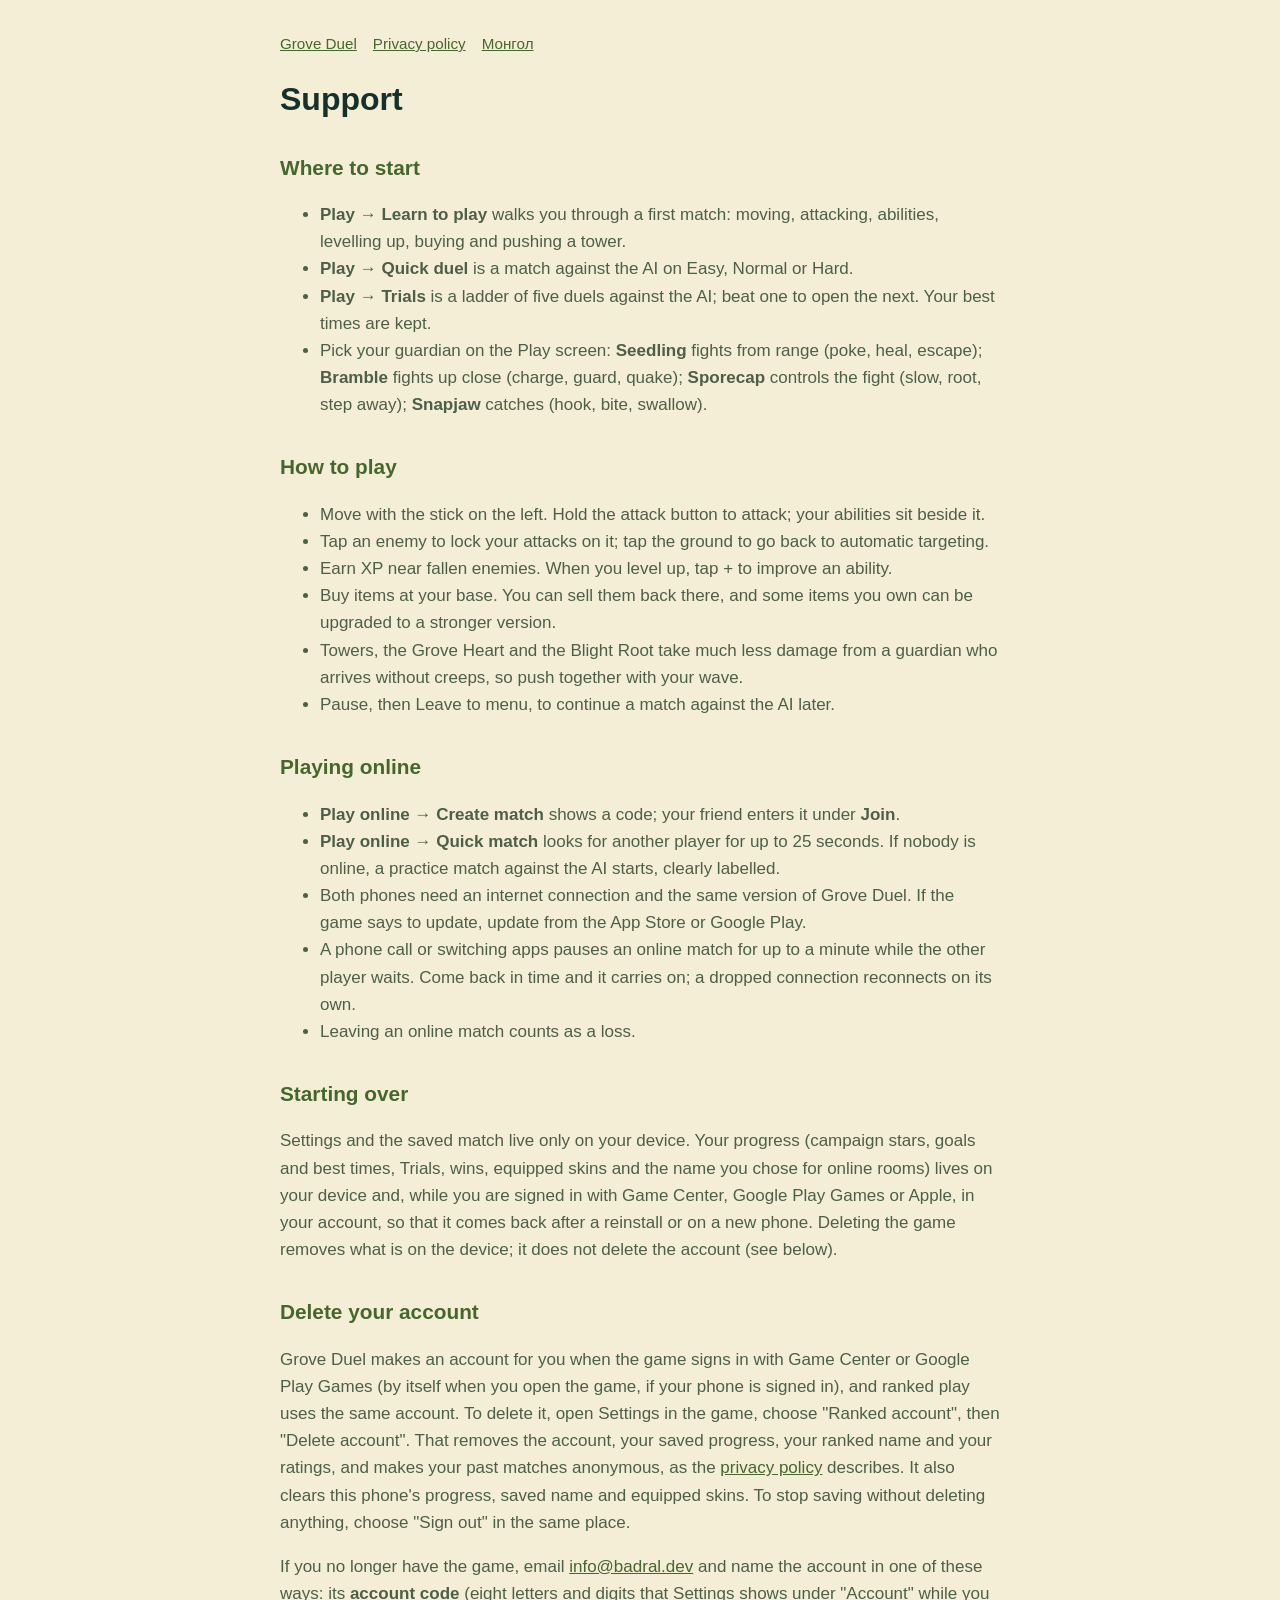
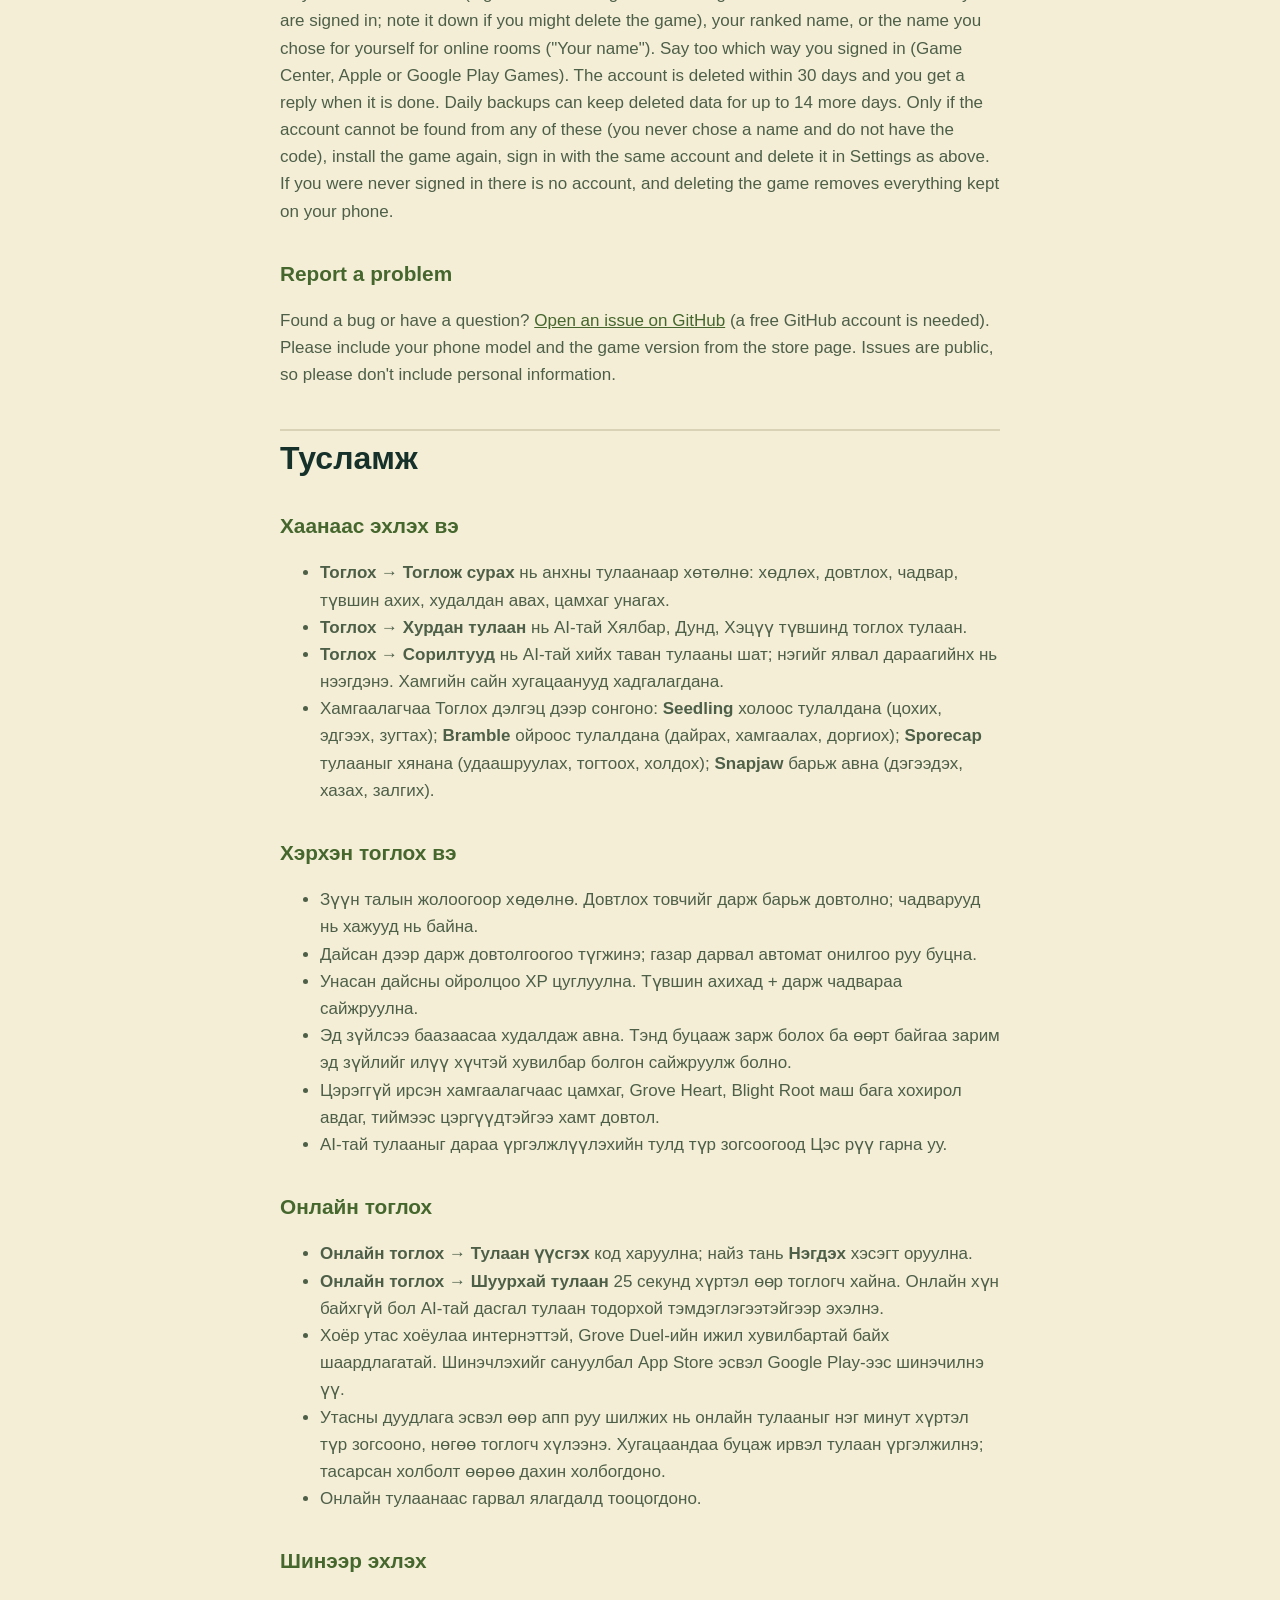
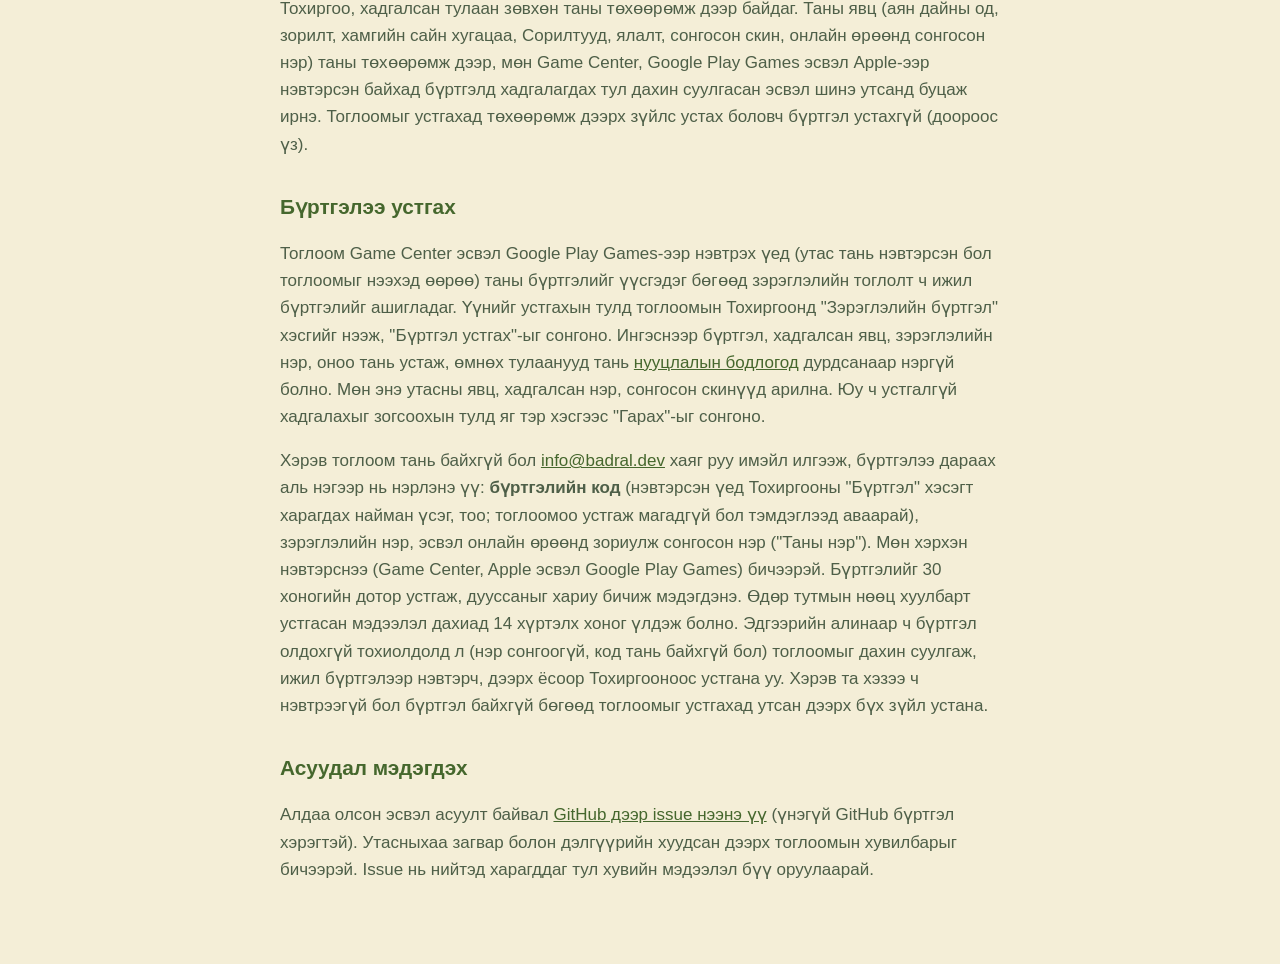
<file: support.html>
<!doctype html>
<html lang="en">
<head>
<meta charset="utf-8">
<meta name="viewport" content="width=device-width, initial-scale=1">
<title>Grove Duel support</title>
<link rel="stylesheet" href="style.css">
</head>
<body>
<main>
<nav><a href="index.html">Grove Duel</a><a href="privacy.html">Privacy policy</a><a href="#mn">Монгол</a></nav>
<h1>Support</h1>

<h2>Where to start</h2>
<ul>
<li><strong>Play → Learn to play</strong> walks you through a first match: moving, attacking, abilities, levelling up, buying and pushing a tower.</li>
<li><strong>Play → Quick duel</strong> is a match against the AI on Easy, Normal or Hard.</li>
<li><strong>Play → Trials</strong> is a ladder of five duels against the AI; beat one to open the next. Your best times are kept.</li>
<li>Pick your guardian on the Play screen: <strong>Seedling</strong> fights from range (poke, heal, escape); <strong>Bramble</strong> fights up close (charge, guard, quake); <strong>Sporecap</strong> controls the fight (slow, root, step away); <strong>Snapjaw</strong> catches (hook, bite, swallow).</li>
</ul>

<h2>How to play</h2>
<ul>
<li>Move with the stick on the left. Hold the attack button to attack; your abilities sit beside it.</li>
<li>Tap an enemy to lock your attacks on it; tap the ground to go back to automatic targeting.</li>
<li>Earn XP near fallen enemies. When you level up, tap + to improve an ability.</li>
<li>Buy items at your base. You can sell them back there, and some items you own can be upgraded to a stronger version.</li>
<li>Towers, the Grove Heart and the Blight Root take much less damage from a guardian who arrives without creeps, so push together with your wave.</li>
<li>Pause, then Leave to menu, to continue a match against the AI later.</li>
</ul>

<h2>Playing online</h2>
<ul>
<li><strong>Play online → Create match</strong> shows a code; your friend enters it under <strong>Join</strong>.</li>
<li><strong>Play online → Quick match</strong> looks for another player for up to 25 seconds. If nobody is online, a practice match against the AI starts, clearly labelled.</li>
<li>Both phones need an internet connection and the same version of Grove Duel. If the game says to update, update from the App Store or Google Play.</li>
<li>A phone call or switching apps pauses an online match for up to a minute while the other player waits. Come back in time and it carries on; a dropped connection reconnects on its own.</li>
<li>Leaving an online match counts as a loss.</li>
</ul>

<h2>Starting over</h2>
<p>Settings and the saved match live only on your device. Your progress (campaign stars, goals and best times, Trials, wins, equipped skins and the name you chose for online rooms) lives on your device and, while you are signed in with Game Center, Google Play Games or Apple, in your account, so that it comes back after a reinstall or on a new phone. Deleting the game removes what is on the device; it does not delete the account (see below).</p>

<h2 id="delete-account">Delete your account</h2>
<p>Grove Duel makes an account for you when the game signs in with Game Center or Google Play Games (by itself when you open the game, if your phone is signed in), and ranked play uses the same account. To delete it, open Settings in the game, choose "Ranked account", then "Delete account". That removes the account, your saved progress, your ranked name and your ratings, and makes your past matches anonymous, as the <a href="privacy.html">privacy policy</a> describes. It also clears this phone's progress, saved name and equipped skins. To stop saving without deleting anything, choose "Sign out" in the same place.</p>
<p>If you no longer have the game, email <a href="mailto:info@badral.dev">info@badral.dev</a> and name the account in one of these ways: its <strong>account code</strong> (eight letters and digits that Settings shows under "Account" while you are signed in; note it down if you might delete the game), your ranked name, or the name you chose for yourself for online rooms ("Your name"). Say too which way you signed in (Game Center, Apple or Google Play Games). The account is deleted within 30 days and you get a reply when it is done. Daily backups can keep deleted data for up to 14 more days. Only if the account cannot be found from any of these (you never chose a name and do not have the code), install the game again, sign in with the same account and delete it in Settings as above. If you were never signed in there is no account, and deleting the game removes everything kept on your phone.</p>

<h2>Report a problem</h2>
<p>Found a bug or have a question? <a href="https://github.com/Sezos/groveduel-site/issues/new">Open an issue on GitHub</a> (a free GitHub account is needed). Please include your phone model and the game version from the store page. Issues are public, so please don't include personal information.</p>

<section class="lang" id="mn" lang="mn">
<h1>Тусламж</h1>

<h2>Хаанаас эхлэх вэ</h2>
<ul>
<li><strong>Тоглох → Тоглож сурах</strong> нь анхны тулаанаар хөтөлнө: хөдлөх, довтлох, чадвар, түвшин ахих, худалдан авах, цамхаг унагах.</li>
<li><strong>Тоглох → Хурдан тулаан</strong> нь AI-тай Хялбар, Дунд, Хэцүү түвшинд тоглох тулаан.</li>
<li><strong>Тоглох → Сорилтууд</strong> нь AI-тай хийх таван тулааны шат; нэгийг ялвал дараагийнх нь нээгдэнэ. Хамгийн сайн хугацаанууд хадгалагдана.</li>
<li>Хамгаалагчаа Тоглох дэлгэц дээр сонгоно: <strong>Seedling</strong> холоос тулалдана (цохих, эдгээх, зугтах); <strong>Bramble</strong> ойроос тулалдана (дайрах, хамгаалах, доргиох); <strong>Sporecap</strong> тулааныг хянана (удаашруулах, тогтоох, холдох); <strong>Snapjaw</strong> барьж авна (дэгээдэх, хазах, залгих).</li>
</ul>

<h2>Хэрхэн тоглох вэ</h2>
<ul>
<li>Зүүн талын жолоогоор хөдөлнө. Довтлох товчийг дарж барьж довтолно; чадварууд нь хажууд нь байна.</li>
<li>Дайсан дээр дарж довтолгоогоо түгжинэ; газар дарвал автомат онилгоо руу буцна.</li>
<li>Унасан дайсны ойролцоо XP цуглуулна. Түвшин ахихад + дарж чадвараа сайжруулна.</li>
<li>Эд зүйлсээ баазаасаа худалдаж авна. Тэнд буцааж зарж болох ба өөрт байгаа зарим эд зүйлийг илүү хүчтэй хувилбар болгон сайжруулж болно.</li>
<li>Цэрэггүй ирсэн хамгаалагчаас цамхаг, Grove Heart, Blight Root маш бага хохирол авдаг, тиймээс цэргүүдтэйгээ хамт довтол.</li>
<li>AI-тай тулааныг дараа үргэлжлүүлэхийн тулд түр зогсоогоод Цэс рүү гарна уу.</li>
</ul>

<h2>Онлайн тоглох</h2>
<ul>
<li><strong>Онлайн тоглох → Тулаан үүсгэх</strong> код харуулна; найз тань <strong>Нэгдэх</strong> хэсэгт оруулна.</li>
<li><strong>Онлайн тоглох → Шуурхай тулаан</strong> 25 секунд хүртэл өөр тоглогч хайна. Онлайн хүн байхгүй бол AI-тай дасгал тулаан тодорхой тэмдэглэгээтэйгээр эхэлнэ.</li>
<li>Хоёр утас хоёулаа интернэттэй, Grove Duel-ийн ижил хувилбартай байх шаардлагатай. Шинэчлэхийг сануулбал App Store эсвэл Google Play-ээс шинэчилнэ үү.</li>
<li>Утасны дуудлага эсвэл өөр апп руу шилжих нь онлайн тулааныг нэг минут хүртэл түр зогсооно, нөгөө тоглогч хүлээнэ. Хугацаандаа буцаж ирвэл тулаан үргэлжилнэ; тасарсан холболт өөрөө дахин холбогдоно.</li>
<li>Онлайн тулаанаас гарвал ялагдалд тооцогдоно.</li>
</ul>

<h2>Шинээр эхлэх</h2>
<p>Тохиргоо, хадгалсан тулаан зөвхөн таны төхөөрөмж дээр байдаг. Таны явц (аян дайны од, зорилт, хамгийн сайн хугацаа, Сорилтууд, ялалт, сонгосон скин, онлайн өрөөнд сонгосон нэр) таны төхөөрөмж дээр, мөн Game Center, Google Play Games эсвэл Apple-ээр нэвтэрсэн байхад бүртгэлд хадгалагдах тул дахин суулгасан эсвэл шинэ утсанд буцаж ирнэ. Тоглоомыг устгахад төхөөрөмж дээрх зүйлс устах боловч бүртгэл устахгүй (доороос үз).</p>

<h2 id="delete-account-mn">Бүртгэлээ устгах</h2>
<p>Тоглоом Game Center эсвэл Google Play Games-ээр нэвтрэх үед (утас тань нэвтэрсэн бол тоглоомыг нээхэд өөрөө) таны бүртгэлийг үүсгэдэг бөгөөд зэрэглэлийн тоглолт ч ижил бүртгэлийг ашигладаг. Үүнийг устгахын тулд тоглоомын Тохиргоонд "Зэрэглэлийн бүртгэл" хэсгийг нээж, "Бүртгэл устгах"-ыг сонгоно. Ингэснээр бүртгэл, хадгалсан явц, зэрэглэлийн нэр, оноо тань устаж, өмнөх тулаанууд тань <a href="privacy.html#mn">нууцлалын бодлогод</a> дурдсанаар нэргүй болно. Мөн энэ утасны явц, хадгалсан нэр, сонгосон скинүүд арилна. Юу ч устгалгүй хадгалахыг зогсоохын тулд яг тэр хэсгээс "Гарах"-ыг сонгоно.</p>
<p>Хэрэв тоглоом тань байхгүй бол <a href="mailto:info@badral.dev">info@badral.dev</a> хаяг руу имэйл илгээж, бүртгэлээ дараах аль нэгээр нь нэрлэнэ үү: <strong>бүртгэлийн код</strong> (нэвтэрсэн үед Тохиргооны "Бүртгэл" хэсэгт харагдах найман үсэг, тоо; тоглоомоо устгаж магадгүй бол тэмдэглээд аваарай), зэрэглэлийн нэр, эсвэл онлайн өрөөнд зориулж сонгосон нэр ("Таны нэр"). Мөн хэрхэн нэвтэрснээ (Game Center, Apple эсвэл Google Play Games) бичээрэй. Бүртгэлийг 30 хоногийн дотор устгаж, дууссаныг хариу бичиж мэдэгдэнэ. Өдөр тутмын нөөц хуулбарт устгасан мэдээлэл дахиад 14 хүртэлх хоног үлдэж болно. Эдгээрийн алинаар ч бүртгэл олдохгүй тохиолдолд л (нэр сонгоогүй, код тань байхгүй бол) тоглоомыг дахин суулгаж, ижил бүртгэлээр нэвтэрч, дээрх ёсоор Тохиргооноос устгана уу. Хэрэв та хэзээ ч нэвтрээгүй бол бүртгэл байхгүй бөгөөд тоглоомыг устгахад утсан дээрх бүх зүйл устана.</p>

<h2>Асуудал мэдэгдэх</h2>
<p>Алдаа олсон эсвэл асуулт байвал <a href="https://github.com/Sezos/groveduel-site/issues/new">GitHub дээр issue нээнэ үү</a> (үнэгүй GitHub бүртгэл хэрэгтэй). Утасныхаа загвар болон дэлгүүрийн хуудсан дээрх тоглоомын хувилбарыг бичээрэй. Issue нь нийтэд харагддаг тул хувийн мэдээлэл бүү оруулаарай.</p>
</section>
</main>
</body>
</html>
</file>
<file: home.css>
/* Grove Duel home page. privacy.html and support.html keep style.css. */

@font-face { font-family: "Rubik"; src: url(fonts/Rubik-ExtraBold.ttf) format("truetype"); font-weight: 800; font-display: swap; }
@font-face { font-family: "Onest"; src: url(fonts/Onest-Regular.ttf) format("truetype"); font-weight: 400; font-display: swap; }
@font-face { font-family: "Onest"; src: url(fonts/Onest-SemiBold.ttf) format("truetype"); font-weight: 600; font-display: swap; }

:root {
  --ground: #0c1b0b;
  --forest: #12290f;
  --forest-2: #183614;
  --moss: #2f5e22;
  --leaf: #a6e06a;
  --sun: #f6c94c;
  --sun-hi: #ffd969;
  --on-sun: #1f2a0b;
  --text: #eef0e2;
  --text-2: #bccbaa;
  --band: #f1e7c9;
  --band-ink: #1b3013;
  --band-ink-2: #4d5d3c;
  --line: rgba(166, 224, 106, .18);
  --radius: 22px;
  --gutter: clamp(20px, 4vw, 44px);
  --max: 1180px;
  --ease: cubic-bezier(.16, 1, .3, 1);
  color-scheme: dark;
}

* { box-sizing: border-box; }
html { scroll-behavior: smooth; scrollbar-color: var(--moss) var(--ground); -webkit-text-size-adjust: 100%; }
body {
  margin: 0;
  background: var(--ground);
  color: var(--text);
  font: 400 17px/1.6 "Onest", system-ui, -apple-system, "Segoe UI", Roboto, sans-serif;
  caret-color: var(--sun);
  -webkit-font-smoothing: antialiased;
}
::selection { background: var(--sun); color: var(--on-sun); }
img, video { display: block; max-width: 100%; }
a { color: var(--sun); text-underline-offset: .2em; text-decoration-thickness: 1.5px; }
a:hover { color: var(--sun-hi); }
:focus-visible { outline: 3px solid var(--sun); outline-offset: 3px; border-radius: 6px; }
h1, h2, h3 { font-family: "Rubik", "Onest", system-ui, sans-serif; font-weight: 800; line-height: 1.04; letter-spacing: -.01em; margin: 0; text-wrap: balance; }
p { margin: 0; text-wrap: pretty; }
.wrap { width: 100%; max-width: var(--max); margin: 0 auto; padding: 0 var(--gutter); }
.skip { position: absolute; left: -999px; top: 8px; z-index: 50; background: var(--sun); color: var(--on-sun); padding: 10px 16px; border-radius: 10px; font-weight: 600; }
.skip:focus { left: 12px; }

/* ---------- store buttons ---------- */
.stores { display: flex; flex-wrap: wrap; gap: 12px; }
.store {
  display: inline-flex; align-items: center; gap: 12px;
  min-height: 58px; padding: 9px 22px 9px 16px;
  border-radius: 16px; text-decoration: none;
  background: var(--sun); color: var(--on-sun);
  box-shadow: 0 10px 24px -10px rgba(246, 201, 76, .55), inset 0 -3px 0 rgba(0, 0, 0, .14);
  transition: transform .25s var(--ease), background-color .2s, box-shadow .25s var(--ease);
}
.store:hover { background: var(--sun-hi); color: var(--on-sun); transform: translateY(-2px); box-shadow: 0 16px 30px -12px rgba(246, 201, 76, .7), inset 0 -3px 0 rgba(0, 0, 0, .14); }
.store:active { transform: translateY(1px); }
.store svg { width: 26px; height: 26px; flex: none; }
.store span { display: flex; flex-direction: column; line-height: 1.1; }
.store small { font-size: 12px; font-weight: 600; opacity: .78; }
.store b { font-family: "Rubik", sans-serif; font-weight: 800; font-size: 19px; letter-spacing: .005em; }
/* On a phone, the visitor's own store leads and the other steps back. */
.is-ios .store[data-store="play"], .is-android .store[data-store="ios"] {
  background: rgba(12, 27, 11, .55); color: var(--text); box-shadow: inset 0 0 0 1.5px rgba(238, 240, 226, .35);
  -webkit-backdrop-filter: blur(6px); backdrop-filter: blur(6px);
}
.is-android .store[data-store="play"] { order: -1; }

/* ---------- top bar ---------- */
.top { position: absolute; inset: 0 0 auto; z-index: 3; }
.top .wrap { display: flex; align-items: center; justify-content: space-between; gap: 16px; height: 76px; }
.brand { display: inline-flex; align-items: center; gap: 10px; color: var(--text); text-decoration: none; font-family: "Rubik", sans-serif; font-weight: 800; font-size: 19px; }
.brand img { width: 36px; height: 36px; border-radius: 10px; box-shadow: 0 4px 12px rgba(0, 0, 0, .35); }
.top nav { display: flex; align-items: center; gap: 26px; font-size: 15px; font-weight: 600; }
.top nav a { color: var(--text); text-decoration: none; opacity: .88; }
.top nav a:hover { opacity: 1; color: var(--sun-hi); }
.top nav .lang { padding: 6px 12px; border-radius: 99px; box-shadow: inset 0 0 0 1.5px rgba(238, 240, 226, .4); opacity: 1; }
@media (max-width: 860px) { .top nav a:not(.lang) { display: none; } }

/* ---------- hero ---------- */
.hero { position: relative; min-height: max(640px, 100svh); max-height: 1080px; display: flex; align-items: flex-end; overflow: hidden; isolation: isolate; }
.hero-art, .hero-art img { position: absolute; inset: 0; width: 100%; height: 100%; }
.hero-art img { object-fit: cover; object-position: 50% 40%; }
.hero::after {
  content: ""; position: absolute; inset: 0; z-index: 1; pointer-events: none;
  /* ground fade first so it paints on top; the copy scrim is anchored behind the copy, not a full-height band */
  background:
    linear-gradient(0deg, var(--ground) 0%, rgba(12, 27, 11, .55) 22%, rgba(12, 27, 11, 0) 46%),
    radial-gradient(72% 82% at 8% 92%, rgba(8, 20, 7, .9) 0%, rgba(8, 20, 7, .7) 40%, rgba(8, 20, 7, 0) 78%),
    linear-gradient(180deg, rgba(8, 20, 7, .55) 0%, rgba(8, 20, 7, 0) 18%);
}
.hero-copy { position: relative; z-index: 2; padding-bottom: clamp(48px, 9vh, 96px); }
.hero h1 { font-size: clamp(3.6rem, 10vw, 6rem); color: #fff; text-shadow: 0 4px 30px rgba(0, 0, 0, .45); }
.mark { display: flex; align-items: center; gap: 10px; margin: 14px 0 22px; }
.mark svg { width: 22px; height: 22px; color: var(--sun); }
.mark i { display: block; width: 92px; height: 4px; border-radius: 4px; background: linear-gradient(90deg, var(--sun), rgba(246, 201, 76, 0)); }
.lead { font-size: clamp(1.25rem, 2.3vw, 1.6rem); font-weight: 600; line-height: 1.3; max-width: 22ch; color: #fff; }
.sub { margin: 12px 0 28px; max-width: 40ch; color: var(--text-2); font-size: 17px; }
.hero .meta { margin-top: 18px; font-size: 14px; color: var(--text-2); }

@media (max-width: 760px) {
  .hero { min-height: max(600px, 100svh); }
  /* the tall key art sits whole at the top so all four guardians stay in view above the copy */
  .hero-art img {
    height: auto; bottom: auto; aspect-ratio: 4 / 5; object-position: 50% 0;
    -webkit-mask-image: linear-gradient(180deg, #000 72%, transparent 100%); mask-image: linear-gradient(180deg, #000 72%, transparent 100%);
  }
  .hero::after {
    background:
      linear-gradient(0deg, var(--ground) 0%, var(--ground) 36%, rgba(12, 27, 11, .6) 48%, rgba(12, 27, 11, 0) 60%),
      linear-gradient(180deg, rgba(8, 20, 7, .6) 0%, rgba(8, 20, 7, 0) 16%);
  }
  .hero-copy { padding-bottom: 36px; }
  .mark { margin: 10px 0 16px; }
  .sub { margin-bottom: 22px; font-size: 16px; }
  .stores { display: grid; grid-template-columns: 1fr; }
  .store { justify-content: center; }
}

/* the one authored moment: the grove settles into focus, then the copy rises */
@media (prefers-reduced-motion: no-preference) {
  .hero-art img { animation: settle 1.2s var(--ease) both; }
  .hero-copy > :not(.stores) { animation: rise .8s var(--ease) both; }
  .hero-copy > :nth-child(2) { animation-delay: .08s; }
  .hero-copy > :nth-child(3) { animation-delay: .14s; }
  .hero-copy > :nth-child(4) { animation-delay: .2s; }
  .hero-copy > :nth-child(6) { animation-delay: .26s; }
}
@keyframes settle { from { transform: scale(1.06); filter: saturate(.7); } to { transform: none; filter: none; } }
@keyframes rise { from { opacity: .35; transform: translateY(14px); } to { opacity: 1; transform: none; } }

/* ---------- sections ---------- */
section { padding: clamp(72px, 11vw, 132px) 0; position: relative; }
section h2 { font-size: clamp(2.1rem, 5vw, 3.5rem); }
.intro { max-width: 60ch; margin-top: 16px; font-size: 18px; color: var(--text-2); }

/* match: an annotated real screenshot */
.match { background: var(--ground); padding-top: clamp(40px, 6vw, 72px); }
.shot { position: relative; margin-top: clamp(32px, 5vw, 52px); border-radius: 28px; padding: 10px; background: #050c04; box-shadow: 0 40px 80px -30px rgba(0, 0, 0, .8), 0 0 0 1px var(--line); }
.shot img { width: 100%; height: auto; aspect-ratio: 16 / 9; object-fit: cover; border-radius: 20px; }
.pin {
  position: absolute; width: 34px; height: 34px; margin: -17px 0 0 -17px; border-radius: 50%;
  display: grid; place-items: center; font: 800 15px/1 "Rubik", sans-serif;
  background: var(--sun); color: var(--on-sun);
  box-shadow: 0 0 0 5px rgba(246, 201, 76, .3), 0 6px 14px rgba(0, 0, 0, .45);
}
/* pins ping twice, in reading order, when the screenshot comes into view */
@media (prefers-reduced-motion: no-preference) {
  .pin::after { content: ""; position: absolute; inset: -5px; border-radius: 50%; border: 2px solid var(--sun); opacity: 0; }
  .shot.live .pin::after { animation: ping 1.8s var(--ease) 2; }
  .shot.live .pin:nth-of-type(2)::after { animation-delay: .25s; }
  .shot.live .pin:nth-of-type(3)::after { animation-delay: .5s; }
  .shot.live .pin:nth-of-type(4)::after { animation-delay: .75s; }
}
@keyframes ping { 0% { transform: scale(1); opacity: .9; } 70%, 100% { transform: scale(1.9); opacity: 0; } }
.legend { list-style: none; padding: 0; margin: 28px 0 0; display: grid; grid-template-columns: repeat(4, 1fr); gap: 28px; counter-reset: pin; }
.legend li { counter-increment: pin; font-size: 15.5px; color: var(--text-2); }
.legend strong { display: flex; align-items: center; gap: 10px; color: var(--text); font-size: 17px; margin-bottom: 4px; }
.legend strong::before { content: counter(pin); width: 26px; height: 26px; border-radius: 50%; display: grid; place-items: center; flex: none; background: var(--sun); color: var(--on-sun); font: 800 13px/1 "Rubik", sans-serif; }
@media (max-width: 860px) { .legend { grid-template-columns: 1fr 1fr; gap: 22px 20px; } }
@media (max-width: 520px) {
  .shot { padding: 6px; border-radius: 18px; margin-left: calc(var(--gutter) * -.5); margin-right: calc(var(--gutter) * -.5); }
  .shot img { border-radius: 13px; }
  .pin { width: 26px; height: 26px; margin: -13px 0 0 -13px; font-size: 12px; box-shadow: 0 0 0 3px rgba(246, 201, 76, .3), 0 4px 10px rgba(0, 0, 0, .45); }
  /* on a narrow shot the HUD packs tighter: keep pin 3 inside the frame and pin 4 off the coin */
  .shot .pin:nth-of-type(3) { top: 11% !important; }
  .shot .pin:nth-of-type(4) { left: 77% !important; }
  .legend { grid-template-columns: 1fr; }
}

/* guardians: the signature picker */
.guardians {
  background:
    linear-gradient(180deg, var(--ground) 0, rgba(12, 27, 11, 0) 180px),
    radial-gradient(120% 80% at 75% 40%, #24481b 0%, var(--forest) 52%, var(--ground) 100%);
  overflow: hidden;
}
.g-layout { display: grid; grid-template-columns: minmax(280px, 440px) 1fr; gap: clamp(32px, 6vw, 80px); align-items: center; margin-top: clamp(32px, 5vw, 56px); }
.stage { position: relative; aspect-ratio: 4 / 5; border-radius: 30px; overflow: hidden; background: var(--forest-2); box-shadow: 0 40px 90px -30px rgba(0, 0, 0, .85), 0 0 0 1px rgba(246, 201, 76, .28); }
.stage video, .stage img { position: absolute; inset: 0; width: 100%; height: 100%; object-fit: cover; object-position: 50% 30%; }
.stage figure { margin: 0; position: absolute; inset: 0; opacity: 0; transition: opacity .6s var(--ease); }
.stage figure.on { opacity: 1; }
.picker { display: grid; grid-template-columns: repeat(4, 1fr); gap: 12px; max-width: 520px; }
.pick {
  appearance: none; border: 0; padding: 0; cursor: pointer; text-align: left; color: var(--text);
  background: none; font: inherit; border-radius: 18px;
}
.pick span.face { display: block; aspect-ratio: 4 / 5; border-radius: 18px; background-size: cover; background-position: 50% 18%; box-shadow: 0 0 0 2px rgba(238, 240, 226, .14); filter: saturate(.55) brightness(.75); transition: filter .35s var(--ease), box-shadow .35s var(--ease), transform .35s var(--ease); }
.pick b { display: block; margin-top: 8px; font: 800 15px/1.2 "Rubik", sans-serif; opacity: .7; transition: opacity .2s; }
.pick:hover span.face { filter: saturate(.85) brightness(.92); transform: translateY(-3px); }
.pick[aria-selected="true"] span.face { filter: none; box-shadow: 0 0 0 3px var(--sun), 0 12px 26px -10px rgba(246, 201, 76, .6); transform: translateY(-3px); }
.pick[aria-selected="true"] b { opacity: 1; color: var(--sun); }
.g-panel { margin-top: 36px; max-width: 560px; }
.g-panel[hidden] { display: none; }
.g-panel h3 { font-size: clamp(2.6rem, 5.4vw, 4.2rem); color: #fff; }
.role { display: inline-block; margin-top: 10px; font-weight: 600; color: var(--leaf); font-size: 18px; }
.g-panel > p { margin-top: 12px; font-size: 18px; color: var(--text-2); max-width: 44ch; }
.skills { list-style: none; padding: 0; margin: 26px 0 0; border-top: 1px solid var(--line); }
.skills li { display: grid; grid-template-columns: 150px 1fr; gap: 16px; padding: 14px 0; border-bottom: 1px solid var(--line); font-size: 16px; color: var(--text-2); }
.skills b { color: var(--text); font-weight: 600; }
@media (prefers-reduced-motion: no-preference) { .g-panel:not([hidden]) { animation: rise .55s var(--ease) both; } }
@media (max-width: 860px) {
  .g-layout { grid-template-columns: 1fr; }
  .stage { max-width: 460px; width: 100%; margin: 0 auto; order: 2; }
  .g-side { display: contents; }
  .picker { order: 1; max-width: none; }
  .g-panels { order: 3; }
  .g-panel { margin-top: 0; }
  .skills li { grid-template-columns: 1fr; gap: 2px; }
}
@media (max-width: 420px) { .pick b { font-size: 12.5px; } .picker { gap: 8px; } }

/* ways to play: a sunlit band */
.modes { background: var(--band); color: var(--band-ink); }
.modes h2 { color: var(--band-ink); }
.modes .intro { color: var(--band-ink-2); }
.modes a { color: #6b4d00; }
.cols { display: grid; grid-template-columns: 1fr 1fr; gap: clamp(32px, 6vw, 88px); margin-top: clamp(36px, 5vw, 56px); }
.cols h3 { font-size: 26px; display: flex; align-items: center; gap: 12px; padding-bottom: 16px; border-bottom: 2px solid var(--band-ink); }
.cols h3 svg { width: 30px; height: 30px; color: var(--moss); }
.ways { list-style: none; padding: 0; margin: 0; }
.ways li { display: grid; grid-template-columns: 40px 1fr; gap: 6px 14px; padding: 18px 0; border-bottom: 1px solid rgba(27, 48, 19, .16); }
.ways svg { width: 26px; height: 26px; color: var(--moss); margin-top: 2px; grid-row: span 2; }
.ways b { font-family: "Rubik", sans-serif; font-weight: 800; font-size: 19px; line-height: 1.25; }
.ways span { color: var(--band-ink-2); font-size: 16px; }
.note { margin-top: 30px; font-size: 15px; color: var(--band-ink-2); }
@media (max-width: 760px) { .cols { grid-template-columns: 1fr; } }

/* streamers and the maker's note */
.creators { background: var(--ground); }
.c-grid { display: grid; grid-template-columns: 1.1fr .9fr; gap: clamp(36px, 6vw, 88px); align-items: start; }
.c-list { list-style: none; padding: 0; margin: 30px 0 34px; }
.c-list li { display: flex; gap: 14px; align-items: flex-start; padding: 12px 0; font-size: 18px; }
.c-list svg { width: 24px; height: 24px; flex: none; color: var(--leaf); margin-top: 3px; }
.mail { display: inline-flex; align-items: center; gap: 10px; padding: 14px 22px; border-radius: 14px; font-weight: 600; text-decoration: none; color: var(--text); box-shadow: inset 0 0 0 1.5px rgba(238, 240, 226, .45); transition: box-shadow .2s, color .2s, background-color .2s; }
.mail:hover { color: var(--on-sun); background: var(--sun); box-shadow: none; }
.mail svg { width: 20px; height: 20px; }
.maker { position: relative; margin: 0; padding: 34px 32px 30px; border-radius: var(--radius); background: linear-gradient(160deg, #1d3d17, #12290f); box-shadow: 0 30px 60px -30px rgba(0, 0, 0, .8), inset 0 0 0 1px var(--line); }
.maker::before { content: ""; position: absolute; top: -22px; left: 28px; width: 46px; height: 46px; border-radius: 14px; background: url(icon.png) center/cover; box-shadow: 0 8px 18px rgba(0, 0, 0, .45); }
.maker p { font-size: 17.5px; line-height: 1.65; color: var(--text); }
.maker p + p { margin-top: 14px; }
.maker footer { margin-top: 22px; font-weight: 600; color: var(--sun); }
.maker footer span { display: block; font-weight: 400; color: var(--text-2); font-size: 15px; }
@media (max-width: 860px) { .c-grid { grid-template-columns: 1fr; } .maker { margin-top: 18px; } }

/* close */
/* close: the call to download, then the four guardians lined up beneath it */
.close { padding-top: clamp(40px, 6vw, 72px); padding-bottom: 0; text-align: center; overflow: hidden; }
.close > img {
  position: relative; z-index: -1; width: 100%; height: clamp(280px, 42vw, 760px); object-fit: cover; object-position: 50% 62%;
  margin-top: clamp(-48px, -3vw, -16px);
  -webkit-mask-image: linear-gradient(180deg, transparent 0%, #000 26%, #000 76%, transparent 100%);
  mask-image: linear-gradient(180deg, transparent 0%, #000 26%, #000 76%, transparent 100%);
}
.close h2 { font-size: clamp(2.6rem, 7vw, 5rem); color: #fff; }
.close p { margin: 14px auto 30px; color: var(--text-2); font-size: 18px; }
.close .stores { justify-content: center; }
@media (max-width: 760px) { .close .stores { max-width: 340px; margin: 0 auto; } }

/* footer */
.foot { background: var(--ground); border-top: 1px solid var(--line); padding: 34px 0 calc(34px + env(safe-area-inset-bottom)); font-size: 15px; color: var(--text-2); }
.foot .wrap { display: flex; flex-wrap: wrap; align-items: center; justify-content: space-between; gap: 18px 32px; }
.foot nav { display: flex; flex-wrap: wrap; gap: 10px 24px; }
.foot a { color: var(--text-2); text-decoration: none; }
.foot a:hover { color: var(--sun-hi); text-decoration: underline; }

/* phone-only download bar once the hero buttons scroll away */
.dock {
  position: fixed; left: 12px; right: 12px; bottom: calc(12px + env(safe-area-inset-bottom)); z-index: 20;
  display: none; align-items: center; justify-content: space-between; gap: 12px;
  padding: 10px 10px 10px 12px; border-radius: 18px;
  background: rgba(12, 27, 11, .86); -webkit-backdrop-filter: blur(14px) saturate(1.3); backdrop-filter: blur(14px) saturate(1.3);
  box-shadow: 0 18px 40px -12px rgba(0, 0, 0, .7), inset 0 0 0 1px var(--line);
  transform: translateY(140%); transition: transform .45s var(--ease);
}
.dock.show { transform: none; }
.dock .brand { font-size: 16px; }
.dock .brand img { width: 32px; height: 32px; }
.dock .brand small { display: block; font: 400 13px/1.2 "Onest", sans-serif; color: var(--text-2); }
.dock a.get { flex: none; padding: 11px 20px; border-radius: 12px; background: var(--sun); color: var(--on-sun); font: 800 16px/1 "Rubik", sans-serif; text-decoration: none; }
@media (max-width: 760px) { .dock { display: flex; } }

@media (prefers-reduced-motion: reduce) { html { scroll-behavior: auto; } * { transition: none !important; } }
</file>
<file: style.css>
:root { --ink: #16302a; --leaf: #45672d; --paper: #f4eed7; --muted: #4e5f48; }
* { box-sizing: border-box; }
body { margin: 0; background: var(--paper); color: var(--ink); font: 17px/1.6 -apple-system, BlinkMacSystemFont, "Segoe UI", Roboto, "Helvetica Neue", Arial, sans-serif; }
main { max-width: 760px; margin: 0 auto; padding: 32px 20px 64px; }
h1 { font-size: 2rem; line-height: 1.2; margin: 0 0 4px; }
h2 { font-size: 1.3rem; margin: 32px 0 8px; color: var(--leaf); }
h3 { font-size: 1.05rem; margin: 20px 0 4px; }
p, li { color: var(--muted); }
a { color: var(--leaf); }
nav { font-size: .95rem; margin-bottom: 24px; }
nav a { margin-right: 16px; }
.lang { border-top: 2px solid #d9d2b6; margin-top: 40px; padding-top: 8px; }
.small { font-size: .9rem; }
.hero { display: flex; align-items: center; gap: 18px; margin-bottom: 8px; }
.hero img { border-radius: 22px; box-shadow: 0 6px 18px rgba(22, 48, 42, .25); }
.hero h1 { margin: 0; }
.tagline { margin: 2px 0 0; font-weight: 600; color: var(--leaf); }
.stores { display: flex; flex-wrap: wrap; align-items: center; gap: 12px 18px; margin: 20px 0 24px; }
.store { display: inline-block; background: var(--ink); color: var(--paper); text-decoration: none; font-weight: 600; padding: 10px 18px; border-radius: 10px; }
.store:hover { background: var(--leaf); }
.soon { font-size: .95rem; color: var(--muted); }
</file>
